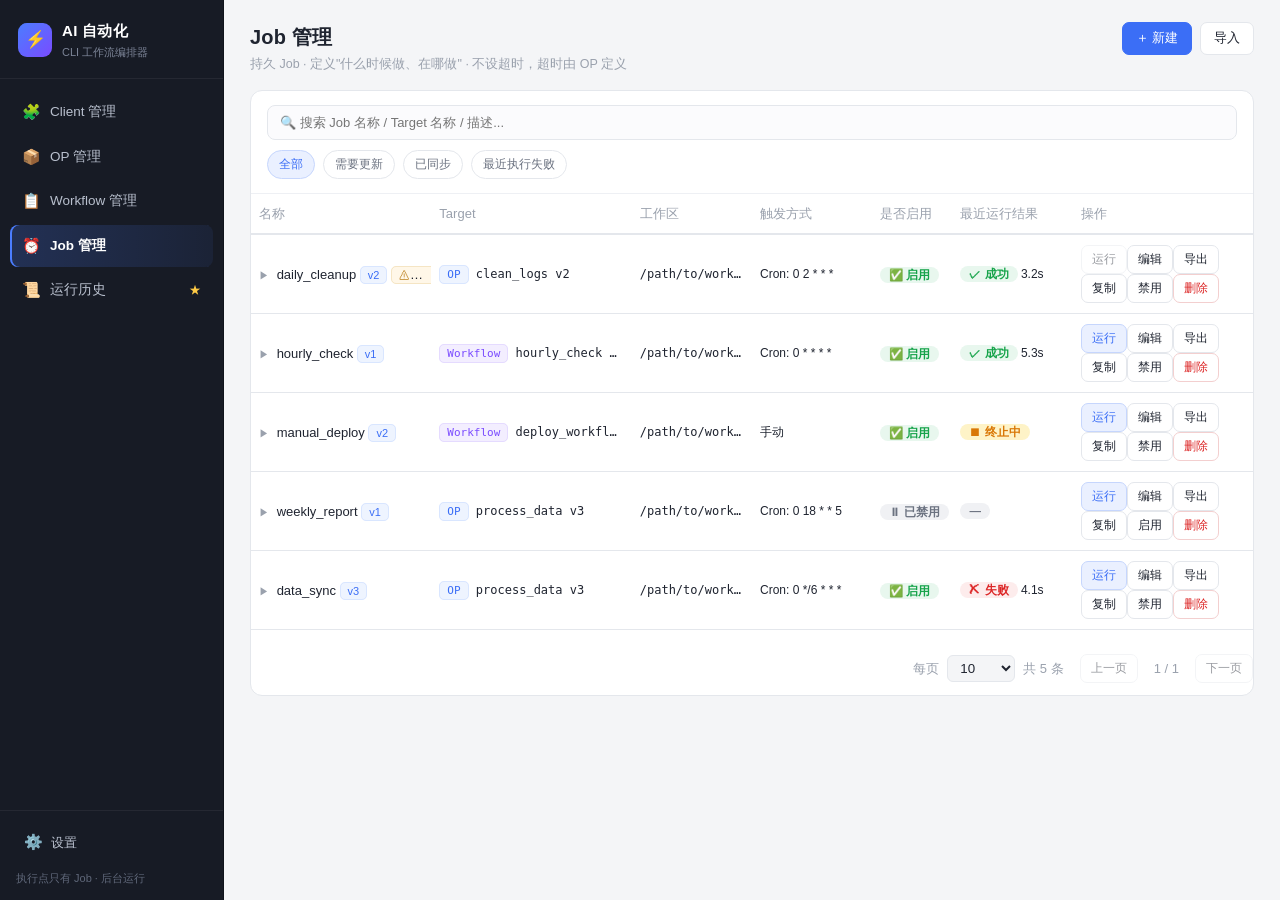
<file: docs/cli非交互式/原型图/job.html>
﻿<!DOCTYPE html>
<html lang="zh-CN">
<head>
<meta charset="UTF-8" />
<meta name="viewport" content="width=device-width, initial-scale=1" />
<title>Job 管理 · AI 自动化</title>
<script src="mock-data.js"></script>
<style>
  *{box-sizing:border-box;margin:0;padding:0}
  :root{
    --bg:#f4f5f7;--panel:#fff;--border:#e4e7ec;--border-soft:#eef0f4;
    --text:#1f2430;--text-2:#6b7280;--text-3:#9aa1ad;
    --text-dim:#9aa1ad;   /* N12：补充定义（取 --text-3 同值）；此前多处 var(--text-dim) 无定义 → 灰色层次丢失 */
    --accent:#3b6ef6;--accent-soft:#eaf0ff;
    --sidebar:#171b25;--sidebar-hover:#232838;
    --failed:#dc2626;--failed-bg:#fdecec;
    --success:#16a34a;--success-bg:#e8f7ee;
    --warn:#d97706;--warn-bg:#fff7e8;
  }
  body{font-family:-apple-system,BlinkMacSystemFont,"Segoe UI","PingFang SC","Hiragino Sans GB","Microsoft YaHei",sans-serif;background:var(--bg);color:var(--text);font-size:14px;line-height:1.5;-webkit-font-smoothing:antialiased}
  .app{display:flex;min-height:100vh}

  /* ---------- 左侧固定菜单栏 ---------- */
  .sidebar{width:224px;flex:0 0 224px;background:var(--sidebar);color:#c8cedb;display:flex;flex-direction:column;position:sticky;top:0;height:100vh;border-right:1px solid #0f131b}
  .brand{display:flex;align-items:center;gap:10px;padding:20px 18px 18px;border-bottom:1px solid rgba(255,255,255,.06)}
  .brand-mark{width:34px;height:34px;border-radius:9px;background:linear-gradient(135deg,#4b7dff,#7a4bff);display:flex;align-items:center;justify-content:center;font-size:17px;flex:0 0 34px}
  .brand-name{color:#fff;font-size:15px;font-weight:600;letter-spacing:.3px}
  .brand-desc{font-size:11px;color:#7d8598;margin-top:1px}
  .menu{padding:12px 10px;display:flex;flex-direction:column;gap:2px;flex:1}
  .menu-item{display:flex;align-items:center;gap:10px;width:100%;padding:10px 12px;border:0;border-radius:8px;background:transparent;color:#b9c0ce;font-size:13.5px;font-family:inherit;text-align:left;cursor:pointer;text-decoration:none;transition:background .15s,color .15s}
  .menu-item:hover{background:var(--sidebar-hover);color:#e8ecf4}
  .menu-item.active{background:linear-gradient(90deg,rgba(75,125,255,.22),rgba(75,125,255,.08));color:#fff;font-weight:600;box-shadow:inset 2px 0 0 #4b7dff}
  .mi-icon{font-size:15px;width:18px;text-align:center}
  .star{margin-left:auto;color:#ffcb45;font-size:12px}
  .sidebar-foot{padding:12px 12px 14px;font-size:11px;color:#5f6779;border-top:1px solid rgba(255,255,255,.06)}
  .foot-settings{display:flex;align-items:center;gap:9px;width:100%;padding:8px 12px;margin-bottom:8px;border:0;border-radius:8px;background:transparent;color:#b9c0ce;font-size:13px;font-family:inherit;text-align:left;cursor:pointer;text-decoration:none;transition:background .15s,color .15s}
  .foot-settings:hover{background:var(--sidebar-hover);color:#e8ecf4}
  .foot-settings.active{background:linear-gradient(90deg,rgba(75,125,255,.22),rgba(75,125,255,.08));color:#fff;font-weight:600;box-shadow:inset 2px 0 0 #4b7dff}
  .foot-hint{padding:0 4px;color:#5f6779}

  /* ---------- 右侧内容区 ---------- */
  .content{flex:1;min-width:0;padding:22px 26px 40px}
  .view{display:none}
  .view.active{display:block}

  .page-head{display:flex;align-items:flex-start;justify-content:space-between;gap:16px;flex-wrap:wrap;margin-bottom:16px}
  .page-head h1{font-size:20px;font-weight:650;letter-spacing:.2px}
  .page-head .sub{font-size:12.5px;color:var(--text-3);margin-top:3px}
  .head-actions{display:flex;align-items:center;gap:8px}
  .back-link{display:inline-flex;align-items:center;gap:6px;font-size:13px;color:var(--text-2);cursor:pointer;background:none;border:0;font-family:inherit;padding:0;margin-bottom:12px}
  .back-link:hover{color:var(--accent)}

  /* 按钮 */
  .btn{font-family:inherit;font-size:12.5px;padding:7px 13px;border-radius:7px;border:1px solid var(--border);background:#fff;color:var(--text);cursor:pointer;transition:background .15s,border-color .15s,color .15s;white-space:nowrap}
  .btn:hover{background:#f7f8fa;border-color:#d2d7de}
  .btn-sm{padding:5px 10px;font-size:12px}
  .btn-primary{background:var(--accent);border-color:var(--accent);color:#fff;font-weight:500}
  .btn-primary:hover{background:#2f5fe0;border-color:#2f5fe0}
  .btn-ghost-primary{color:var(--accent);border-color:#c6d6fd;background:var(--accent-soft)}
  .btn-ghost-primary:hover{background:#dde8ff}
  .btn-danger{color:var(--failed);border-color:#f3cfcf;background:#fff}
  .btn-danger:hover{background:#fdf2f2}
  .btn:disabled{opacity:.45;cursor:not-allowed}

  /* 卡片 / 工具栏 */
  .card{background:var(--panel);border:1px solid var(--border);border-radius:12px;overflow:hidden}
  .toolbar{padding:14px 16px;border-bottom:1px solid var(--border-soft)}
  .search{width:100%;padding:9px 12px;border:1px solid var(--border);border-radius:8px;font-family:inherit;font-size:13px;outline:none;background:#fbfbfd}
  .search:focus{border-color:#b9cbfb;background:#fff;box-shadow:0 0 0 3px rgba(59,110,246,.09)}
  .filters{display:flex;gap:8px;flex-wrap:wrap;margin-top:10px}
  .chip{font-family:inherit;font-size:12px;padding:5px 11px;border-radius:999px;border:1px solid var(--border);background:#fff;color:var(--text-2);cursor:pointer}
  .chip:hover{border-color:#c9d3e5;color:var(--text)}
  .chip.active{background:var(--accent-soft);border-color:#c6d6fd;color:var(--accent);font-weight:500}

  /* Job 列表卡片 */
  .job-card{display:flex;align-items:flex-start;gap:13px;padding:15px 16px;border-bottom:1px solid var(--border-soft);transition:background .12s;flex-wrap:wrap}
  .expand-arrow{display:inline-block;font-size:10px;color:var(--text-3);transition:transform .15s;width:14px}
  .job-card.expanded .expand-arrow{transform:rotate(90deg)}
  .detail-panel{width:100%;padding:12px 16px 16px 40px;background:var(--bg-soft,#f9fafc);border-bottom:1px solid var(--border-soft)}
  .detail-table{width:100%;border-collapse:collapse;font-size:13px}
  .detail-table td{padding:6px 10px;border-bottom:1px solid var(--border-soft);vertical-align:top}
  .detail-table .dt-k{color:var(--text-3);width:90px;white-space:nowrap;font-weight:500}
  .detail-table .dt-v{color:var(--text)}
  .detail-table .mono{font-family:ui-monospace,SFMono-Regular,Menlo,Consolas,monospace;font-size:12px}
  .sub-table{width:100%;border-collapse:collapse;font-size:12px}
  .sub-table td{padding:3px 8px;border-bottom:1px solid var(--border-soft)}
  .sub-table .st-name{font-family:ui-monospace,SFMono-Regular,Menlo,Consolas,monospace;width:180px}
  .job-card:last-child{border-bottom:0}
  .job-card:hover{background:#fafbfd}
  .job-icon{width:34px;height:34px;flex:0 0 34px;border-radius:9px;background:#f3f5f9;border:1px solid var(--border-soft);display:flex;align-items:center;justify-content:center;font-size:15px}
  .job-main{flex:1;min-width:0}
  .job-title{display:flex;align-items:center;gap:8px;flex-wrap:wrap}
  .job-name{font-size:14px;font-weight:620}
  .job-sub{font-size:12.5px;color:var(--text-2);margin-top:6px;display:flex;gap:10px;flex-wrap:wrap;align-items:center}
  .job-sub .k{color:var(--text-3)}
  .job-last{font-size:12.5px;color:var(--text-2);margin-top:5px;display:flex;gap:10px;flex-wrap:wrap;align-items:center}
  .job-actions{display:flex;gap:6px;align-items:center;padding-top:2px}

  .tag{font-size:11px;padding:2px 7px;border-radius:5px;background:#f1f3f7;color:#5b6474;border:1px solid #e6e9ef;white-space:nowrap}
  .tag-ver{background:#eef4ff;color:#3b6ef6;border-color:#d9e6ff}
  .tag-op{background:#eef4ff;color:#3b6ef6;border-color:#d9e6ff}
  .tag-wf{background:#f3eeff;color:#7a4bff;border-color:#e5dbff}
  .tag-warn{background:#fff7e8;color:#b4740a;border-color:#f5e5c4}
  .mono{font-family:ui-monospace,SFMono-Regular,Menlo,Consolas,monospace;font-size:12px}

  .badge{font-size:11.5px;font-weight:600;padding:2px 9px;border-radius:999px;white-space:nowrap}
  .badge-success{color:var(--success);background:var(--success-bg)}
  .badge-failed{color:var(--failed);background:var(--failed-bg)}
  .badge-off{color:#6b7280;background:#f0f1f4}
  .badge-timeout{color:#b45309;background:#fef3c7}
  .badge-running{color:#1d6df0;background:rgba(29,109,240,.1)}
  .badge-waiting{color:#6b7280;background:#f0f1f4}
  .badge-terminating{color:#d97706;background:#fef3c7}

  /* ---------- 编辑器 ---------- */
  .editor-card{background:var(--panel);border:1px solid var(--border);border-radius:12px;overflow:hidden;max-width:720px}
  .editor-head{display:flex;align-items:center;gap:10px;padding:16px 20px;border-bottom:1px solid var(--border-soft)}
  .editor-head h2{font-size:16px;font-weight:620;display:flex;align-items:center;gap:8px}
  .editor-body{padding:20px}

  .field{margin-bottom:16px}
  .field:last-child{margin-bottom:0}
  .field label{display:block;font-size:12.5px;color:var(--text-2);margin-bottom:5px;font-weight:500}
  .field input[type=text],.field input[type=number],.field select,.field textarea{
    width:100%;padding:8px 11px;border:1px solid var(--border);border-radius:7px;
    font-family:inherit;font-size:13px;outline:none;background:#fbfbfd;
  }
  .field input:focus,.field select:focus,.field textarea:focus{border-color:#b9cbfb;background:#fff;box-shadow:0 0 0 3px rgba(59,110,246,.09)}
  .field .hint{font-size:11.5px;color:var(--text-3);margin-top:4px}
  .form-row{display:flex;gap:12px;flex-wrap:wrap}
  .form-row .field{flex:1;min-width:180px}

  .radio-group{display:flex;gap:16px;flex-wrap:wrap;padding:4px 0}
  .radio-group label{display:flex;align-items:center;gap:6px;font-size:13px;color:var(--text);cursor:pointer;font-weight:400}
  .radio-group input[type=radio]{accent-color:var(--accent);width:15px;height:15px}

  .section-title{font-size:13px;font-weight:600;color:var(--text-2);margin:18px 0 10px;padding-bottom:6px;border-bottom:1px solid var(--border-soft);display:flex;align-items:center;justify-content:space-between}
  .section-title:first-of-type{margin-top:0}

  .editor-foot{display:flex;justify-content:flex-end;gap:8px;padding:16px 20px;border-top:1px solid var(--border-soft);background:#fafbfd}

  /* 初始入参表格（name 只读，value 可编辑） */
  .input-table{width:100%;border:1px solid var(--border);border-radius:8px;overflow:hidden;font-size:12.5px}
  .input-table .it-head,.input-table .it-row{display:grid;grid-template-columns:1.2fr 2fr;gap:8px;padding:8px 10px;align-items:center}
  .input-table .it-head{background:#f7f8fb;color:var(--text-3);font-weight:600;font-size:11.5px;border-bottom:1px solid var(--border)}
  .input-table .it-row{border-bottom:1px solid var(--border-soft);background:#fff}
  .input-table .it-row:last-child{border-bottom:0}
  .input-table .it-name{font-family:ui-monospace,SFMono-Regular,Menlo,Consolas,monospace;font-size:12.5px;color:var(--text-2)}
  .input-table .it-row input{width:100%;padding:5px 8px;border:1px solid var(--border);border-radius:5px;font-family:inherit;font-size:12.5px;outline:none;background:#fbfbfd}
  .input-table .it-row input:focus{border-color:#b9cbfb;background:#fff}
  .input-table .it-empty{padding:14px;text-align:center;color:var(--text-3);font-size:12.5px;background:#fbfbfd}

  /* 触发方式 / 并发 */
  .cron-row{display:flex;align-items:center;gap:10px;margin-top:8px;padding-left:24px}
  .cron-row input{flex:1;padding:8px 11px;border:1px solid var(--border);border-radius:7px;font-family:ui-monospace,Menlo,Consolas,monospace;font-size:13px;outline:none;background:#fbfbfd}
  .cron-row input:focus{border-color:#b9cbfb;background:#fff;box-shadow:0 0 0 3px rgba(59,110,246,.09)}

  .info-box{background:#f7f9fd;border:1px solid #e2e9f7;border-radius:8px;padding:10px 13px;font-size:12.5px;color:#4a5a7a;margin-top:8px;display:flex;gap:8px;align-items:flex-start}
  .info-box.warn{background:#fff8e9;border-color:#f3e4bd;color:#96660a}

  .target-config{display:none}
  .target-config.active{display:block}

  /* ---------- 弹窗 ---------- */
  .overlay{position:fixed;inset:0;background:rgba(23,27,37,.5);display:none;align-items:center;justify-content:center;z-index:50;padding:20px}
  .overlay.active{display:flex}
  .modal{background:#fff;border-radius:12px;width:100%;max-width:520px;box-shadow:0 18px 48px rgba(0,0,0,.18);overflow:hidden;max-height:90vh;display:flex;flex-direction:column}
  .modal-head{padding:16px 20px;border-bottom:1px solid var(--border-soft);font-size:15px;font-weight:620}
  .modal-body{padding:20px;overflow-y:auto}
  .modal-foot{display:flex;justify-content:flex-end;gap:8px;padding:14px 20px;border-top:1px solid var(--border-soft);background:#fafbfd}
  .modal .field{margin-bottom:14px}
  .modal .field:last-child{margin-bottom:0}
  .modal .field label{display:block;font-size:12.5px;color:var(--text-2);margin-bottom:5px;font-weight:500}
  .modal .field input,.modal .field select{width:100%;padding:8px 11px;border:1px solid var(--border);border-radius:7px;font-family:inherit;font-size:13px;outline:none;background:#fbfbfd}
  .modal .field input:focus,.modal .field select:focus{border-color:#b9cbfb;background:#fff;box-shadow:0 0 0 3px rgba(59,110,246,.09)}

  .summary{background:#f7f9fd;border:1px solid #e2e9f7;border-radius:8px;padding:12px 14px;font-size:12.5px;line-height:1.9}
  .summary .k{color:var(--text-3);display:inline-block;min-width:80px}
  .summary .v{color:var(--text)}

  .option-list{display:flex;flex-direction:column;gap:10px}
  .option-item{display:flex;align-items:flex-start;gap:9px;padding:11px 13px;border:1px solid var(--border);border-radius:9px;cursor:pointer;transition:border-color .15s,background .15s}
  .option-item:hover{border-color:#c9d3e5}
  .option-item.selected{border-color:#b9cbfb;background:#f5f8ff}
  .option-item input[type=radio]{accent-color:var(--accent);width:15px;height:15px;margin-top:2px}
  .opt-title{font-size:13.5px;font-weight:600}
  .opt-desc{font-size:12px;color:var(--text-3);margin-top:2px}

  .file-row{display:flex;align-items:center;gap:10px;padding:12px 14px;border:1.5px dashed #d3dae6;border-radius:9px;background:#fbfcfe;font-size:13px;color:var(--text-2)}
  .tree{font-family:ui-monospace,SFMono-Regular,Menlo,Consolas,monospace;font-size:12px;color:var(--text-2);line-height:1.9;background:#f7f9fd;border:1px solid #e2e9f7;border-radius:8px;padding:12px 14px;margin-top:12px;white-space:pre;max-height:280px;overflow:auto}
  .required{color:var(--failed);margin-left:2px}
</style>
</head>
<body>
<div class="app">

  <!-- ==================== 左侧固定菜单栏 ==================== -->
  <aside class="sidebar">
    <div class="brand">
      <div class="brand-mark">⚡</div>
      <div>
        <div class="brand-name">AI 自动化</div>
        <div class="brand-desc">CLI 工作流编排器</div>
      </div>
    </div>
    <nav class="menu">
      <a class="menu-item" href="client.html"><span class="mi-icon">🧩</span>Client 管理</a>
      <a class="menu-item" href="op.html"><span class="mi-icon">📦</span>OP 管理</a>
      <a class="menu-item" href="workflow.html"><span class="mi-icon">📋</span>Workflow 管理</a>
      <a class="menu-item active" href="job.html"><span class="mi-icon">⏰</span>Job 管理</a>
      <a class="menu-item" href="index.html"><span class="mi-icon">📜</span>运行历史<span class="star">★</span></a>
    </nav>
    <div class="sidebar-foot">
      <a class="foot-settings" href="settings.html"><span class="mi-icon">⚙️</span>设置</a>
      <div class="foot-hint">执行点只有 Job · 后台运行</div>
    </div>
  </aside>

  <!-- ==================== 右侧内容区 ==================== -->
  <main class="content">

    <!-- ========== 列表视图 ========== -->
    <div class="view active" id="view-list">
      <div class="page-head">
        <div>
          <h1>Job 管理</h1>
          <p class="sub">持久 Job · 定义"什么时候做、在哪做" · 不设超时，超时由 OP 定义</p>
        </div>
        <div class="head-actions">
          <button class="btn btn-primary" onclick="openEditor('')">＋ 新建</button>
          <button class="btn" onclick="openImportModal()">导入</button>
        </div>
      </div>

      <div class="card">
        <div class="toolbar">
          <input class="search" id="jobSearch" placeholder="🔍 搜索 Job 名称 / Target 名称 / 描述..." oninput="applyJobFilters()" />
          <div class="filters" id="jobChips">
            <button class="chip active" data-filter="all" onclick="selectJobChip(this)">全部</button>
            <button class="chip" data-filter="needs_update" onclick="selectJobChip(this)">需要更新</button>
            <button class="chip" data-filter="synced" onclick="selectJobChip(this)">已同步</button>
            <button class="chip" data-filter="last_failed" onclick="selectJobChip(this)">最近执行失败</button>
          </div>
        </div>

        <div id="jobList"></div>

        <!-- 分页控件 -->
        <div class="pagination" style="display:flex;align-items:center;justify-content:flex-end;gap:16px;padding:12px 0;margin-top:12px;font-size:13px;color:var(--text-dim)">
          <div style="display:flex;align-items:center;gap:8px">
            <span>每页</span>
            <select id="pageSize" onchange="changePageSize()" style="padding:4px 8px;border:1px solid var(--border);border-radius:6px;background:var(--bg);color:var(--text)">
              <option value="10">10</option>
              <option value="50">50</option>
              <option value="100">100</option>
              <option value="1000">1000</option>
            </select>
            <span id="totalCount">共 0 条</span>
          </div>
          <div style="display:flex;align-items:center;gap:4px">
            <button class="btn btn-sm" id="prevPage" onclick="changePage(-1)">上一页</button>
            <span id="pageInfo" style="padding:0 12px">1 / 1</span>
            <button class="btn btn-sm" id="nextPage" onclick="changePage(1)">下一页</button>
          </div>
        </div>
      </div>
    </div>

    <!-- ========== 编辑器视图 ========== -->
    <div class="view" id="view-editor">
      <button class="back-link" onclick="closeView()">← 返回</button>

      <div class="editor-card">
        <div class="editor-head">
          <h2>编辑: <span id="editorName">hourly_check</span> <span class="tag tag-ver" id="editorVersion">v1</span></h2>
        </div>

        <div class="editor-body">
          <!-- 名称 / 描述 -->
          <div class="form-row">
            <div class="field">
              <label>名称<span class="required">*</span></label>
              <input type="text" id="jobName" value="hourly_check" maxlength="512" />
            </div>
            <div class="field">
              <label>描述</label>
              <input type="text" id="jobDesc" value="每小时健康检查" />
            </div>
          </div>

          <!-- 目标类型（新建时无勾选） -->
          <div class="field">
            <label>目标类型</label>
            <div class="radio-group">
              <label><input type="radio" name="targetKind" value="op" onchange="switchTarget('op')" /> 单个 OP</label>
              <label><input type="radio" name="targetKind" value="workflow" onchange="switchTarget('workflow')" /> 整个 Workflow</label>
            </div>
          </div>

          <!-- OP target（选择"单个 OP"时显示） -->
          <div class="target-config" id="target-op">
            <div class="field">
              <label>OP<span class="required">*</span></label>
              <select id="opSelect" onchange="onOpSelected()">
                <option value="">— 请选择 OP —</option>
              </select>
              <div class="hint">ℹ 超时由 OP 定义</div>
            </div>
            <div class="field">
              <label>Client<span class="required">*</span></label>
              <select id="clientSelect">
                <option value="">— 请选择 Client —</option>
              </select>
              <div class="hint">ℹ Client 为 OP 专有，选择后存放在 target 内（target=OP 时必选）</div>
            </div>
          </div>

          <!-- Workflow target（选择"整个 Workflow"时显示） -->
          <div class="target-config" id="target-workflow">
            <div class="field">
              <label>Workflow<span class="required">*</span></label>
              <select id="wfSelect" onchange="onWfSelected()">
                <option value="">— 请选择 Workflow —</option>
              </select>
              <div class="hint">ℹ 超时由各节点引用的 OP 定义</div>
            </div>
          </div>

          <!-- 工作区 -->
          <div class="field">
            <label>工作区<span class="required">*</span></label>
            <div style="display:flex;gap:8px">
              <input type="text" id="jobWorkspace" value="" placeholder="手工输入工作区绝对路径" style="flex:1" />
              <select class="select" id="jobWorkspaceRecent" style="max-width:180px" onchange="pickRecentWorkspace('jobWorkspace', this.value)">
                <option value="">最近使用 ▾</option>
              </select>
            </div>
            <div class="hint">手工输入绝对路径，或从 [最近使用▾]（GET /api/workspaces）点选回填（proposal-01 §19.6）</div>
          </div>

          <!-- 初始入参：name 来源于 OP/Workflow，value 由用户填写 -->
          <div class="section-title">
            <span>初始入参</span>
          </div>
          <div class="input-table" id="inputTable">
            <div class="it-empty">选择 OP 或 Workflow 后，将自动带出参数列表</div>
          </div>

          <!-- 触发方式（新建时无勾选） -->
          <div class="section-title">触发方式</div>
          <div class="radio-group">
            <label><input type="radio" name="triggerKind" value="manual" onchange="switchTrigger('manual')" /> 手动</label>
            <label><input type="radio" name="triggerKind" value="schedule" onchange="switchTrigger('schedule')" /> 定时</label>
          </div>
          <div class="cron-row" id="cronRow" style="display:none">
            <input type="text" id="cronInput" value="" placeholder="Cron 表达式，如 0 * * * *" />
            <label style="display:flex;align-items:center;gap:6px;font-size:12.5px;color:var(--text-2);cursor:pointer">
              <input type="checkbox" id="cronEnabled" checked style="accent-color:var(--accent);width:14px;height:14px" /> 启用
            </label>
          </div>

          <!-- 并发策略（界面中文） -->
          <div class="field" style="margin-top:18px;max-width:260px">
            <label>并发策略</label>
            <select id="concurrency">
              <option value="">— 请选择 —</option>
              <option value="skip">跳过</option>
              <option value="queue">排队</option>
              <option value="parallel">并行</option>
            </select>
          </div>

          <div class="info-box">
            <span>ℹ</span>
            <span>Job 不设超时，超时由 OP 定义</span>
          </div>
        </div>

        <div class="editor-foot">
          <button class="btn" onclick="closeView()">取消</button>
          <button class="btn btn-primary" onclick="openVersionDialog()">保存</button>
        </div>
      </div>
    </div>

    <!-- ========== 手动运行确认视图 ========== -->
    <div class="view" id="view-run">
      <button class="back-link" onclick="closeView()">← 返回</button>

      <div class="editor-card" style="max-width:560px">
        <div class="editor-head">
          <h2>确认执行: <span id="runJobName">manual_deploy</span></h2>
        </div>
        <div class="editor-body">
          <div class="summary" id="runSummary">
            <div><span class="k">即将执行:</span><span class="v" id="runTarget">Workflow: deploy_workflow v2</span></div>
            <div><span class="k">工作区:</span><span class="v mono" id="runWorkspace">/path/to/workspace</span></div>
            <div><span class="k">入参:</span><span class="v" id="runInputs">（无）</span></div>
            <div><span class="k">触发来源:</span><span class="v" id="runTrigger">手动</span></div>
          </div>
          <div class="info-box" style="margin-top:14px">
            <span>ℹ</span>
            <span>确认后将创建 Job Run 并后台执行，执行记录进入运行历史。</span>
          </div>
        </div>
        <div class="editor-foot">
          <button class="btn" onclick="closeView()">取消</button>
          <button class="btn btn-primary" onclick="doRun()">确认执行</button>
        </div>
      </div>
    </div>

  </main>
</div>

<!-- ==================== 保存版本确认弹窗 ==================== -->
<div class="overlay" id="versionModal">
  <div class="modal" style="max-width:440px">
    <div class="modal-head">保存: <span id="versionJobName">hourly_check</span></div>
    <div class="modal-body">
      <div style="font-size:13px;color:var(--text-2);margin-bottom:14px">
        当前版本: <strong id="versionCurrent" style="color:var(--text)">v1</strong>
      </div>
      <div style="font-size:13px;color:var(--text-2);margin-bottom:10px">是否更新版本？</div>
      <div class="option-list">
        <label class="option-item" onclick="selectVersionOption(this)">
          <input type="radio" name="versionOpt" value="update" />
          <div>
            <div class="opt-title" id="verOptTitleUpdate">更新版本（v1 → v2）</div>
            <div class="opt-desc">创建新版本，历史运行记录保留旧版本快照</div>
          </div>
        </label>
        <label class="option-item selected" onclick="selectVersionOption(this)">
          <input type="radio" name="versionOpt" value="keep" checked />
          <div>
            <div class="opt-title" id="verOptTitleKeep">不更新版本（覆盖 v1）</div>
            <div class="opt-desc">默认选项，覆盖当前版本定义</div>
          </div>
        </label>
      </div>
    </div>
    <div class="modal-foot">
      <button class="btn" onclick="closeModal('versionModal')">取消</button>
      <button class="btn btn-primary" onclick="doSave()">确认</button>
    </div>
  </div>
</div>

<!-- ==================== 导入弹窗 ==================== -->
<div class="overlay" id="importModal">
  <div class="modal" style="max-width:480px">
    <div class="modal-head">导入 Job</div>
    <div class="modal-body">
      <div style="font-size:12.5px;color:var(--text-2);margin-bottom:10px">选择 ZIP 文件（在系统文件对话框中导航到目录并选中）</div>
      <div class="file-row">
        <span>📦</span>
        <span class="mono" id="importFileName">未选择文件</span>
        <button class="btn btn-sm" style="margin-left:auto" onclick="triggerImportFile()">选择文件</button>
        <input type="file" id="importFile" accept=".zip" style="display:none" onchange="onImportFileChange(this)" />
      </div>
      <div class="info-box warn" style="margin-top:12px">
        <span>⚠</span>
        <span>若同名 Job 已存在，导入时将提示冲突处理。</span>
      </div>
      <div class="tree" id="importTree" style="display:none"></div>
    </div>
    <div class="modal-foot">
      <button class="btn" onclick="closeModal('importModal')">取消</button>
      <button class="btn btn-primary" id="confirmImportBtn" disabled onclick="confirmImport()">导入</button>
    </div>
  </div>
</div>

<!-- ==================== 导出弹窗 ==================== -->
<div class="overlay" id="exportModal">
  <div class="modal" style="max-width:500px">
    <div class="modal-head">导出 Job</div>
    <div class="modal-body">
      <div class="field">
        <label>文件名</label>
        <input type="text" id="exportFileName" value="job-hourly_check-v1.zip" />
      </div>
      <div class="tree" id="exportTree">job-hourly_check-v1.zip
├── manifest.json
├── job.yaml
├── workflows/
│   └── deploy_workflow.yaml
└── ops/
    ├── check_tests.yaml
    └── ...</div>
      <div class="field" style="margin-top:14px">
        <label>导出目录</label>
        <div style="display:flex;gap:8px">
          <input type="text" id="exportDir" placeholder="未选择目录" style="flex:1" />
          <button class="btn" onclick="pickExportDirectory()">选择</button>
        </div>
        <div class="hint">点击 [选择] 弹出系统文件夹选择框，选中后回填目录名</div>
      </div>
    </div>
    <div class="modal-foot">
      <button class="btn" onclick="closeModal('exportModal')">取消</button>
      <button class="btn btn-primary" id="confirmExportBtn" disabled onclick="confirmExport()">导出</button>
    </div>
  </div>
</div>

<script>
  /* ==================== 视图切换 ==================== */
  var views = {
    list: document.getElementById('view-list'),
    editor: document.getElementById('view-editor'),
    run: document.getElementById('view-run')
  };

  function showView(name) {
    Object.keys(views).forEach(function (k) {
      views[k].classList.toggle('active', k === name);
    });
    window.scrollTo({ top: 0, behavior: 'smooth' });
  }

  function closeView() {
    showView('list');
  }

  /* ==================== 分页状态 ==================== */
  var allJobs = [];
  var fetchedJobs = [];   // 最近一次接口返回的全量列表（前端 mock 过滤的数据源）
  var currentPage = 1;
  var pageSize = 10;
  var jobChipFilter = 'all';   // G12：Job 状态 chip（全部 / 需要更新 / 已同步 / 最近执行失败）

  /* G12：搜索框 + chip 生效（proposal-01 §18.1.1：Job 搜索匹配 名称 / Target 名称 / 描述；§18.1.2：状态 chip）
     §18.1.3 注：原型阶段以前端 mock 过滤模拟；needsUpdate / 最近执行失败维度与 crud-04 3.4.1 查询参数同义 */
  function applyJobFilters() {
    var kw = (document.getElementById('jobSearch').value || '').trim().toLowerCase();
    allJobs = fetchedJobs.filter(function (j) {
      if (jobChipFilter === 'needs_update' && !j.needsUpdate) return false;
      if (jobChipFilter === 'synced' && j.needsUpdate) return false;
      if (jobChipFilter === 'last_failed') {
        var lr = j.lastRun;
        if (!lr || !(lr.status === 'failed' || lr.status === 'timeout' || lr.status === 'cancelled')) return false;   // crud-04 failed=true 口径
      }
      if (kw) {
        var hay = [j.name, targetNameOf(j), j.description || ''].join(' ').toLowerCase();
        if (hay.indexOf(kw) < 0) return false;
      }
      return true;
    });
    currentPage = 1;
    renderJobList();
  }
  function selectJobChip(el) {
    document.querySelectorAll('#jobChips .chip').forEach(function (c) { c.classList.remove('active'); });
    el.classList.add('active');
    jobChipFilter = el.dataset.filter || 'all';
    applyJobFilters();
  }

  /* M8：工作区选择器 = 手工输入 + [最近使用▾]（GET /api/workspaces 回填；proposal-01 §19.6） */
  function loadRecentWorkspaces() {
    mockFetch('/api/workspaces').then(function (res) {
      var items = (res && res.items) || [];
      var sel = document.getElementById('jobWorkspaceRecent');
      if (!sel) return;
      sel.innerHTML = '<option value="">最近使用 ▾</option>' + items.map(function (w) {
        return '<option value="' + escText(w) + '">' + escText(w) + '</option>';
      }).join('');
    });
  }
  function pickRecentWorkspace(inputId, value) {
    if (!value) return;
    var input = document.getElementById(inputId);
    if (input) input.value = value;
  }

  function changePageSize() {
    pageSize = parseInt(document.getElementById('pageSize').value);
    currentPage = 1;
    renderJobList();
  }

  function changePage(delta) {
    currentPage += delta;
    renderJobList();
  }

  /* ==================== 渲染 Job 列表 ==================== */
  function renderJobList(jobs) {
    if (jobs) { allJobs = jobs; }
    var container = document.getElementById('jobList');

    var total = allJobs.length;
    var totalPages = Math.max(1, Math.ceil(total / pageSize));
    if (currentPage > totalPages) currentPage = totalPages;
    var start = (currentPage - 1) * pageSize;
    var end = Math.min(start + pageSize, total);
    var pageData = allJobs.slice(start, end);

    // 表头
    var html = '<table style="width:100%;border-collapse:collapse;font-size:13px;table-layout:fixed">' +
      '<thead>' +
        '<tr style="border-bottom:2px solid var(--border)">' +
          '<th style="text-align:left;padding:10px 8px;color:var(--text-dim);font-weight:500;width:18%">名称</th>' +
          '<th style="text-align:left;padding:10px 8px;color:var(--text-dim);font-weight:500;width:20%">Target</th>' +
          '<th style="text-align:left;padding:10px 8px;color:var(--text-dim);font-weight:500;width:12%">工作区</th>' +
          '<th style="text-align:left;padding:10px 8px;color:var(--text-dim);font-weight:500;width:12%">触发方式</th>' +
          '<th style="text-align:left;padding:10px 8px;color:var(--text-dim);font-weight:500;width:8%">是否启用</th>' +
          '<th style="text-align:left;padding:10px 8px;color:var(--text-dim);font-weight:500;width:12%">最近运行结果</th>' +
          '<th style="text-align:left;padding:10px 8px;color:var(--text-dim);font-weight:500;width:18%">操作</th>' +
        '</tr>' +
      '</thead>' +
      '<tbody>';

    pageData.forEach(function(j) {
      var enabledBadge = j.enabled
        ? '<span class="badge badge-success">✅ 启用</span>'
        : '<span class="badge badge-off">⏸ 已禁用</span>';
      var warnTag = j.needsUpdate ? ' <span class="tag tag-warn">⚠ 需要更新</span>' : '';
      // S3：trigger / target 为 null 时列表渲染必须容错（crud-04 3.4.3 已在接口侧拦截，前端不再抛 TypeError）
      var cronText = (j.trigger && j.trigger.kind === 'schedule') ? 'Cron: ' + (j.trigger.cron || '') : '手动';
      var targetType = (j.target && j.target.kind === 'op') ? 'OP' : 'Workflow';
      var targetName = targetNameOf(j);
      var targetVersion = j.target ? (j.target.kind === 'op' ? j.target.opVersion : j.target.workflowVersion) : null;
      var workspace = j.workspace || '-';
      // G10：直接用列表项返回的 lastRun 摘要（crud-04 3.4.1 固定 5 字段），不再前端 join 全量 Run
      var lr = j.lastRun || null;
      var lastStatus = !lr ? '<span class="badge badge-off">—</span>'
        : lr.status === 'success' ? '<span class="badge badge-success">✓ 成功</span>'
        : lr.status === 'failed' ? '<span class="badge badge-failed">✗ 失败</span>'
        : lr.status === 'timeout' ? '<span class="badge badge-timeout">⏱ 超时</span>'
        : lr.status === 'cancelled' ? '<span class="badge badge-off">⊘ 已取消</span>'
        : lr.status === 'waiting' ? '<span class="badge badge-waiting">⏳ 等待中</span>'
        : lr.status === 'terminating' ? '<span class="badge badge-terminating">⏹ 终止中</span>'
        : '<span class="badge badge-running">● 运行中</span>';
      var lastDuration = (!lr || lr.durationMs == null) ? '' : ' ' + (lr.durationMs / 1000).toFixed(1) + 's';
      var runBtn = j.needsUpdate
        ? '<button class="btn btn-sm" disabled title="需要更新后才能运行">运行</button>'
        : '<button class="btn btn-sm btn-ghost-primary" data-action="run" data-name="' + escText(j.name) + '" data-target-type="' + escText(targetType) + '" data-target-name="' + escText(targetName) + '" data-target-version="v' + escText(targetVersion) + '">运行</button>';   // R6-S1：data-* 传参
      var toggleBtn = j.enabled
        ? '<button class="btn btn-sm" data-action="toggle-job" data-name="' + escText(j.name) + '">禁用</button>'
        : '<button class="btn btn-sm" data-action="toggle-job" data-name="' + escText(j.name) + '">启用</button>';
      html += '<tr style="border-bottom:1px solid var(--border)">' +
        '<td style="padding:10px 8px;cursor:pointer;white-space:nowrap;overflow:hidden;text-overflow:ellipsis" data-action="toggle-detail" data-name="' + escText(j.name) + '" data-version="v' + escText(j.version) + '" data-target-kind="' + escText(j.target ? j.target.kind : '') + '">' +
          '<span class="expand-arrow">▶</span> <span style="font-weight:500">' + escText(j.name) + '</span> <span class="tag tag-ver">v' + escText(j.version) + '</span>' + warnTag +
        '</td>' +
        '<td style="padding:10px 8px;font-family:monospace;font-size:12px;overflow:hidden;text-overflow:ellipsis;white-space:nowrap">' +
          '<span class="tag ' + ((j.target && j.target.kind === 'op') ? 'tag-op' : 'tag-wf') + '">' + escText(targetType) + '</span> ' + escText(targetName) + ' v' + escText(targetVersion) +
        '</td>' +
        '<td style="padding:10px 8px;font-family:monospace;font-size:12px;overflow:hidden;text-overflow:ellipsis;white-space:nowrap">' + escText(workspace) + '</td>' +
        '<td style="padding:10px 8px;font-size:12px">' + escText(cronText) + '</td>' +
        '<td style="padding:10px 8px">' + enabledBadge + '</td>' +
        '<td style="padding:10px 8px;font-size:12px">' + lastStatus + lastDuration + '</td>' +
        '<td style="padding:10px 8px">' +
          runBtn +
          '<button class="btn btn-sm" data-action="edit" data-name="' + escText(j.name) + '" data-target-kind="' + escText(j.target ? j.target.kind : '') + '">编辑</button>' +
          '<button class="btn btn-sm" data-action="export" data-name="' + escText(j.name) + '" data-version="v' + escText(j.version) + '" data-target-kind="' + escText(j.target ? j.target.kind : '') + '">导出</button>' +
          '<button class="btn btn-sm" data-action="copy" data-name="' + escText(j.name) + '">复制</button>' +
          toggleBtn +
          '<button class="btn btn-sm btn-danger" data-action="del" data-name="' + escText(j.name) + '">删除</button>' +
        '</td>' +
      '</tr>' +
      '<tr class="detail-row" style="display:none">' +
        '<td colspan="7" style="padding:0;background:var(--bg-hover, #f8f9fa)">' +
          '<div class="detail-panel" style="display:none"></div>' +
        '</td>' +
      '</tr>';
    });
    html += '</tbody></table>';
    container.innerHTML = html;

    // 更新分页信息
    document.getElementById('totalCount').textContent = '共 ' + total + ' 条';
    document.getElementById('pageInfo').textContent = currentPage + ' / ' + totalPages;
    document.getElementById('prevPage').disabled = currentPage <= 1;
    document.getElementById('nextPage').disabled = currentPage >= totalPages;
  }
  // 调用接口获取数据（crud-04 3.4.1：列表响应 { items, total, page, page_size }，用 listItems 取数组）
  function refreshJobList() {
    mockFetch('/api/jobs').then(function (res) { fetchedJobs = listItems(res); applyJobFilters(); });
  }
  refreshJobList();
  loadRecentWorkspaces();

  /* R6-S1：列表行一律用 data-* 传参 + 事件委托（name 允许任意 UTF-8 字符，不得拼进 onclick） */
  document.getElementById('jobList').addEventListener('click', function (e) {
    var el = e.target && e.target.closest ? e.target.closest('[data-action]') : null;
    if (!el) return;
    var d = el.dataset;
    switch (d.action) {
      case 'toggle-detail': toggleDetail(el, d.name, d.version, d.targetKind); break;
      case 'run': openRun(d.name, d.targetType, d.targetName, d.targetVersion, '手动'); break;
      case 'edit': openEditor(d.name, d.targetKind); break;
      case 'export': openExport(d.name, d.version, d.targetKind); break;
      case 'copy': copyJob(d.name); break;
      case 'toggle-job': toggleJob(d.name); break;
      case 'del': delJob(d.name); break;
    }
  });

  /* ==================== 行内展开详情（列表） ==================== */
  function toggleDetail(el, name, version, type) {
    var row = el.closest('tr');
    var detailRow = row.nextElementSibling;
    var isOpen = detailRow && detailRow.classList.contains('detail-row') && detailRow.style.display !== 'none';
    // 折叠所有其他展开的
    document.querySelectorAll('.detail-row').forEach(function(r) {
      r.style.display = 'none';
      var p = r.querySelector('.detail-panel');
      if (p) p.style.display = 'none';
    });
    document.querySelectorAll('.expand-arrow').forEach(function(a) {
      a.textContent = '▶';
    });
    if (!isOpen && detailRow) {
      var panel = detailRow.querySelector('.detail-panel');
      if (!panel.dataset.loaded) {
        panel.innerHTML = buildDetailTable(name, version, type);
        panel.dataset.loaded = '1';
      }
      panel.style.display = 'block';
      detailRow.style.display = 'table-row';
      el.querySelector('.expand-arrow').textContent = '▼';
    }
  }

  function buildDetailTable(name, version, type) {
    var job = JOB_BY_NAME[name];
    if (!job) return '<div class="dt-empty">无数据</div>';
    var t = job.target;
    if (!t) return '<table class="detail-table"><tr><td class="dt-k">目标</td><td class="dt-v">未配置</td></tr></table>';   // S3：target 缺失时容错
    var targetText = t.kind === 'op'
      ? 'OP ' + escText(OP_BY_ID[t.opId] ? OP_BY_ID[t.opId].name : '(已删除)') + ' v' + escText(t.opVersion)
      : 'Workflow ' + escText(WORKFLOW_BY_ID[t.workflowId] ? WORKFLOW_BY_ID[t.workflowId].name : '(已删除)') + ' v' + escText(t.workflowVersion);
    var clientName = (t.kind === 'op' && t.clientId)
      ? escText(CLIENT_BY_ID[t.clientId] ? CLIENT_BY_ID[t.clientId].name : '(已删除)')
      : null;
    var cronText = (job.trigger && job.trigger.kind === 'schedule') ? 'Cron: ' + (job.trigger.cron || '') : '手动触发';
    var note = job.needsUpdate ? '需要更新' : '';
    var params = job.inputs || {};

    var html = '<table class="detail-table">';
    html += '<tr>' +
      '<td class="dt-k">类型</td><td class="dt-v">' + (t.kind === 'op' ? 'OP' : 'Workflow') + '</td>' +
      '<td class="dt-k">状态</td><td class="dt-v">' + (job.enabled ? '✅ 启用' : '⏸ 禁用') + '</td>' +
      '<td class="dt-k">备注</td><td class="dt-v">' + (note || '-') + '</td>' +
      '</tr>';
    html += '<tr><td class="dt-k">目标</td><td class="dt-v mono" colspan="5">' + escText(targetText) + '</td></tr>';
    if (clientName) {
      html += '<tr><td class="dt-k">Client</td><td class="dt-v mono" colspan="5">' + escText(clientName) + '（OP 专有，存放于 target）</td></tr>';
    }
    html += '<tr><td class="dt-k">触发方式</td><td class="dt-v mono" colspan="5">' + escText(cronText) + '</td></tr>';
    html += '<tr><td class="dt-k">并发策略</td><td class="dt-v mono" colspan="5">' + escText(job.concurrency || 'skip') + '</td></tr>';

    if (Object.keys(params).length) {
      html += '<tr><td class="dt-k">入参</td><td colspan="5">';
      html += '<table class="sub-table">';
      Object.keys(params).forEach(function(k) {
        html += '<tr><td class="st-name">' + escText(k) + '</td><td>' + escText(params[k]) + '</td></tr>';
      });
      html += '</table>';
      html += '</td></tr>';
    }
    html += '</table>';
    return html;
  }

  /* ==================== 编辑器 ==================== */
  var currentVersion = 'v1';
  var isNewJob = false;
  var editingJobId = null;   // 非空 = 编辑已有 Job（PUT），空 = 新建 / 复制（POST）

  /* 入参名一律取自 mock 数据（OP.inputs / Workflow.inputs），不再硬编码 */

  /* 保留的入参值（切换目标时按 name 保留已有的 value） */
  var inputValues = {};

  /* G13：复制 Job = 以现有配置为模板新建（按 id 定位后回填 target / 触发 / 工作区 / 入参 / 并发，用作新建而不落旧 id） */
  function copyJob(name) {
    var job = JOB_BY_NAME[name];
    if (!job) return;
    openEditor(name + '_copy', (job.target && job.target.kind) || 'workflow', name);
  }

  /* 启用 / 禁用：POST /api/jobs/{jobId}/enable|disable（仅停/开定时，不影响手动运行） */
  function toggleJob(name) {
    var job = JOB_BY_NAME[name];
    if (!job) return;
    var action = job.enabled ? 'disable' : 'enable';
    mockFetch('/api/jobs/' + job.jobId + '/' + action, { method: 'POST' }).then(function () { refreshJobList(); });
  }

  /* 删除 Job：确认后 DELETE /api/jobs/{jobId}（有在途实例时后端返回 409 JOB_HAS_ACTIVE_RUNS） */
  function delJob(name) {
    var job = JOB_BY_NAME[name];
    if (!job) return;
    if (!confirm('确认删除 Job「' + name + '」？运行历史保留，已删 Job 的 Run 不可跳转定义')) return;
    mockFetch('/api/jobs/' + job.jobId, { method: 'DELETE' }).then(function (res) {
      if (res && res.error) { alert(errorText(res)); return; }
      refreshJobList();
    });
  }

  /* openEditor(name, targetKind, copyFromName)
     - name 为空 → 新建（各字段空，目标类型 / 触发方式无勾选）
     - name 为已有 Job 名 → 编辑（editingJobId 非空 → PUT）
     - copyFromName 非空 → 复制（以该 Job 配置回填，name 为新名，editingJobId 保持空 → POST 新建） */
  function openEditor(name, targetKind, copyFromName) {
    var copySrc = copyFromName ? (JOB_BY_NAME[copyFromName] || null) : null;
    var jobDef = copySrc || (name ? JOB_BY_NAME[name] : null);   // 编辑 / 复制时按 mock（API 结构）回填，不硬编码
    var isNew = !jobDef;   // 无任何配置来源 = 全新（复制有来源，但仍是新建：走 POST）
    isNewJob = isNew;
    editingJobId = (jobDef && !copySrc) ? jobDef.jobId : null;

    document.getElementById('editorName').textContent = name || '（未命名）';
    var ver = 'v' + (isNew ? 1 : (jobDef ? jobDef.version : 1));
    document.getElementById('editorVersion').textContent = ver;
    currentVersion = ver;

    document.getElementById('jobName').value = name || '';
    inputValues = (!jobDef) ? {} : Object.assign({}, jobDef.inputs || {});
    document.getElementById('jobDesc').value = jobDef ? (jobDef.description || '') : '';

    // 目标类型
    if (!jobDef) {
      // 新建：不勾选
      document.querySelectorAll('input[name="targetKind"]').forEach(function(r) { r.checked = false; });
      switchTarget('');
      document.getElementById('opSelect').value = '';
      document.getElementById('clientSelect').value = '';
      document.getElementById('wfSelect').value = '';
    } else {
      var kind = (jobDef.target && jobDef.target.kind) || targetKind || 'workflow';
      document.querySelector('input[name="targetKind"][value="' + kind + '"]').checked = true;
      switchTarget(kind);
      if (kind === 'op') {
        // 编辑 / 复制：按 API 结构回填（target.opId / target.clientId）
        document.getElementById('opSelect').value = (jobDef.target.opId) || '';
        document.getElementById('clientSelect').value = (jobDef.target.clientId) || '';
        onOpSelected();
      } else {
        document.getElementById('wfSelect').value = (jobDef.target.workflowId) || '';
        onWfSelected();
      }
    }

    // 工作区
    document.getElementById('jobWorkspace').value = jobDef ? (jobDef.workspace || '') : '';

    // 触发方式
    if (!jobDef) {
      document.querySelectorAll('input[name="triggerKind"]').forEach(function(r) { r.checked = false; });
      document.getElementById('cronRow').style.display = 'none';
      document.getElementById('cronInput').value = '';
      document.getElementById('concurrency').value = '';
      document.getElementById('cronEnabled').checked = true;   // crud-04 3.4.3：enabled 默认 true
    } else {
      // 编辑 / 复制
      var trig = (jobDef.trigger && jobDef.trigger.kind) || 'manual';
      // trigger / cron / enabled / concurrency 均取自数据源
      document.querySelector('input[name="triggerKind"][value="' + trig + '"]').checked = true;
      switchTrigger(trig);
      if (trig === 'schedule') {
        document.getElementById('cronInput').value = (jobDef.trigger && jobDef.trigger.cron) || '0 * * * *';
      }
      document.getElementById('cronEnabled').checked = jobDef.enabled !== false;   // M10：cron 行启用勾选框回填真实 enabled
      document.getElementById('concurrency').value = jobDef.concurrency || 'skip';
    }

    /* inputValues 已在函数开头按 mock 回填，此处不清空（避免覆盖已有入参值） */
    showView('editor');
  }

  function switchTarget(kind) {
    document.getElementById('target-op').classList.toggle('active', kind === 'op');
    document.getElementById('target-workflow').classList.toggle('active', kind === 'workflow');
    if (!kind) {
      // 都不选时，隐藏两个 target 配置，清空初始入参
      document.getElementById('target-op').classList.remove('active');
      document.getElementById('target-workflow').classList.remove('active');
      renderInitialInputs([]);
    }
  }

  function switchTrigger(kind) {
    document.getElementById('cronRow').style.display = (kind === 'schedule') ? 'flex' : 'none';
  }

  /* 下拉选项统一由 mock 数据（API 结构）生成：value = id，label = name */
  function initSelects() {
    document.getElementById('opSelect').innerHTML = '<option value="">— 请选择 OP —</option>' +
      OPS.map(function (o) { return '<option value="' + escText(o.opId) + '">' + escText(o.name) + '</option>'; }).join('');
    document.getElementById('clientSelect').innerHTML = '<option value="">— 请选择 Client —</option>' +
      CLIENTS.map(function (c) { return '<option value="' + escText(c.clientId) + '">' + escText(c.name) + '</option>'; }).join('');
    document.getElementById('wfSelect').innerHTML = '<option value="">— 请选择 Workflow —</option>' +
      WORKFLOWS.map(function (w) { return '<option value="' + escText(w.workflowId) + '">' + escText(w.name) + '</option>'; }).join('');
  }
  initSelects();

  /* 选择 OP 后带出参数（opSelect.value = opId；参数名取自 OP 定义） */
  function onOpSelected() {
    var op = OP_BY_ID[document.getElementById('opSelect').value];
    if (!op) { renderInitialInputs([]); return; }
    renderInitialInputs((op.inputs || []).map(function (i) { return i.name; }));
  }

  /* 选择 Workflow 后带出参数（wfSelect.value = workflowId；参数名取自 Workflow.inputs） */
  function onWfSelected() {
    var wf = WORKFLOW_BY_ID[document.getElementById('wfSelect').value];
    if (!wf) { renderInitialInputs([]); return; }
    renderInitialInputs((wf.inputs || []).map(function (i) { return i.name; }));
  }

  /* 渲染初始入参：name 只读，value 由用户填写 */
  function renderInitialInputs(names) {
    var table = document.getElementById('inputTable');
    if (!names || !names.length) {
      table.innerHTML = '<div class="it-empty">选择 OP 或 Workflow 后，将自动带出参数列表</div>';
      return;
    }
    var html = '<div class="it-head"><span>name（来自 OP / Workflow）</span><span>value</span></div>';
    names.forEach(function(nm) {
      var val = inputValues[nm] != null ? inputValues[nm] : '';
      html += '<div class="it-row">' +
        '<span class="it-name">' + escText(nm) + '</span>' +
        '<input type="text" data-name="' + escText(nm) + '" value="' + escapeAttr(val) + '" placeholder="填写参数值" oninput="onInputValue(this)" />' +
      '</div>';
    });
    table.innerHTML = html;
  }

  function onInputValue(el) {
    inputValues[el.dataset.name] = el.value;
  }

  function escapeAttr(s) {
    return escText(s);   // R6-S1：统一复用 mock-data.js 的 escText（& < > " ' 全部转义），不再只处理 " 与 <
  }

  /* ==================== 手动运行 ==================== */
  function openRun(name, type, target, version, trigger) {
    // M9：运行确认弹窗展示**已配置的参数**（proposal-01 §19.4）：工作区与初始入参取自 Job 配置
    var job = JOB_BY_NAME[name];
    document.getElementById('runJobName').textContent = name;
    document.getElementById('runTarget').textContent = type + ': ' + target + ' ' + version;
    document.getElementById('runTrigger').textContent = trigger;
    var ws = job ? (job.workspace || '') : '';
    document.getElementById('runWorkspace').textContent = ws || '（未配置）';
    var inputs = (job && job.inputs) || {};
    var keys = Object.keys(inputs);
    document.getElementById('runInputs').textContent = keys.length
      ? keys.map(function (k) { return k + ': ' + inputs[k]; }).join('；')
      : '（无）';
    showView('run');
  }

  function doRun() {
    // POST /api/jobs/{jobId}/run —— 手动运行（created 后返回 runId，异步执行）
    // crud-04 3.4.6：手动运行前先校验 needsUpdate（true → 禁止运行）；校验经 GET /api/jobs/{jobId}/needs-update
    var job = JOB_BY_NAME[document.getElementById('runJobName').textContent];
    var p = job
      ? mockFetch('/api/jobs/' + job.jobId + '/needs-update').then(function (nu) {
          // M5：needsUpdate 拦截 → 返回哨兵值，终止后续流程（不得继续执行 / 跳转）
          if (nu && nu.needsUpdate) { alert('该 Job 需要更新，请先更新后再运行'); return { __aborted: true }; }
          return mockFetch('/api/jobs/' + job.jobId + '/run', { method: 'POST' });
        })
      : Promise.resolve({ __aborted: true });
    p.then(function (res) {
      // M5：先判定是否被拦截 / 接口是否报错，均不跳转；只有拿到 runId 才关闭视图并跳转运行历史
      if (res && res.__aborted) return;
      if (res && res.error) { alert(errorText(res)); return; }
      if (!res || !res.runId) return;
      closeView();
      window.location.href = 'index.html';   // 异步投递后自动跳转运行历史
    });
  }

  /* ==================== 保存版本确认 ==================== */
  function openVersionDialog() {
    document.getElementById('versionJobName').textContent =
      document.getElementById('jobName').value || '(未命名)';
    document.getElementById('versionCurrent').textContent = currentVersion;
    // N9：选项文案里的版本号按**当前版本**动态生成（与 #versionCurrent 同源，不再硬编码）
    var curVerNum = parseInt(String(currentVersion).replace(/^v/, ''), 10) || 1;
    document.getElementById('verOptTitleUpdate').textContent = '更新版本（v' + curVerNum + ' → v' + (curVerNum + 1) + '）';
    document.getElementById('verOptTitleKeep').textContent = '不更新版本（覆盖 v' + curVerNum + '）';

    var items = document.querySelectorAll('#versionModal .option-item');
    items.forEach(function (el, i) {
      el.classList.toggle('selected', i === 1);
      el.querySelector('input').checked = (i === 1);
    });
    openModal('versionModal');
  }

  function selectVersionOption(el) {
    document.querySelectorAll('#versionModal .option-item').forEach(function (item) {
      item.classList.remove('selected');
    });
    el.classList.add('selected');
    el.querySelector('input').checked = true;
  }

  function doSave() {
    var opt = document.querySelector('#versionModal input[name="versionOpt"]:checked');
    var bump = !!(opt && opt.value === 'update');
    // S3：保存前先在客户端做必填校验（未选目标 / 触发方式 / 未填名称 / 未选目标对象 / 未填工作区 / 定时未填 cron 均阻止提交）
    var err = validateJobForm();
    if (err) { alert(err); return; }
    var job = collectJobForm();
    // 编辑：PUT /api/jobs/{jobId} {job, bumpVersion}；新建 / 复制：POST /api/jobs
    var req = editingJobId
      ? mockFetch('/api/jobs/' + editingJobId, { method: 'PUT', body: JSON.stringify({ job: job, bumpVersion: bump }) })
      : mockFetch('/api/jobs', { method: 'POST', body: JSON.stringify(job) });
    req.then(function (res) {
      if (res && res.error) { alert(errorText(res)); return; }
      closeModal('versionModal');
      closeView();
      refreshJobList();   // 保存后重新拉取列表（新建 / 复制的 Job 才会出现在列表里）
    });
  }

  /* S3：Job 表单必填校验（crud-04 3.4.3：name / target（target=op 须含 clientId）/ trigger / workspace 缺失→ 400 VALIDATION_ERROR） */
  function validateJobForm() {
    if (!document.getElementById('jobName').value.trim()) return '请填写 Job 名称';
    if (document.getElementById('jobName').value.trim().length > 512) return '名称长度不能超过 512 字符';   // R6-G3：proposal-01:78（与后端 400 同口径）
    var kindEl = document.querySelector('input[name="targetKind"]:checked');
    if (!kindEl) return '请选择目标类型（单个 OP / 整个 Workflow）';
    if (kindEl.value === 'op') {
      if (!document.getElementById('opSelect').value) return '请选择要执行的 OP';
      if (!document.getElementById('clientSelect').value) return '请选择 Client（target=OP 时必选）';
    } else if (!document.getElementById('wfSelect').value) {
      return '请选择要执行的 Workflow';
    }
    var trigEl = document.querySelector('input[name="triggerKind"]:checked');
    if (!trigEl) return '请选择触发方式（手动 / 定时）';
    if (trigEl.value === 'schedule' && !document.getElementById('cronInput').value.trim()) return '请填写 Cron 表达式';
    if (!document.getElementById('jobWorkspace').value.trim()) return '请填写工作区';
    return '';
  }

  /* 编辑器表单 → JobCreateRequest（crud-04 3.4.3） */
  function collectJobForm() {
    var kindEl = document.querySelector('input[name="targetKind"]:checked');
    var trigEl = document.querySelector('input[name="triggerKind"]:checked');
    var target = null;
    if (kindEl && kindEl.value === 'op') {
      var op = OP_BY_ID[document.getElementById('opSelect').value];
      target = { kind: 'op', opId: op ? op.opId : '', opVersion: op ? op.version : null, clientId: document.getElementById('clientSelect').value };
    } else if (kindEl && kindEl.value === 'workflow') {
      var wf = WORKFLOW_BY_ID[document.getElementById('wfSelect').value];
      target = { kind: 'workflow', workflowId: wf ? wf.workflowId : '', workflowVersion: wf ? wf.version : null };
    }
    var trigger = null;
    if (trigEl) trigger = trigEl.value === 'schedule' ? { kind: 'schedule', cron: document.getElementById('cronInput').value } : { kind: 'manual' };
    var inputs = {};
    document.querySelectorAll('#inputTable input[data-name]').forEach(function (el) { inputs[el.dataset.name] = el.value; });
    return {
      name: document.getElementById('jobName').value.trim(),
      description: document.getElementById('jobDesc').value,
      kind: 'persistent',
      target: target,
      trigger: trigger,
      workspace: document.getElementById('jobWorkspace').value,
      inputs: inputs,
      concurrency: document.getElementById('concurrency').value || 'skip',
      // crud-04 3.4.4：PUT 的 job 是**完整 JobCreateRequest**（全量替换），故编辑时把当前启用状态一并提交；
      // M10：定时触发时以 cron 行的「启用」勾选框（#cronEnabled）为准（enabled 默认 true；manual Job 恒视为 true）
      enabled: (trigEl && trigEl.value === 'schedule')
        ? document.getElementById('cronEnabled').checked
        : (editingJobId && JOB_BY_ID[editingJobId] ? !!JOB_BY_ID[editingJobId].enabled : true)
    };
  }

  /* ==================== 导出（后端生成 ZIP 内容，前端选择目录并写入文件） ==================== */
  var exportTargetName = '';
  var exportTargetVersion = '';
  var exportTargetType = '';

  function openExport(name, version, type) {
    exportTargetName = name;
    exportTargetVersion = version;
    exportTargetType = type;
    document.getElementById('exportFileName').value = 'job-' + name + '-' + version + '.zip';   // D4：默认名带 job- 前缀（crud-04 3.4.9）

    var tree = 'job-' + name + '-' + version + '.zip\n' +
      '├── manifest.json   # 含 clients[]（{name,file}）与 bindings[]（绑定关系）\n' +
      '├── job.yaml\n';

    if (type === 'workflow') {
      tree += '├── workflows/\n' +
              '│   └── deploy_workflow.yaml\n' +
              '├── ops/\n' +
              '│   ├── check_tests.yaml\n' +
              '│   └── ...\n' +
              '└── clients/          # 绑定 Client 的完整定义\n' +
              '    └── <clientName>.yaml';
    } else {
      tree += '├── ops/\n' +
              '│   ├── clean_logs.yaml\n' +
              '│   └── ...\n' +
              '└── clients/          # 绑定 Client 的完整定义\n' +
              '    └── <clientName>.yaml';
    }

    document.getElementById('exportTree').textContent = tree;
    document.getElementById('exportDir').value = '';
    document.getElementById('confirmExportBtn').disabled = true;
    openModal('exportModal');
  }
  var exportDirHandle = null;
  function pickExportDirectory() {
    if (window.showDirectoryPicker) {
      window.showDirectoryPicker().then(function (dirHandle) {
        exportDirHandle = dirHandle;
        document.getElementById('exportDir').value = dirHandle.name;
        document.getElementById('confirmExportBtn').disabled = false;
      }).catch(function () {});
    } else {
      alert('当前浏览器不支持直接写入目录，请使用 Chrome 或 Edge 浏览器');
    }
  }
  function base64ToBlob(b64) {
    var bin = atob(b64), arr = new Uint8Array(bin.length);
    for (var i = 0; i < bin.length; i++) arr[i] = bin.charCodeAt(i);
    return new Blob([arr], { type: 'application/zip' });
  }
  function confirmExport() {
    var fileName = document.getElementById('exportFileName').value.trim();
    if (!exportDirHandle) { alert('请先选择导出目录'); return; }
    if (!fileName) { alert('请填写导出文件名'); return; }
    if (/[/\\]|\.\./.test(fileName)) { alert('文件名不能包含 /、\\ 或 ..'); return; }   // D5：全部导出统一校验
    var job = JOB_BY_NAME[exportTargetName];
    // crud-04 3.4.9：POST /api/jobs/{jobId}/export 返回 {zip: base64}，由前端写入所选目录
    mockFetch('/api/jobs/' + (job ? job.jobId : exportTargetName) + '/export', { method: 'POST' })
      .then(function (res) {
        if (res && res.error) throw new Error(errorText(res));
        return exportDirHandle.getFileHandle(fileName, { create: true })
          .then(function (fileHandle) { return fileHandle.createWritable(); })
          .then(function (writable) { writable.write(base64ToBlob(res.zip || '')); return writable.close(); });
      })
      .then(function () {
        alert('已导出：' + exportDirHandle.name + '\\' + fileName);
        closeModal('exportModal');
      })
      .catch(function (err) { alert('导出失败：' + (err && err.message ? err.message : '未知错误')); });
  }

  /* ==================== 弹窗控制 ==================== */
  function openModal(id) {
    document.getElementById(id).classList.add('active');
  }
  function closeModal(id) {
    document.getElementById(id).classList.remove('active');
  }
  document.querySelectorAll('.overlay').forEach(function (ov) {
    ov.addEventListener('click', function (e) {
      if (e.target === ov) ov.classList.remove('active');
    });
  });

  /* ==================== 导入文件选择 ==================== */
  var importFileB64 = null;   // 所选 .zip 的 base64（导入请求体为 { zip: <base64> }，见 crud-04 3.4.10）
  function openImportModal() {
    importFileB64 = null;
    document.getElementById('importFileName').textContent = '未选择文件';
    document.getElementById('importFile').value = '';
    document.getElementById('confirmImportBtn').disabled = true;
    document.getElementById('importTree').style.display = 'none';
    document.getElementById('importTree').textContent = '';
    openModal('importModal');
  }
  function triggerImportFile() {
    document.getElementById('importFile').click();
  }
  function onImportFileChange(input) {
    var file = input.files[0];
    if (!file) return;
    importFileB64 = null;
    document.getElementById('importFileName').textContent = file.name;
    document.getElementById('confirmImportBtn').disabled = true;   // 读到 base64 后才可提交
    var tree = document.getElementById('importTree');
    tree.style.display = 'block';
    tree.textContent = file.name + '\n（ZIP 压缩包，大小 ' + (file.size / 1024).toFixed(1) + ' KB）\n正在读取…';
    // 导入请求体是 { zip: <base64> }，故先在浏览器内把所选 .zip 读成 base64（取 data URL 逗号后的部分）
    var reader = new FileReader();
    reader.onload = function () {
      var s = String(reader.result || '');
      importFileB64 = s.indexOf(',') >= 0 ? s.slice(s.indexOf(',') + 1) : s;
      document.getElementById('confirmImportBtn').disabled = false;
      tree.textContent = file.name + '\n（ZIP 压缩包，大小 ' + (file.size / 1024).toFixed(1) + ' KB）';
    };
    reader.onerror = function () {
      alert('读取文件失败，请重新选择');
    };
    reader.readAsDataURL(file);
  }
  function confirmImport() {
    if (!importFileB64) { alert('请先选择要导入的 ZIP 文件'); return; }
    // crud-04 3.4.10：POST /api/jobs/import {zip: base64} —— 同名 409
    mockFetch('/api/jobs/import', { method: 'POST', body: JSON.stringify({ zip: importFileB64 }) })
      .then(function (res) {
        if (res && res.error) throw new Error(errorText(res));
        alert('已导入：' + (res.name || '') + '（导入成功）');
        closeModal('importModal');
        refreshJobList();   // 导入后刷新列表
      })
      .catch(function (err) { alert('导入失败：' + (err && err.message ? err.message : '未知错误')); });
  }

  /* ==================== 初始化 ==================== */
  switchTarget('');
</script>
</body>
</html>
</file>
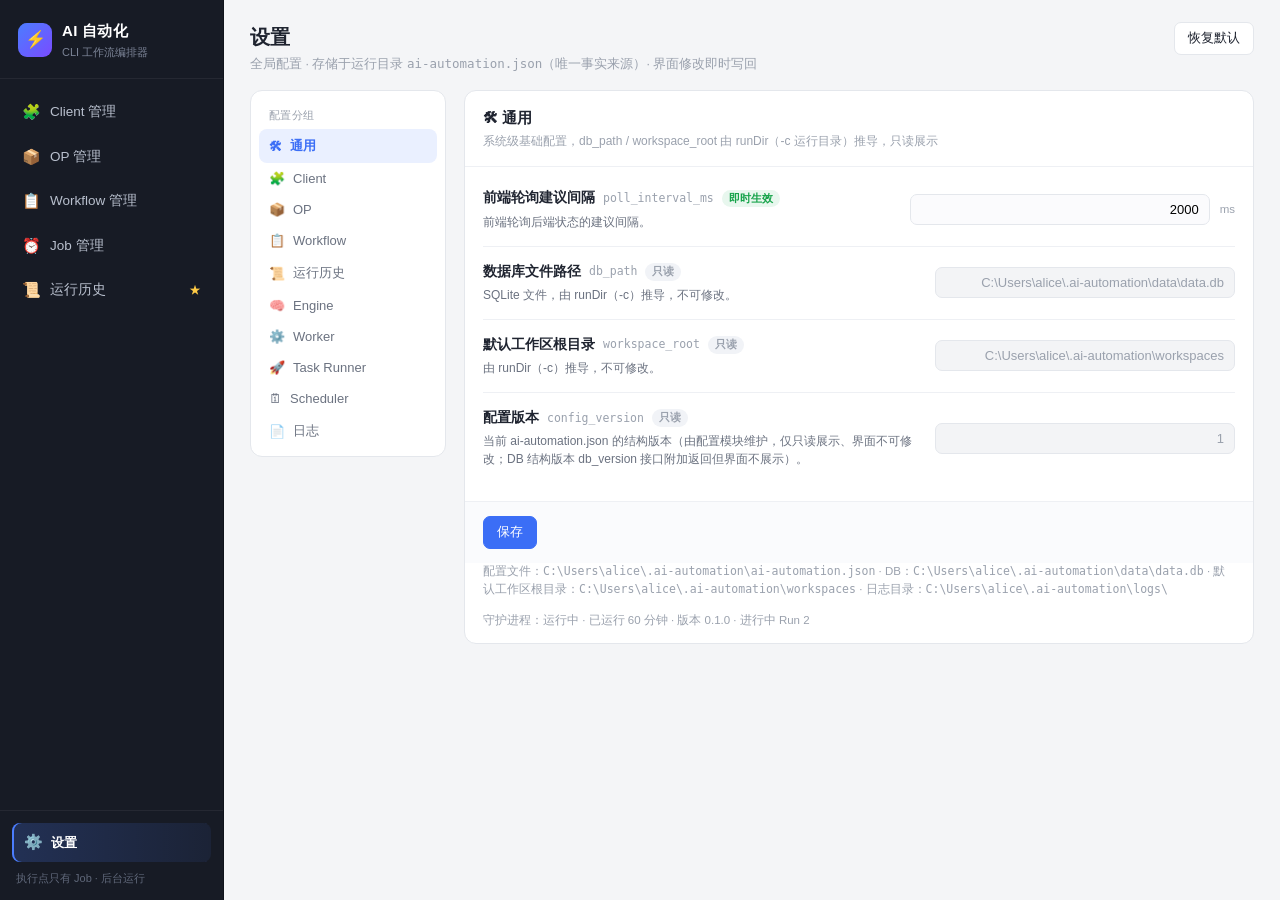
<file: docs/cli非交互式/原型图/settings.html>
<!DOCTYPE html>
<html lang="zh-CN">
<head>
<meta charset="UTF-8" />
<meta name="viewport" content="width=device-width, initial-scale=1" />
<title>设置 · AI 自动化</title>
<style>
  *{box-sizing:border-box;margin:0;padding:0}
  :root{
    --bg:#f4f5f7;--panel:#fff;--border:#e4e7ec;--border-soft:#eef0f4;
    --text:#1f2430;--text-2:#6b7280;--text-3:#9aa1ad;
    --accent:#3b6ef6;--accent-soft:#eaf0ff;
    --sidebar:#171b25;--sidebar-hover:#232838;
    --failed:#dc2626;--failed-bg:#fdecec;
    --success:#16a34a;--success-bg:#e8f7ee;
    --warn:#d97706;--warn-bg:#fdf3e3;
  }
  body{font-family:-apple-system,BlinkMacSystemFont,"Segoe UI","PingFang SC","Hiragino Sans GB","Microsoft YaHei",sans-serif;background:var(--bg);color:var(--text);font-size:14px;line-height:1.5;-webkit-font-smoothing:antialiased}
  .app{display:flex;min-height:100vh}

  /* ---------- 左侧固定菜单栏 ---------- */
  .sidebar{width:224px;flex:0 0 224px;background:var(--sidebar);color:#c8cedb;display:flex;flex-direction:column;position:sticky;top:0;height:100vh;border-right:1px solid #0f131b}
  .brand{display:flex;align-items:center;gap:10px;padding:20px 18px 18px;border-bottom:1px solid rgba(255,255,255,.06)}
  .brand-mark{width:34px;height:34px;border-radius:9px;background:linear-gradient(135deg,#4b7dff,#7a4bff);display:flex;align-items:center;justify-content:center;font-size:17px;flex:0 0 34px}
  .brand-name{color:#fff;font-size:15px;font-weight:600;letter-spacing:.3px}
  .brand-desc{font-size:11px;color:#7d8598;margin-top:1px}
  .menu{padding:12px 10px;display:flex;flex-direction:column;gap:2px;flex:1}
  .menu-item{display:flex;align-items:center;gap:10px;width:100%;padding:10px 12px;border:0;border-radius:8px;background:transparent;color:#b9c0ce;font-size:13.5px;font-family:inherit;text-align:left;cursor:pointer;text-decoration:none;transition:background .15s,color .15s}
  .menu-item:hover{background:var(--sidebar-hover);color:#e8ecf4}
  .menu-item.active{background:linear-gradient(90deg,rgba(75,125,255,.22),rgba(75,125,255,.08));color:#fff;font-weight:600;box-shadow:inset 2px 0 0 #4b7dff}
  .mi-icon{font-size:15px;width:18px;text-align:center}
  .star{margin-left:auto;color:#ffcb45;font-size:12px}
  .sidebar-foot{padding:12px 12px 14px;font-size:11px;color:#5f6779;border-top:1px solid rgba(255,255,255,.06)}
  .foot-settings{display:flex;align-items:center;gap:9px;width:100%;padding:8px 12px;margin-bottom:8px;border:0;border-radius:8px;background:transparent;color:#b9c0ce;font-size:13px;font-family:inherit;text-align:left;cursor:pointer;text-decoration:none;transition:background .15s,color .15s}
  .foot-settings:hover{background:var(--sidebar-hover);color:#e8ecf4}
  .foot-settings.active{background:linear-gradient(90deg,rgba(75,125,255,.22),rgba(75,125,255,.08));color:#fff;font-weight:600;box-shadow:inset 2px 0 0 #4b7dff}
  .foot-hint{padding:0 4px;color:#5f6779}

  /* ---------- 右侧内容区 ---------- */
  .content{flex:1;min-width:0;padding:22px 26px 40px}
  .page-head{display:flex;align-items:flex-start;justify-content:space-between;gap:16px;flex-wrap:wrap;margin-bottom:16px}
  .page-head h1{font-size:20px;font-weight:650;letter-spacing:.2px}
  .page-head .sub{font-size:12.5px;color:var(--text-3);margin-top:3px}
  .btn{font-family:inherit;font-size:12.5px;padding:7px 13px;border-radius:7px;border:1px solid var(--border);background:#fff;color:var(--text);cursor:pointer;transition:background .15s,border-color .15s,color .15s;white-space:nowrap}
  .btn:hover{background:#f7f8fa;border-color:#d2d7de}
  .btn-primary{background:var(--accent);border-color:var(--accent);color:#fff;font-weight:500}
  .btn-primary:hover{background:#2f5fe0;border-color:#2f5fe0}

  /* ---------- 配置界面 ---------- */
  .settings-shell{display:flex;gap:18px;align-items:flex-start}
  .cfg-nav{width:196px;flex:0 0 196px;background:var(--panel);border:1px solid var(--border);border-radius:12px;padding:8px;position:sticky;top:22px}
  .cfg-nav-title{font-size:11px;color:var(--text-3);padding:8px 10px 6px;letter-spacing:.4px}
  .cfg-nav-item{display:flex;align-items:center;gap:8px;width:100%;padding:8px 10px;border:0;border-radius:8px;background:transparent;color:var(--text-2);font-size:13px;font-family:inherit;text-align:left;cursor:pointer;transition:background .13s,color .13s}
  .cfg-nav-item:hover{background:#f4f6fa;color:var(--text)}
  .cfg-nav-item.active{background:var(--accent-soft);color:var(--accent);font-weight:600}
  .cfg-panel{flex:1;min-width:0;background:var(--panel);border:1px solid var(--border);border-radius:12px;overflow:hidden}
  .cfg-panel-head{padding:16px 18px;border-bottom:1px solid var(--border-soft);display:flex;align-items:center;justify-content:space-between;gap:12px;flex-wrap:wrap}
  .cfg-panel-title{font-size:15px;font-weight:650}
  .cfg-panel-desc{font-size:12px;color:var(--text-3);margin-top:3px}
  .cfg-list{padding:6px 18px 18px}
  .cfg-item{display:flex;align-items:center;justify-content:space-between;gap:18px;padding:15px 0;border-bottom:1px solid var(--border-soft)}
  .cfg-item:last-child{border-bottom:0}
  .cfg-info{flex:1;min-width:0}
  .cfg-name{font-size:13.5px;font-weight:600;display:flex;align-items:center;gap:8px;flex-wrap:wrap}
  .cfg-key{font-family:ui-monospace,Consolas,monospace;font-size:11.5px;color:var(--text-3);font-weight:400}
  .cfg-desc{font-size:12px;color:var(--text-2);margin-top:4px}
  .cfg-badge{font-size:10.5px;padding:1px 7px;border-radius:999px;white-space:nowrap;font-weight:600}
  .badge-dyn{color:var(--success);background:var(--success-bg)}
  .badge-restart{color:var(--warn);background:var(--warn-bg)}
  .badge-ro{color:var(--text-3);background:#f1f3f7}
  .cfg-control{flex:0 0 auto;display:flex;align-items:center;gap:10px}
  .cfg-input{width:300px;padding:7px 10px;border:1px solid var(--border);border-radius:7px;font-family:inherit;font-size:13px;outline:none;background:#fbfbfd;text-align:right}
  .cfg-input:focus{border-color:#b9cbfb;background:#fff;box-shadow:0 0 0 3px rgba(59,110,246,.09)}
  .cfg-input.ro{background:#f3f4f6;color:var(--text-3);cursor:not-allowed}
  .cfg-select{padding:7px 10px;border:1px solid var(--border);border-radius:7px;font-family:inherit;font-size:13px;outline:none;background:#fff;color:var(--text)}
  .cfg-unit{font-size:11.5px;color:var(--text-3)}
  .empty-tip{padding:30px;text-align:center;color:var(--text-3);font-size:13px}
  .cfg-note{margin:0 18px 18px;padding:10px 14px;border-radius:8px;background:#f8f9fb;border:1px dashed var(--border);font-size:12px;color:var(--text-2);line-height:1.7}
  .cfg-note code{font-family:ui-monospace,Consolas,monospace;background:#eef0f4;padding:1px 5px;border-radius:4px;font-size:11px;color:#c0392b}
  .foot-actions{display:flex;align-items:center;gap:10px;padding:14px 18px;border-top:1px solid var(--border-soft);background:#fafbfd}
  .save-tip{font-size:12px;color:var(--success);font-weight:500;opacity:0;transition:opacity .2s}
  .save-tip.show{opacity:1}
  .src-info{font-size:11.5px;color:var(--text-3);padding:0 18px 14px}
</style>
</head>
<body>
<div class="app">
  <!-- ==================== 左侧固定菜单栏 ==================== -->
  <aside class="sidebar">
    <div class="brand">
      <div class="brand-mark">⚡</div>
      <div>
        <div class="brand-name">AI 自动化</div>
        <div class="brand-desc">CLI 工作流编排器</div>
      </div>
    </div>
    <nav class="menu">
      <a class="menu-item" href="client.html"><span class="mi-icon">🧩</span>Client 管理</a>
      <a class="menu-item" href="op.html"><span class="mi-icon">📦</span>OP 管理</a>
      <a class="menu-item" href="workflow.html"><span class="mi-icon">📋</span>Workflow 管理</a>
      <a class="menu-item" href="job.html"><span class="mi-icon">⏰</span>Job 管理</a>
      <a class="menu-item" href="index.html"><span class="mi-icon">📜</span>运行历史<span class="star">★</span></a>
    </nav>
    <div class="sidebar-foot">
      <a class="foot-settings active" href="settings.html"><span class="mi-icon">⚙️</span>设置</a>
      <div class="foot-hint">执行点只有 Job · 后台运行</div>
    </div>
  </aside>

  <!-- ==================== 右侧内容区 ==================== -->
  <main class="content">
    <div class="page-head">
      <div>
        <h1>设置</h1>
        <p class="sub">全局配置 · 存储于运行目录 <code>ai-automation.json</code>（唯一事实来源）· 界面修改即时写回</p>
      </div>
      <div class="head-actions">
        <button class="btn" onclick="resetAll()">恢复默认</button>
      </div>
    </div>

    <div class="settings-shell">
      <!-- 左侧分组导航 -->
      <nav class="cfg-nav" id="cfgNav"></nav>

      <!-- 右侧配置面板 -->
      <div class="cfg-panel">
        <div class="cfg-panel-head">
          <div>
            <div class="cfg-panel-title" id="panelTitle"></div>
            <div class="cfg-panel-desc" id="panelDesc"></div>
          </div>
        </div>
        <div class="cfg-list" id="cfgList"></div>
        <div class="cfg-note" id="cfgNote" style="display:none"></div>
        <div class="foot-actions">
          <button class="btn btn-primary" onclick="save()">保存</button>
          <span class="save-tip" id="saveTip">✓ 已保存（配置即时生效；Worker 池大小于重启后生效）</span>
        </div>
        <div class="src-info" id="srcInfo"></div>
      </div>
    </div>
  </main>
</div>

<script src="mock-data.js"></script>
<script>
// ============ 配置界面展示元数据 ============
// 配置值唯一来源 = mockFetch('/api/settings') 返回的配置（mock-data.js 中的 SETTINGS，与 crud-06 3.3 结构体一致）；
// 注意：本页缓存变量用 CFG，**不可命名为 SETTINGS**，否则会覆盖 mock 数据源的全局 SETTINGS（导致接口返回 null）
// GROUPS 仅承载展示元数据（label / desc / unit / type / mode / max / options），不包含任何配置值（界面不硬编码配置）
// mode: dyn=即时生效  ro=只读（当前无 restart 项；Worker 池大小重启生效仅在 job_queue_running_max 的 desc 注明）
var CFG = null;   // 由 mockFetch('/api/settings') 填充（当前配置快照）
const GROUPS = [
  { id:'general', name:'通用', icon:'🛠', desc:'系统级基础配置，db_path / workspace_root 由 runDir（-c 运行目录）推导，只读展示', note:null,
    items:[
      {key:'poll_interval_ms', label:'前端轮询建议间隔', unit:'ms', type:'num', mode:'dyn', desc:'前端轮询后端状态的建议间隔。'},
      {key:'db_path', label:'数据库文件路径', type:'text', mode:'ro', desc:'SQLite 文件，由 runDir（-c）推导，不可修改。'},
      {key:'workspace_root', label:'默认工作区根目录', type:'text', mode:'ro', desc:'由 runDir（-c）推导，不可修改。'},
      {key:'config_version', label:'配置版本', type:'text', mode:'ro', desc:'当前 ai-automation.json 的结构版本（由配置模块维护，仅只读展示、界面不可修改；DB 结构版本 db_version 接口附加返回但界面不展示）。'}
      // db_version（DB 结构版本）：接口附加返回，但**界面不展示**（D3 拍板）
    ]},
  { id:'client', name:'Client', icon:'🧩', desc:'CLI 客户端适配配置', note:null,
    items:[
      {key:'client_import_max_bytes', label:'Client 导入大小上限', unit:'B', type:'num', mode:'dyn', desc:'从 YAML 导入 Client 时的文件大小上限。'}
    ]},
  { id:'op', name:'OP', icon:'📦', desc:'最小可执行单元配置', note:null,
    items:[
      {key:'op_import_max_bytes', label:'OP 导入大小上限', unit:'B', type:'num', mode:'dyn', desc:'从 YAML 导入 OP 时的文件大小上限。'}
    ]},
  { id:'workflow', name:'Workflow', icon:'📋', desc:'DAG 编排配置', note:null,
    items:[
      {key:'workflow_max_nodes', label:'单流程最大节点数', type:'num', mode:'dyn', desc:'单个 Workflow 允许的最大节点数（start/op/end）。'},
      {key:'workflow_auto_layout', label:'导入自动排布', type:'bool', mode:'dyn', desc:'导入 ZIP 缺坐标时，后端自动排布节点。'}
    ]},
  { id:'history', name:'运行历史', icon:'📜', desc:'运行记录保存策略与队列深度', note:'Job 不设自动重试：任务失败即失败，需人工重跑或在 Workflow 中配置节点重试。',
    items:[
      {key:'job_queue_waiting_max', label:'等待中队列深度上限', type:'num', mode:'dyn', max:1000, desc:'全局 waiting 状态 Job Run 数量上限（默认 20，可调，上限 1000）；达到后拒绝新建运行任务。'},
      {key:'job_queue_running_max', label:'运行中队列深度上限', type:'num', mode:'dyn', max:10, desc:'全局 running 状态 Job Run 数量上限（默认 10，最大 10）；限制即时生效，仅派生的 Worker 池大小重启后生效（🔄）。'},
      {key:'history_max_per_job', label:'单 Job 最大保留历史', type:'num', mode:'dyn', desc:'每个 Job 最多保留的历史运行记录条数。'},
      {key:'history_max_total', label:'整体最大保留历史', type:'num', mode:'dyn', desc:'全部 Job 累计最多保留的历史记录总条数。'},
      {key:'history_max_age_days', label:'单条记录最大保存时长', unit:'天', type:'num', mode:'dyn', max:180, desc:'单条运行记录最长保存天数（半年 = 180 天，硬上限 180），超期自动清理。'}
    ]},
  { id:'engine', name:'Engine', icon:'🧠', desc:'编排控制配置（超时只来自 OP，Engine 不设步骤超时）', note:null,
    items:[
      {key:'max_loop_multiplier', label:'循环执行总次数上限', type:'num', mode:'dyn', desc:'循环节点执行总次数上限；0=不限制（按 max×3），否则与 max×3 取较小值。'},
      {key:'engine_event_retention_days', label:'失败事件保留时长', unit:'天', type:'num', mode:'dyn', desc:'失败调度事件保留 1 天后软删除、2 天后物理删除。'}
    ]},
  { id:'worker', name:'Worker', icon:'⚙️', desc:'执行资源池（派生值，只读展示：池大小 = ceil(job_queue_running_max × 1.5)；数值派生自同一配置，语义与 Task Runner 并发阈值不同——阈值为 running 的 JobRun 数上限，池大小为常驻执行体数）', note:'任务排队一律入 DB（step_records waiting）：入队（派发）总是成功，池满（无空闲 Worker）不报错，任务留在 waiting 等调度线程指派；排队中（waiting）的 OP 可直接取消，running 的 OP 不可外部取消（仅等其自然结束或自身超时）。不做本地滞留队列。',
    items:[
      {key:'worker_pool_size', label:'Worker 池大小', type:'text', mode:'ro', desc:'= ceil(job_queue_running_max × 1.5)（示例：running_max=10 → 15），不按 CPU 核数；随 running_max 联动派生。'},
      {key:'worker_max_concurrency', label:'并发执行上限', type:'text', mode:'ro', desc:'= worker_pool_size；单个 Worker 内仅一个工作线程。'}
    ]},
  { id:'runner', name:'Task Runner', icon:'🚀', desc:'调度层配置（常驻轮询扫描 DB）', note:null,
    items:[
      {key:'runner_poll_interval_ms', label:'调度轮询间隔', unit:'ms', type:'num', mode:'dyn', desc:'Task Runner 扫描 DB 调度下一个任务的间隔。'},
      {key:'runner_batch_size', label:'单轮调度批数', type:'num', mode:'dyn', desc:'单轮轮询最多调度的任务数。'}
    ]},
  { id:'scheduler', name:'Scheduler', icon:'🗓', desc:'定时任务配置（时区固定为 Local，非跨区域系统）', note:null,
    items:[
      {key:'scheduler_max_jobs', label:'可加载定时任务上限', type:'num', mode:'dyn', desc:'Scheduler 可加载的定时 Job 数量上限。'}
    ]},
  { id:'log', name:'日志', icon:'📄', desc:'日志配置（绕接为 zip，无保留天数，按最大文件数）', note:'日志绕接文件名规则：<code>{日志名}-{YYYYMMDDHHMMSS}{三位毫秒}.zip</code>',
    items:[
      {key:'log_level', label:'应用日志级别', type:'enum', mode:'dyn', options:['debug','info','warn','error'], desc:'动态调整日志输出级别，无需重启。'},
      {key:'log_max_files', label:'最大绕接 zip 文件数', type:'num', mode:'dyn', desc:'应用日志绕接为 zip 后保留的最大文件数，超限删最旧。'}
    ]}
];

let current = 'general';

function badgeHtml(m){
  if(m==='dyn') return '<span class="cfg-badge badge-dyn">即时生效</span>';
  if(m==='restart') return '<span class="cfg-badge badge-restart">🔄 重启后生效</span>';   // 预留分支：当前无 restart 项
  return '<span class="cfg-badge badge-ro">只读</span>';
}
function controlHtml(it, val){
  const ro = it.mode==='ro';
  if(it.type==='enum' && !ro){
    const opts = it.options.map(o=>`<option ${o===val?'selected':''}>${o}</option>`).join('');
    return `<select class="cfg-select" data-key="${it.key}">${opts}</select>`;
  }
  if(it.type==='bool' && !ro){
    const on = val==='true';
    return `<select class="cfg-select" data-key="${it.key}"><option value="true" ${on?'selected':''}>true</option><option value="false" ${!on?'selected':''}>false</option></select>`;
  }
  return `<input class="cfg-input${ro?' ro':''}" data-key="${it.key}" value="${val}" ${ro?'readonly':''} />${it.unit?`<span class="cfg-unit">${it.unit}</span>`:''}`;
}

function renderNav(){
  document.getElementById('cfgNav').innerHTML =
    '<div class="cfg-nav-title">配置分组</div>' +
    GROUPS.map(g=>`<button class="cfg-nav-item ${g.id===current?'active':''}" data-id="${g.id}"><span>${g.icon}</span>${g.name}</button>`).join('');
  document.querySelectorAll('.cfg-nav-item').forEach(b=>b.onclick=()=>{current=b.dataset.id;render();});
}
function render(){
  // M1：底部信息条只展示后端下发的绝对路径（db_path / workspace_root），**不自行拼接**（crud-06 3.3）；
  // 仅“配置文件位置”按文档口径用 runDir + 固定文件名 ai-automation.json 拼接（展示用途），分隔符按 runDir 实际平台取
  const RD = (CFG && CFG.runDir) ? CFG.runDir : '';
  const SEP = RD.indexOf('\\') >= 0 ? '\\' : '/';
  const cfgFile = RD ? (RD + SEP + 'ai-automation.json') : 'ai-automation.json';
  const DB = (CFG && CFG.general && CFG.general.db_path) ? CFG.general.db_path : '—';
  const WS = (CFG && CFG.general && CFG.general.workspace_root) ? CFG.general.workspace_root : '—';
  const LOG = RD ? (RD + SEP + 'logs' + SEP) : '—';
  document.getElementById('srcInfo').innerHTML =
    '配置文件：<code>' + cfgFile + '</code> · DB：<code>' + DB + '</code> · 默认工作区根目录：<code>' + WS + '</code> · 日志目录：<code>' + LOG + '</code>';
  const g = GROUPS.find(x=>x.id===current);
  document.querySelectorAll('.cfg-nav-item').forEach(b=>b.classList.toggle('active', b.dataset.id===current));
  document.getElementById('panelTitle').textContent = g.icon + ' ' + g.name;
  document.getElementById('panelDesc').textContent = g.desc;
  const list = document.getElementById('cfgList');
  if(!g.items.length){
    list.innerHTML = '<div class="empty-tip">当前分组暂无独立配置项</div>';
  } else {
    list.innerHTML = g.items.map(function(it){
      // 配置值唯一来源 = CFG（mockFetch('/api/settings') 返回，mock-data.js）；界面不硬编码配置值
      var val = (CFG && CFG[g.id] && CFG[g.id][it.key] != null) ? CFG[g.id][it.key] : '';
      return `
      <div class="cfg-item">
        <div class="cfg-info">
          <div class="cfg-name">${it.label} <span class="cfg-key">${it.key}</span> ${badgeHtml(it.mode)}</div>
          <div class="cfg-desc">${it.desc}</div>
        </div>
        <div class="cfg-control">${controlHtml(it, val)}</div>
      </div>`;
    }).join('');
  }
  const note = document.getElementById('cfgNote');
  if(g.note){ note.style.display='block'; note.innerHTML = 'ℹ️ ' + g.note; } else { note.style.display='none'; }
}
function save(){
  // PUT /api/settings（crud-06 3.4）：仅提交当前分组内可修改项（data-key）；只读项（db_path / workspace_root / config_version / db_version）不提交
  var g = GROUPS.find(x=>x.id===current);
  var payload = {}; payload[g.id] = {};
  document.querySelectorAll('#cfgList .cfg-control [data-key]').forEach(function(ctl){
    var it = g.items.find(x=>x.key===ctl.dataset.key);
    if(!it || it.mode==='ro') return;
    payload[g.id][ctl.dataset.key] = String(ctl.value);
  });
  mockFetch('/api/settings', {method:'PUT', body: JSON.stringify(payload)}).then(function(s){
    // 后端校验失败（只读项拒绝 / 超上限）返回文档口径的错误对象 { error: { code, message } }，用 errorText() 取文案
    if (s && s.error) { alert('保存失败：' + errorText(s)); return; }
    renderSettings(s);
    document.getElementById('saveTip').classList.add('show');
    setTimeout(()=>document.getElementById('saveTip').classList.remove('show'), 2400);
  });
}
function resetAll(){
  // 调用恢复默认接口：POST /api/settings/reset（crud-06 3.5），将 JSON 重置为默认值并写回；返回更新后配置驱动重渲染
  if(confirm('恢复全部配置为默认值？')) { mockFetch('/api/settings/reset', {method:'POST'}).then(renderSettings); }
}
// 调用接口获取配置（与其他页面一致：mockFetch('/api/xxx').then(渲染函数)）
function renderSettings(s){
  CFG = s;   // 存页面缓存供分组切换时 render() 持续取值（不碰 mock 数据源的全局 SETTINGS）
  renderNav();
  render();
  renderSysInfo();
}
// M12：crud-06 3.1 / 3.2 —— 设置页展示守护进程是否运行及运行时长 + 版本（GET /api/system/status、GET /api/system/version）
function renderSysInfo(){
  mockFetch('/api/system/status').then(function(st){
    return mockFetch('/api/system/version').then(function(v){
      var el = document.getElementById('sysInfo');
      if (!el) {
        el = document.createElement('div');
        el.id = 'sysInfo';
        el.className = 'src-info';
        var src = document.getElementById('srcInfo');
        if (src && src.parentNode) src.parentNode.insertBefore(el, src.nextSibling);
      }
      var up = parseInt((st && st.uptimeMs) || 0, 10);
      el.textContent = '守护进程：' + ((st && st.status === 'running') ? '运行中' : '未运行') +
        ' · 已运行 ' + Math.floor(up / 60000) + ' 分钟 · 版本 ' + ((v && v.version) || '-') +
        ' · 进行中 Run ' + ((st && st.activeRuns) || 0);
    });
  });
}
mockFetch('/api/settings').then(renderSettings);
</script>
</body>
</html>
</file>
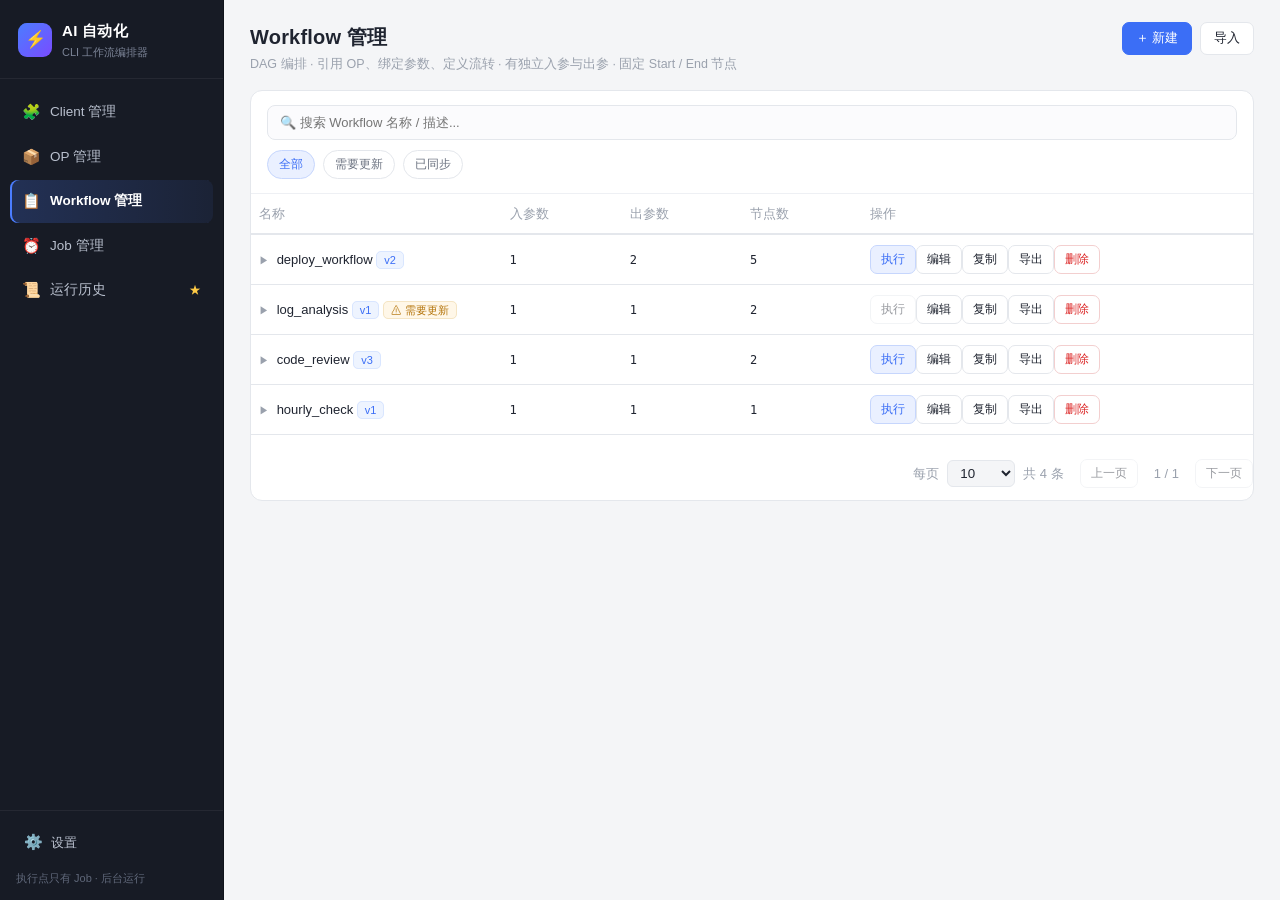
<file: docs/cli非交互式/原型图/workflow.html>
<!DOCTYPE html>
<html lang="zh-CN">
<head>
<meta charset="UTF-8" />
<meta name="viewport" content="width=device-width, initial-scale=1" />
<title>Workflow 管理 · AI 自动化</title>
<script src="mock-data.js"></script>
<link rel="stylesheet" href="workflow-canvas.css" />
<script src="workflow-canvas.js"></script>
<style>
  *{box-sizing:border-box;margin:0;padding:0}
  :root{
    --bg:#f4f5f7;--panel:#fff;--border:#e4e7ec;--border-soft:#eef0f4;
    --text:#1f2430;--text-2:#6b7280;--text-3:#9aa1ad;
    --text-dim:#9aa1ad;   /* N12：补充定义（取 --text-3 同值）；此前多处 var(--text-dim) 无定义 → 灰色层次丢失 */
    --accent:#3b6ef6;--accent-soft:#eaf0ff;
    --sidebar:#171b25;--sidebar-hover:#232838;
    --failed:#dc2626;--failed-bg:#fdecec;
    --success:#16a34a;--success-bg:#e8f7ee;
    --warn:#d97706;--warn-bg:#fff7e8;
  }
  body{font-family:-apple-system,BlinkMacSystemFont,"Segoe UI","PingFang SC","Hiragino Sans GB","Microsoft YaHei",sans-serif;background:var(--bg);color:var(--text);font-size:14px;line-height:1.5;-webkit-font-smoothing:antialiased}
  .app{display:flex;min-height:100vh}

  /* ---------- 左侧固定菜单栏 ---------- */
  .sidebar{width:224px;flex:0 0 224px;background:var(--sidebar);color:#c8cedb;display:flex;flex-direction:column;position:sticky;top:0;height:100vh;border-right:1px solid #0f131b}
  .brand{display:flex;align-items:center;gap:10px;padding:20px 18px 18px;border-bottom:1px solid rgba(255,255,255,.06)}
  .brand-mark{width:34px;height:34px;border-radius:9px;background:linear-gradient(135deg,#4b7dff,#7a4bff);display:flex;align-items:center;justify-content:center;font-size:17px;flex:0 0 34px}
  .brand-name{color:#fff;font-size:15px;font-weight:600;letter-spacing:.3px}
  .brand-desc{font-size:11px;color:#7d8598;margin-top:1px}
  .menu{padding:12px 10px;display:flex;flex-direction:column;gap:2px;flex:1}
  .menu-item{display:flex;align-items:center;gap:10px;width:100%;padding:10px 12px;border:0;border-radius:8px;background:transparent;color:#b9c0ce;font-size:13.5px;font-family:inherit;text-align:left;cursor:pointer;text-decoration:none;transition:background .15s,color .15s}
  .menu-item:hover{background:var(--sidebar-hover);color:#e8ecf4}
  .menu-item.active{background:linear-gradient(90deg,rgba(75,125,255,.22),rgba(75,125,255,.08));color:#fff;font-weight:600;box-shadow:inset 2px 0 0 #4b7dff}
  .mi-icon{font-size:15px;width:18px;text-align:center}
  .star{margin-left:auto;color:#ffcb45;font-size:12px}
  .sidebar-foot{padding:12px 12px 14px;font-size:11px;color:#5f6779;border-top:1px solid rgba(255,255,255,.06)}
  .foot-settings{display:flex;align-items:center;gap:9px;width:100%;padding:8px 12px;margin-bottom:8px;border:0;border-radius:8px;background:transparent;color:#b9c0ce;font-size:13px;font-family:inherit;text-align:left;cursor:pointer;text-decoration:none;transition:background .15s,color .15s}
  .foot-settings:hover{background:var(--sidebar-hover);color:#e8ecf4}
  .foot-settings.active{background:linear-gradient(90deg,rgba(75,125,255,.22),rgba(75,125,255,.08));color:#fff;font-weight:600;box-shadow:inset 2px 0 0 #4b7dff}
  .foot-hint{padding:0 4px;color:#5f6779}

  /* ---------- 右侧内容区 ---------- */
  .content{flex:1;min-width:0;padding:22px 26px 40px}
  .view{display:none}
  .view.active{display:block}

  .page-head{display:flex;align-items:flex-start;justify-content:space-between;gap:16px;flex-wrap:wrap;margin-bottom:16px}
  .page-head h1{font-size:20px;font-weight:650;letter-spacing:.2px}
  .page-head .sub{font-size:12.5px;color:var(--text-3);margin-top:3px}
  .head-actions{display:flex;align-items:center;gap:8px}

  /* 按钮 */
  .btn{font-family:inherit;font-size:12.5px;padding:7px 13px;border-radius:7px;border:1px solid var(--border);background:#fff;color:var(--text);cursor:pointer;transition:background .15s,border-color .15s,color .15s;white-space:nowrap}
  .btn:hover{background:#f7f8fa;border-color:#d2d7de}
  .btn-sm{padding:5px 10px;font-size:12px}
  .btn-primary{background:var(--accent);border-color:var(--accent);color:#fff;font-weight:500}
  .btn-primary:hover{background:#2f5fe0;border-color:#2f5fe0}
  .btn-ghost-primary{color:var(--accent);border-color:#c6d6fd;background:var(--accent-soft)}
  .btn-ghost-primary:hover{background:#dde8ff}
  .btn-danger{color:var(--failed);border-color:#f3cfcf;background:#fff}
  .btn-danger:hover{background:#fdf2f2}
  .btn:disabled{opacity:.45;cursor:not-allowed}

  /* 卡片 / 工具栏 */
  .card{background:var(--panel);border:1px solid var(--border);border-radius:12px;overflow:hidden}
  .toolbar{padding:14px 16px;border-bottom:1px solid var(--border-soft)}
  .search{width:100%;padding:9px 12px;border:1px solid var(--border);border-radius:8px;font-family:inherit;font-size:13px;outline:none;background:#fbfbfd}
  .search:focus{border-color:#b9cbfb;background:#fff;box-shadow:0 0 0 3px rgba(59,110,246,.09)}
  .filters{display:flex;gap:8px;flex-wrap:wrap;margin-top:10px}
  .chip{font-family:inherit;font-size:12px;padding:5px 11px;border-radius:999px;border:1px solid var(--border);background:#fff;color:var(--text-2);cursor:pointer}
  .chip:hover{border-color:#c9d3e5;color:var(--text)}
  .chip.active{background:var(--accent-soft);border-color:#c6d6fd;color:var(--accent);font-weight:500}

  /* 列表行 */
  .row{display:flex;align-items:center;gap:12px;padding:13px 16px;border-bottom:1px solid var(--border-soft);flex-wrap:wrap}
  .expand-arrow{display:inline-block;font-size:10px;color:var(--text-3);transition:transform .15s;width:14px}
  .row.expanded .expand-arrow{transform:rotate(90deg)}
  .detail-panel{width:100%;padding:12px 16px 16px 40px;background:var(--bg-soft,#f9fafc);border-bottom:1px solid var(--border-soft)}
  .detail-canvas{display:flex;flex-direction:column;border:1px solid var(--border);border-radius:10px;overflow:hidden;background:#fff;height:420px}
  .detail-canvas .dc-body{display:flex;flex:1;overflow:hidden}
  .detail-canvas .dc-left{flex:1;overflow:auto;position:relative}
  .detail-canvas .dc-right{width:260px;border-left:1px solid var(--border);overflow:auto;padding:14px 16px}
  .dc-left .dag-node.dc-highlight{border-color:#f59e0b;box-shadow:0 0 0 3px rgba(245,158,11,.3)}
  .row:last-child{border-bottom:0}
  .row:hover{background:#fafbfd}
  .row-icon{width:32px;height:32px;flex:0 0 32px;border-radius:8px;background:#f3f5f9;border:1px solid var(--border-soft);display:flex;align-items:center;justify-content:center;font-size:14px}
  .row-body{flex:1;min-width:0}
  .row-name{font-weight:600;font-size:13.5px;display:flex;align-items:center;gap:7px;flex-wrap:wrap}
  .row-desc{font-size:12.5px;color:var(--text-3);margin-top:2px}
  .row-actions{display:flex;gap:6px}

  .tag{font-size:11px;padding:2px 7px;border-radius:5px;background:#f1f3f7;color:#5b6474;border:1px solid #e6e9ef;white-space:nowrap}
  .tag-ver{background:#eef4ff;color:#3b6ef6;border-color:#d9e6ff}
  .tag-warn{background:#fff7e8;color:#b4740a;border-color:#f5e5c4}
  .tag-start{background:#e8f7ee;color:#16a34a;border-color:#c8ead5}
  .tag-end{background:#e8f7ee;color:#16a34a;border-color:#c8ead5}
  .mono{font-family:ui-monospace,SFMono-Regular,Menlo,Consolas,monospace;font-size:12px}

  /* ---------- 编辑器 ---------- */
  .editor-topbar{display:flex;align-items:center;gap:12px;flex-wrap:wrap;margin-bottom:14px}
  .editor-topbar h2{font-size:17px;font-weight:620;display:flex;align-items:center;gap:8px}
  .topbar-spacer{flex:1}
  .back-link{display:inline-flex;align-items:center;gap:6px;font-size:13px;color:var(--text-2);cursor:pointer;background:none;border:0;font-family:inherit;padding:0}
  .back-link:hover{color:var(--accent)}

  .warn-bar{display:none;align-items:center;gap:8px;background:#fff8e9;border:1px solid #f3e4bd;color:#96660a;border-radius:9px;padding:10px 14px;font-size:12.5px;margin-bottom:14px}

  .base-card{background:var(--panel);border:1px solid var(--border);border-radius:12px;padding:18px 20px;margin-bottom:14px}
  .form-row{display:flex;gap:14px;flex-wrap:wrap}
  .field{flex:1;min-width:200px;margin-bottom:14px}
  .field:last-child{margin-bottom:0}
  .field label{display:block;font-size:12.5px;color:var(--text-2);margin-bottom:5px;font-weight:500}
  .field input,.field select{width:100%;padding:8px 11px;border:1px solid var(--border);border-radius:7px;font-family:inherit;font-size:13px;outline:none;background:#fbfbfd}
  .field input:focus,.field select:focus{border-color:#b9cbfb;background:#fff;box-shadow:0 0 0 3px rgba(59,110,246,.09)}

  .section-title{font-size:13px;font-weight:600;color:var(--text-2);margin:18px 0 10px;padding-bottom:6px;border-bottom:1px solid var(--border-soft);display:flex;align-items:center;justify-content:space-between}
  .section-title:first-child{margin-top:0}

  .param-table{width:100%;border:1px solid var(--border);border-radius:8px;overflow:hidden;font-size:12.5px}
  .param-table .pt-head,.param-table .pt-row{display:grid;gap:8px;padding:8px 10px;align-items:center}
  .param-table .pt-head{background:#f7f8fb;color:var(--text-3);font-weight:600;font-size:11.5px;border-bottom:1px solid var(--border)}
  .param-table .pt-row{border-bottom:1px solid var(--border-soft);background:#fff}
  .param-table .pt-row:last-child{border-bottom:0}
  .param-table .pt-row input,.param-table .pt-row select{width:100%;padding:5px 8px;border:1px solid var(--border);border-radius:5px;font-family:inherit;font-size:12.5px;outline:none;background:#fbfbfd}
  .param-table .pt-row input:focus,.param-table .pt-row select:focus{border-color:#b9cbfb;background:#fff}
  .pt-in{grid-template-columns:1.1fr .8fr .7fr 1fr 1.6fr 34px}
  .pt-out{grid-template-columns:1fr 1.6fr 1.4fr 34px}
  .pt-del{width:26px;height:26px;border:0;background:#fff;color:#c3c8d0;border-radius:5px;cursor:pointer;font-size:15px;line-height:1}
  .pt-del:hover{background:#fdf2f2;color:var(--failed)}

  /* ---------- DAG：三栏（OP 库 + 画布 + 节点详情） ---------- */
  .dag-card{display:flex;background:var(--panel);border:1px solid var(--border);border-radius:12px;overflow:hidden;min-height:480px}

  /* 左侧 OP 库 */
  .op-lib{width:240px;flex:0 0 240px;border-right:1px solid var(--border);display:flex;flex-direction:column;background:#fcfcfe}
  .op-lib-head{padding:11px 12px;border-bottom:1px solid var(--border-soft);background:#fff}
  .op-lib-title{font-size:12.5px;font-weight:600;color:var(--text-2);margin-bottom:8px;display:flex;align-items:center;gap:6px}
  .op-lib-search{width:100%;padding:7px 10px;border:1px solid var(--border);border-radius:7px;font-family:inherit;font-size:12.5px;outline:none;background:#fbfbfd}
  .op-lib-search:focus{border-color:#b9cbfb;background:#fff;box-shadow:0 0 0 3px rgba(59,110,246,.09)}
  .op-lib-list{flex:1;overflow-y:auto;padding:8px;min-height:0}
  .op-lib-item{padding:8px 10px;border:1px solid var(--border);border-radius:8px;margin-bottom:6px;background:#fff;cursor:grab;transition:border-color .15s,box-shadow .15s,opacity .15s;user-select:none}
  .op-lib-item:last-child{margin-bottom:0}
  .op-lib-item:hover{border-color:#b9cbfb;box-shadow:0 2px 8px rgba(59,110,246,.1)}
  .op-lib-item:active{cursor:grabbing}
  .op-lib-item.dragging{opacity:.45;border-style:dashed}
  .ol-name{font-size:12.5px;font-weight:600;display:flex;align-items:center;gap:6px}
  .ol-meta{font-size:11px;color:var(--text-3);margin-top:2px;padding-left:20px}
  .op-lib-empty{padding:18px 10px;text-align:center;font-size:12px;color:var(--text-3)}
  .op-lib-foot{padding:10px 12px;border-top:1px solid var(--border-soft);font-size:11px;color:var(--text-3);line-height:1.8;background:#fff}
  .op-lib-foot .hint-line{display:flex;gap:6px;align-items:flex-start}

  /* 中间画布 */
  .dag-wrap{flex:1;min-width:0;display:flex;flex-direction:column}
  .dag-toolbar{display:flex;align-items:center;gap:8px;padding:10px 14px;border-bottom:1px solid var(--border-soft);font-size:12.5px;color:var(--text-3);background:#fff}
  .dag-toolbar .legend{display:flex;align-items:center;gap:14px;margin-left:auto}
  .legend-item{display:flex;align-items:center;gap:5px;font-size:11.5px;color:var(--text-3)}
  .legend-dot{width:9px;height:9px;border-radius:50%;display:inline-block}
  .ld-fail{background:#dc2626}.ld-success{background:#16a34a}.ld-always{background:#3b6ef6}.ld-system{background:#16a34a}

  .dag-scroll{flex:1;overflow:auto;background:var(--bg)}

  /* 画布节点/连线/锚点样式统一由 workflow-canvas.css 提供 */

  /* 右侧节点详情面板（常驻） */
  .node-panel{width:320px;flex:0 0 320px;border-left:1px solid var(--border);display:flex;flex-direction:column;background:#fcfcfe;position:relative}
  .panel-resizer{position:absolute;left:-3px;top:0;bottom:0;width:6px;cursor:col-resize;z-index:5}
  .panel-resizer:hover{background:rgba(59,110,246,.15)}
  .panel-head{display:flex;align-items:center;gap:8px;padding:12px 16px;border-bottom:1px solid var(--border-soft);font-size:13px;font-weight:600;background:#fff}
  .panel-body{padding:16px;overflow-y:auto;flex:1}

  .panel-empty{text-align:center;color:var(--text-3);font-size:12.5px;padding:50px 10px;line-height:1.9}

  .panel-section{margin-bottom:18px}
  .panel-section:last-child{margin-bottom:0}
  .ps-label{display:block;font-size:11.5px;font-weight:600;color:var(--text-3);text-transform:uppercase;letter-spacing:.4px;margin-bottom:8px}
  .ps-row{display:flex;font-size:12.5px;margin-bottom:7px}
  .ps-k{color:var(--text-3);width:52px;flex:0 0 52px}
  .ps-v{color:var(--text);flex:1;min-width:0;word-break:break-all}
  .ps-select,.ps-input{width:100%;padding:7px 10px;border:1px solid var(--border);border-radius:7px;font-family:inherit;font-size:12.5px;outline:none;background:#fff}
  .ps-select:focus,.ps-input:focus{border-color:#b9cbfb;box-shadow:0 0 0 3px rgba(59,110,246,.09)}
  .ps-select-sm,.ps-input-sm{padding:5px 8px;font-size:12px}
  .panel-hint{font-size:12px;color:var(--text-3)}
  .panel-note{margin-top:10px;font-size:11.5px;color:#4a5a7a;background:#f4f7fd;border:1px solid #e2e9f7;border-radius:7px;padding:8px 10px}
  .panel-note.warn{background:#fff8e9;border-color:#f3e4bd;color:#96660a}
  .panel-note.system{background:#e8f7ee;border-color:#c8ead5;color:#15803d}

  .binding-item{border:1px solid var(--border);border-radius:8px;padding:9px 11px;margin-bottom:8px;background:#fff}
  .binding-item:last-child{margin-bottom:0}
  .bi-name{font-size:12.5px;font-weight:600;margin-bottom:6px}
  .bi-opts{display:flex;flex-direction:column;gap:6px}
  .bi-opt{display:flex;align-items:center;gap:6px;font-size:11.5px;color:var(--text-2)}
  .bi-opt input[type=radio]{accent-color:var(--accent);width:13px;height:13px;flex:0 0 auto}
  .bi-opt .bi-field{flex:1;min-width:0}
  .bi-field select,.bi-field input{padding:4px 7px;border:1px solid var(--border);border-radius:5px;font-family:inherit;font-size:11.5px;outline:none;background:#fff;width:100%}
  .bi-field select:focus,.bi-field input:focus{border-color:#b9cbfb}

  .retry-grid{display:flex;flex-direction:column;gap:8px}
  .rg-row{display:flex;align-items:center;gap:10px}
  .rg-k{font-size:12px;color:var(--text-3);width:62px;flex:0 0 62px}

  /* 面板底部固定操作栏（保存 / 取消） */
  .panel-foot{padding:12px 16px;border-top:1px solid var(--border-soft);background:#fff;display:flex;gap:8px;justify-content:flex-end}
  .panel-foot .btn{flex:1;justify-content:center;text-align:center}

  /* ---------- 弹窗 ---------- */
  .overlay{position:fixed;inset:0;background:rgba(23,27,37,.5);display:none;align-items:center;justify-content:center;z-index:50;padding:20px}
  .overlay.active{display:flex}
  .modal{background:#fff;border-radius:12px;width:100%;max-width:520px;box-shadow:0 18px 48px rgba(0,0,0,.18);overflow:hidden;max-height:90vh;display:flex;flex-direction:column}
  .modal-head{padding:16px 20px;border-bottom:1px solid var(--border-soft);font-size:15px;font-weight:620}
  .modal-body{padding:20px;overflow-y:auto}
  .modal-foot{display:flex;justify-content:flex-end;gap:8px;padding:14px 20px;border-top:1px solid var(--border-soft);background:#fafbfd}
  .modal .field{margin-bottom:14px}
  .modal .field:last-child{margin-bottom:0}
  .modal .field label{display:block;font-size:12.5px;color:var(--text-2);margin-bottom:5px;font-weight:500}
  .modal .field input,.modal .field select{width:100%;padding:8px 11px;border:1px solid var(--border);border-radius:7px;font-family:inherit;font-size:13px;outline:none;background:#fbfbfd}
  .modal .field input:focus,.modal .field select:focus{border-color:#b9cbfb;background:#fff;box-shadow:0 0 0 3px rgba(59,110,246,.09)}

  .summary{background:#f7f9fd;border:1px solid #e2e9f7;border-radius:8px;padding:12px 14px;font-size:12.5px;line-height:1.9}
  .summary .k{color:var(--text-3);display:inline-block;min-width:80px}
  .summary .v{color:var(--text)}

  .option-list{display:flex;flex-direction:column;gap:10px}
  .option-item{display:flex;align-items:flex-start;gap:9px;padding:11px 13px;border:1px solid var(--border);border-radius:9px;cursor:pointer;transition:border-color .15s,background .15s}
  .option-item:hover{border-color:#c9d3e5}
  .option-item.selected{border-color:#b9cbfb;background:#f5f8ff}
  .option-item input[type=radio]{accent-color:var(--accent);width:15px;height:15px;margin-top:2px}
  .opt-title{font-size:13.5px;font-weight:600}
  .opt-desc{font-size:12px;color:var(--text-3);margin-top:2px}

  .check-list{display:flex;flex-direction:column;gap:9px;font-size:13px}
  .check-item{display:flex;align-items:flex-start;gap:9px}
  .ck-ok{color:var(--success);font-weight:700}
  .ck-bad{color:var(--failed);font-weight:700}
  .ck-text{flex:1}

  .file-row{display:flex;align-items:center;gap:10px;padding:12px 14px;border:1.5px dashed #d3dae6;border-radius:9px;background:#fbfcfe;font-size:13px;color:var(--text-2)}
  .tree{font-family:ui-monospace,SFMono-Regular,Menlo,Consolas,monospace;font-size:12px;color:var(--text-2);line-height:1.9;background:#f7f9fd;border:1px solid #e2e9f7;border-radius:8px;padding:12px 14px;margin-top:12px;white-space:pre}
  .required{color:var(--failed);margin-left:2px}

  /* Toast */
  .toast{position:fixed;left:50%;bottom:40px;transform:translateX(-50%) translateY(20px);background:#1f2430;color:#fff;font-size:13px;padding:10px 18px;border-radius:9px;box-shadow:0 10px 30px rgba(0,0,0,.25);opacity:0;pointer-events:none;transition:opacity .2s,transform .2s;z-index:100}
  .toast.show{opacity:1;transform:translateX(-50%) translateY(0)}
</style>
</head>
<body>
<div class="app">

  <!-- ==================== 左侧固定菜单栏 ==================== -->
  <aside class="sidebar">
    <div class="brand">
      <div class="brand-mark">⚡</div>
      <div>
        <div class="brand-name">AI 自动化</div>
        <div class="brand-desc">CLI 工作流编排器</div>
      </div>
    </div>
    <nav class="menu">
      <a class="menu-item" href="client.html"><span class="mi-icon">🧩</span>Client 管理</a>
      <a class="menu-item" href="op.html"><span class="mi-icon">📦</span>OP 管理</a>
      <a class="menu-item active" href="workflow.html"><span class="mi-icon">📋</span>Workflow 管理</a>
      <a class="menu-item" href="job.html"><span class="mi-icon">⏰</span>Job 管理</a>
      <a class="menu-item" href="index.html"><span class="mi-icon">📜</span>运行历史<span class="star">★</span></a>
    </nav>
    <div class="sidebar-foot">
      <a class="foot-settings" href="settings.html"><span class="mi-icon">⚙️</span>设置</a>
      <div class="foot-hint">执行点只有 Job · 后台运行</div>
    </div>
  </aside>

  <!-- ==================== 右侧内容区 ==================== -->
  <main class="content">

    <!-- ========== 列表视图 ========== -->
    <div class="view active" id="view-list">
      <div class="page-head">
        <div>
          <h1>Workflow 管理</h1>
          <p class="sub">DAG 编排 · 引用 OP、绑定参数、定义流转 · 有独立入参与出参 · 固定 Start / End 节点</p>
        </div>
        <div class="head-actions">
          <button class="btn btn-primary" onclick="openEditor('')">＋ 新建</button>
          <button class="btn" onclick="openImportModal()">导入</button>
        </div>
      </div>

      <div class="card">
        <div class="toolbar">
          <input class="search" id="wfSearch" placeholder="🔍 搜索 Workflow 名称 / 描述..." oninput="applyWorkflowFilters()" />
          <div class="filters" id="wfChips">
            <button class="chip active" data-filter="all" onclick="selectWfChip(this)">全部</button>
            <button class="chip" data-filter="needs_update" onclick="selectWfChip(this)">需要更新</button>
            <button class="chip" data-filter="synced" onclick="selectWfChip(this)">已同步</button>
          </div>
        </div>

        <div id="workflowList"></div>

        <!-- 分页控件 -->
        <div class="pagination" style="display:flex;align-items:center;justify-content:flex-end;gap:16px;padding:12px 0;margin-top:12px;font-size:13px;color:var(--text-dim)">
          <div style="display:flex;align-items:center;gap:8px">
            <span>每页</span>
            <select id="pageSize" onchange="changePageSize()" style="padding:4px 8px;border:1px solid var(--border);border-radius:6px;background:var(--bg);color:var(--text)">
              <option value="10">10</option>
              <option value="50">50</option>
              <option value="100">100</option>
              <option value="1000">1000</option>
            </select>
            <span id="totalCount">共 0 条</span>
          </div>
          <div style="display:flex;align-items:center;gap:4px">
            <button class="btn btn-sm" id="prevPage" onclick="changePage(-1)">上一页</button>
            <span id="pageInfo" style="padding:0 12px">1 / 1</span>
            <button class="btn btn-sm" id="nextPage" onclick="changePage(1)">下一页</button>
          </div>
        </div>
      </div>
    </div>

    <!-- ========== 编辑器视图（三栏：OP 库 + 画布 + 节点详情） ========== -->
    <div class="view" id="view-editor">
      <div class="editor-topbar">
        <button class="back-link" onclick="closeView()">← 返回</button>
        <h2>编辑: <span id="editorName">deploy_workflow</span> <span class="tag tag-ver" id="editorVersion">v2</span></h2>
        <div class="topbar-spacer"></div>
        <button class="btn" onclick="openValidateDialog()">校验</button>
        <button class="btn btn-primary" onclick="openVersionDialog()">保存</button>
      </div>

      <div class="warn-bar" id="warnBar">
        <span>⚠</span>
        <span>该 Workflow 有 2 个节点需要手动修改 OP 配置（node_check、node_review）</span>
      </div>

      <!-- 基础信息 + 入参 / 出参 -->
      <div class="base-card">
        <div class="form-row">
          <div class="field">
            <label>名称<span class="required">*</span></label>
            <input type="text" id="wfName" value="deploy_workflow" maxlength="512" />
          </div>
          <div class="field">
            <label>描述</label>
            <input type="text" id="wfDesc" value="部署流程" />
          </div>
        </div>

        <div class="section-title">
          <span>Workflow 入参</span>
          <button class="btn btn-sm" onclick="addWorkflowInput()">＋ 添加</button>
        </div>
        <div class="param-table" id="wfInputTable"></div>

        <div class="section-title">
          <span>Workflow 出参</span>
          <button class="btn btn-sm" onclick="addWorkflowOutput()">＋ 添加</button>
        </div>
        <div class="param-table" id="wfOutputTable"></div>
      </div>

      <!-- 三栏：OP 库 + 画布 + 节点详情（三栏常驻） -->
      <div class="dag-card" id="dagCard">

        <!-- 左侧 OP 库 -->
        <aside class="op-lib">
          <div class="op-lib-head">
            <div class="op-lib-title"><span>📚</span> OP 库</div>
            <input class="op-lib-search" id="opLibSearch" placeholder="🔍 搜索 OP..."
                   oninput="renderOpLib()" />
          </div>
          <div class="op-lib-list" id="opLibList"></div>
          <div class="op-lib-foot">
            <div class="hint-line"><span>ℹ</span><span>拖动 OP 到画布创建节点</span></div>
            <div class="hint-line"><span>ℹ</span><span>自动带出 OP 全部入参</span></div>
          </div>
        </aside>

        <!-- 中间画布 -->
        <div class="dag-wrap">
          <div class="dag-toolbar">
            <span>画布（含固定 Start / End 节点）</span>
            <div class="legend">
              <span class="legend-item"><i class="legend-dot ld-system"></i>系统节点</span>
              <span class="legend-item"><i class="legend-dot ld-fail"></i>失败锚点</span>
              <span class="legend-item"><i class="legend-dot ld-success"></i>成功锚点</span>
              <span class="legend-item"><i class="legend-dot ld-always"></i>通用锚点</span>
            </div>
          </div>

          <div class="dag-scroll">
            <div class="dag-canvas" id="dagCanvas">
              <svg class="dag-edges" id="dagEdges" width="1000" height="400" viewBox="0 0 1000 400">
                <defs>
                  <marker id="arr-g" markerWidth="7" markerHeight="7" refX="6.5" refY="3.5" orient="auto">
                    <path d="M0,0 L7,3.5 L0,7 Z" fill="#16a34a"/>
                  </marker>
                  <marker id="arr-r" markerWidth="7" markerHeight="7" refX="6.5" refY="3.5" orient="auto">
                    <path d="M0,0 L7,3.5 L0,7 Z" fill="#dc2626"/>
                  </marker>
                  <marker id="arr-b" markerWidth="7" markerHeight="7" refX="6.5" refY="3.5" orient="auto">
                    <path d="M0,0 L7,3.5 L0,7 Z" fill="#3b6ef6"/>
                  </marker>
                </defs>
                <!-- 边由 JS 渲染 -->
              </svg>
              <!-- 节点由 JS 渲染 -->
            </div>
          </div>
        </div>

        <!-- 右侧节点详情面板（常驻） -->
        <aside class="node-panel" id="nodePanel">
          <div class="panel-resizer" id="panelResizer"></div>
          <div class="panel-head">
            <span>节点详情</span>
          </div>
          <div class="panel-body" id="nodePanelBody"></div>
          <div class="panel-foot" id="nodePanelFoot" style="display:none">
            <button class="btn" onclick="cancelNodeEdit()">取消</button>
            <button class="btn btn-primary" onclick="saveNodeEdit()">保存</button>
          </div>
        </aside>

      </div>
    </div>

    <!-- ========== 单次执行视图 ========== -->
    <div class="view" id="view-execute">
      <button class="back-link" onclick="closeView()" style="margin-bottom:12px">← 返回</button>

      <div class="base-card" style="max-width:620px">
        <div class="section-title" style="margin-top:0">执行: <span id="execWfName" class="mono">deploy_workflow</span></div>

        <div class="field">
          <label>工作区<span class="required">*</span></label>
          <div style="display:flex;gap:8px">
            <input type="text" id="execWorkspace" value="" placeholder="手工输入工作区绝对路径" style="flex:1" />
            <select class="select" id="execWorkspaceRecent" style="max-width:180px" onchange="pickRecentWorkspace('execWorkspace', this.value)">
              <option value="">最近使用 ▾</option>
            </select>
          </div>
          <div class="hint">手工输入绝对路径，或从 [最近使用▾]（GET /api/workspaces）点选回填；不提供目录选择器</div>
        </div>

        <div class="section-title">Workflow 入参</div>
        <div id="execInputs"></div>
      </div>

      <div style="max-width:620px;display:flex;justify-content:flex-end;gap:8px">
        <button class="btn" onclick="closeView()">取消</button>
        <button class="btn btn-primary" onclick="openConfirm()">执行</button>
      </div>
    </div>

  </main>
</div>

<!-- ==================== 二次确认弹窗 ==================== -->
<div class="overlay" id="confirmModal">
  <div class="modal" style="max-width:460px">
    <div class="modal-head">二次确认</div>
    <div class="modal-body">
      <div class="summary">
        <div><span class="k">即将执行:</span><span class="v" id="confirmWfName">deploy_workflow</span></div>
        <div><span class="k">工作区:</span><span class="v mono" id="confirmWorkspace">/path/to/workspace</span></div>
        <div><span class="k">Workflow 入参:</span><span class="v" id="confirmInputs">target_env: staging</span></div>
      </div>
      <div style="margin-top:14px;font-size:12.5px;color:#4a5a7a;background:#f7f9fd;border:1px solid #e2e9f7;border-radius:8px;padding:10px 13px">
        ℹ 确认后将创建虚拟 Job 并后台执行，执行记录进入运行历史。
      </div>
    </div>
    <div class="modal-foot">
      <button class="btn" onclick="closeModal('confirmModal')">取消</button>
      <button class="btn btn-primary" onclick="doExecute()">确认执行</button>
    </div>
  </div>
</div>

<!-- ==================== 保存版本确认弹窗 ==================== -->
<div class="overlay" id="versionModal">
  <div class="modal" style="max-width:440px">
    <div class="modal-head">保存: <span id="versionWfName">deploy_workflow</span></div>
    <div class="modal-body">
      <div style="font-size:13px;color:var(--text-2);margin-bottom:14px">
        当前版本: <strong id="versionCurrent" style="color:var(--text)">v2</strong>
      </div>
      <div style="font-size:13px;color:var(--text-2);margin-bottom:10px">是否更新版本？</div>
      <div class="option-list">
        <label class="option-item" onclick="selectVersionOption(this)">
          <input type="radio" name="versionOpt" value="update" />
          <div>
            <div class="opt-title" id="verOptTitleUpdate">更新版本（v2 → v3）</div>
            <div class="opt-desc">创建新版本，历史运行记录保留旧版本快照</div>
          </div>
        </label>
        <label class="option-item selected" onclick="selectVersionOption(this)">
          <input type="radio" name="versionOpt" value="keep" checked />
          <div>
            <div class="opt-title" id="verOptTitleKeep">不更新版本（覆盖 v2）</div>
            <div class="opt-desc">默认选项，覆盖当前版本定义</div>
          </div>
        </label>
      </div>
    </div>
    <div class="modal-foot">
      <button class="btn" onclick="closeModal('versionModal')">取消</button>
      <button class="btn btn-primary" onclick="doSave()">确认</button>
    </div>
  </div>
</div>

<!-- ==================== 校验结果弹窗（R6-G1：标题取当前 Workflow 名，检查项按 POST /api/workflows/{workflowId}/validate 的 {valid, errors} 渲染） ==================== -->
<div class="overlay" id="validateModal">
  <div class="modal" style="max-width:520px">
    <div class="modal-head">校验结果: <span id="validateWfName"></span></div>
    <div class="modal-body">
      <div id="validateNotice" style="display:none;margin-bottom:10px;font-size:12.5px;color:#96660a;background:#fff8e9;border:1px solid #f3e4bd;border-radius:8px;padding:8px 12px"></div>
      <div class="check-list" id="checkList"></div>
    </div>
    <div class="modal-foot">
      <button class="btn" onclick="closeModal('validateModal')">关闭</button>
    </div>
  </div>
</div>

<!-- ==================== 导入弹窗 ==================== -->
<div class="overlay" id="importModal">
  <div class="modal" style="max-width:480px">
    <div class="modal-head">导入 Workflow</div>
    <div class="modal-body">
      <div style="font-size:12.5px;color:var(--text-2);margin-bottom:10px">选择 ZIP 文件（在系统文件对话框中导航到目录并选中）</div>
      <div class="file-row">
        <span>📦</span>
        <span class="mono" id="importFileName">未选择文件</span>
        <button class="btn btn-sm" style="margin-left:auto" onclick="triggerImportFile()">选择文件</button>
        <input type="file" id="importFile" accept=".zip" style="display:none" onchange="onImportFileChange(this)" />
      </div>
      <div style="margin-top:12px;font-size:12.5px;color:#96660a;background:#fff8e9;border:1px solid #f3e4bd;border-radius:8px;padding:10px 13px">
        ⚠ 若同名 Workflow 已存在，导入时将提示冲突处理。
      </div>
      <div class="tree" id="importTree" style="display:none"></div>
    </div>
    <div class="modal-foot">
      <button class="btn" onclick="closeModal('importModal')">取消</button>
      <button class="btn btn-primary" id="confirmImportBtn" disabled onclick="confirmImport()">导入</button>
    </div>
  </div>
</div>

<!-- ==================== 导出弹窗 ==================== -->
<div class="overlay" id="exportModal">
  <div class="modal" style="max-width:480px">
    <div class="modal-head">导出 Workflow</div>
    <div class="modal-body">
      <div class="field">
        <label>文件名</label>
        <input type="text" id="exportFileName" value="workflow-deploy_workflow-v2.zip" />
      </div>
      <div class="tree" id="exportTree">workflow-deploy_workflow-v2.zip
├── manifest.json
├── workflow.yaml
└── ops/
    ├── check_tests.yaml
    ├── review.yaml
    ├── deploy.yaml
    └── notify.yaml</div>
      <div class="field" style="margin-top:14px">
        <label>导出目录</label>
        <div style="display:flex;gap:8px">
          <input type="text" id="exportDir" placeholder="未选择目录" style="flex:1" />
          <button class="btn" onclick="pickExportDirectory()">选择</button>
        </div>
        <div class="hint">点击 [选择] 弹出系统文件夹选择框，选中后回填目录名</div>
      </div>
    </div>
    <div class="modal-foot">
      <button class="btn" onclick="closeModal('exportModal')">取消</button>
      <button class="btn btn-primary" id="confirmExportBtn" disabled onclick="confirmExport()">导出</button>
    </div>
  </div>
</div>

<!-- 连线右键菜单 -->
<div id="edgeCtxMenu" style="position:fixed;display:none;background:#fff;border:1px solid #e4e7ec;border-radius:8px;box-shadow:0 8px 24px rgba(0,0,0,.15);z-index:200;min-width:120px;overflow:hidden">
  <div onclick="deleteEdgeFromMenu()" style="padding:9px 16px;cursor:pointer;font-size:13px;color:#dc2626">删除连线</div>
</div>

<div class="toast" id="toast"></div>

<script>
  /* ==================== 常量 ==================== */
  var NODE_W = 130, NODE_H = 46;

  /* ==================== OP 库数据 ==================== */
  /* OP 库数据：直接复用 mock-data.js 的 OPS（API 结构：opId / name / type / version / timeoutSeconds / inputs[] / outputs[]） */
  var OP_LIB = OPS;

  var TYPE_ICON = { prompt: '💬', bash: '🐚', python: '🐍', powershell: '⚡' };

  function findOpDef(name) {
    return OP_BY_NAME[name] || null;
  }

  /* ==================== Workflow 数据 ==================== */

  function makeStartNode(workflowNodeId) { return { workflowNodeId: workflowNodeId, label: 'node_start', kind: 'start', position: { x: 20, y: 175 } }; }
  function makeEndNode(workflowNodeId)   { return { workflowNodeId: workflowNodeId, label: 'node_end',   kind: 'end',   position: { x: 850, y: 175 } }; }

  /* 空 Workflow：仅 Start + End（workflowNodeId 为 32 位 UUID，与后端一致） */
  function makeEmptyNodes() {
    var nodes = {};
    var sid = genNodeId(), eid = genNodeId();
    nodes[sid] = makeStartNode(sid);
    nodes[eid] = makeEndNode(eid);
    return nodes;
  }
  function makeEmptyEdges() { return []; }

  /* 从 mock-data.js 的 WORKFLOWS 初始化编辑数据（与预览界面共享同一数据源；严格按 API 结构） */
  function buildNodesFromWf(wfName) {
    var wf = WORKFLOW_BY_NAME[wfName];
    var nodes = {};
    (wf.nodes || []).forEach(function (n) {
      var id = n.workflowNodeId;
      if (n.kind === 'start') {
        nodes[id] = makeStartNode(id);
        if (n.position) { nodes[id].position.x = n.position.x; nodes[id].position.y = n.position.y; }
      } else if (n.kind === 'end') {
        nodes[id] = makeEndNode(id);
        if (n.position) { nodes[id].position.x = n.position.x; nodes[id].position.y = n.position.y; }
      } else {
        // OP 节点：直接使用 API 字段（opId / opVersion / clientId / bindings 结构化对象 / retry）
        nodes[id] = {
          workflowNodeId: id,
          label: n.label,
          kind: 'op',
          opId: n.opId,
          opVersion: n.opVersion || 1,
          clientId: n.clientId || null,
          bindings: JSON.parse(JSON.stringify(n.bindings || {})),
          retry: n.retry || null,
          outdated: false,
          position: { x: (n.position ? n.position.x : 200) || 200, y: (n.position ? n.position.y : 60) || 60 }
        };
      }
    });
    return nodes;
  }

  function buildEdgesFromWf(wfName) {
    var wf = WORKFLOW_BY_NAME[wfName];
    return (wf.edges || []).map(function (e) {
      return { from: e.from, to: e.to, condition: e.condition };
    });
  }

  /* 从 WORKFLOWS 初始化 4 条 Workflow 的编辑数据 */
  var WORKFLOW_DATA = {};
  WORKFLOWS.forEach(function (wf) {
    WORKFLOW_DATA[wf.name] = {
      nodes: buildNodesFromWf(wf.name),
      edges: buildEdgesFromWf(wf.name),
      version: 'v' + wf.version
    };
  });

  /* N11：过期节点标注 —— /api/workflows/{id}/outdated-nodes 返回**裸数组**（需更新的 workflowNodeId，crud-03 3.3.11）。
     原实现节点 outdated 恒为 false（赋值点只有 false）→ 画布 overdue 样式、⚠ 徽标与节点面板提示均为死代码。
     这里把接口结果落到编辑态节点，并顺带回填「OP 最新版本」（供面板展示，不再硬编码 opVersion + 1）。 */
  function refreshOutdatedNodes(wfName, wf) {
    var d = WORKFLOW_DATA[wfName];
    if (!d || !wf) return;
    mockFetch('/api/workflows/' + wf.workflowId + '/outdated-nodes').then(function (outs) {
      var list = Array.isArray(outs) ? outs : ((outs && outs.items) || []);
      Object.keys(d.nodes).forEach(function (nid) {
        var n = d.nodes[nid];
        if (n.kind !== 'op') return;
        n.outdated = list.indexOf(nid) >= 0;
        var opDef = OP_BY_ID[n.opId];
        n.opLatestVersion = opDef ? opDef.version : null;   // 无 OP（悬挂引用）→ null，面板回退原逻辑
      });
      if (currentWf === wfName) { renderCanvas(); renderNodePanel(selectedNodeId); }
    });
  }

  /* 新节点 workflowNodeId 生成：32 位 UUID（前端 mock 生成，与后端一致） */
  function genNodeId() {
    var chars = '0123456789abcdef';
    var s = '';
    for (var i = 0; i < 32; i++) s += chars[Math.floor(Math.random() * 16)];
    return s;
  }
  var nodeSeq = 100;   // label 展示名递增序号（node_101...）
  var currentWf = 'deploy_workflow';
  var currentVersion = 'v2';
  var selectedNodeId = null;
  var dragOp = null;

  /* 编辑草稿（节点详情面板的临时数据） */
  var editingNodeId = null;
  var editingDraft = null;

  function curNodes() { return WORKFLOW_DATA[currentWf].nodes; }
  function curEdges() { return WORKFLOW_DATA[currentWf].edges; }
  function isSystemNode(id) { var n = curNodes()[id]; return !!n && (n.kind === 'start' || n.kind === 'end'); }

  /* ==================== 视图切换 ==================== */
  var views = {
    list: document.getElementById('view-list'),
    editor: document.getElementById('view-editor'),
    execute: document.getElementById('view-execute')
  };

  function showView(name) {
    Object.keys(views).forEach(function (k) {
      views[k].classList.toggle('active', k === name);
    });
    window.scrollTo({ top: 0, behavior: 'smooth' });
  }
  function closeView() { showView('list'); }

  /* ==================== Toast ==================== */
  var toastTimer = null;
  function showToast(msg) {
    var t = document.getElementById('toast');
    t.textContent = msg;
    t.classList.add('show');
    clearTimeout(toastTimer);
    toastTimer = setTimeout(function () { t.classList.remove('show'); }, 1800);
  }

  /* ==================== 渲染 Workflow 列表 ==================== */
  /* ---------- 分页状态 ---------- */
  var allWorkflows = [];
  var fetchedWorkflows = [];   // 最近一次接口返回的全量列表（前端 mock 过滤的数据源）
  var currentPage = 1;
  var pageSize = 10;
  var wfChipFilter = 'all';    // G12：状态 chip（全部 / 需要更新 / 已同步）

  /* G12：搜索框 + chip 生效（proposal-01 §18.1.1：Workflow 搜索匹配 名称 / 描述；§18.1.2：状态 chip）
     §18.1.3 注：原型阶段以前端 mock 过滤模拟，真实后端传 keyword / needsUpdate 参数 */
  function applyWorkflowFilters() {
    var kw = (document.getElementById('wfSearch').value || '').trim().toLowerCase();
    allWorkflows = fetchedWorkflows.filter(function (w) {
      if (wfChipFilter === 'needs_update' && !w.needsUpdate) return false;
      if (wfChipFilter === 'synced' && w.needsUpdate) return false;
      if (kw) {
        var hay = [w.name, w.description || ''].join(' ').toLowerCase();
        if (hay.indexOf(kw) < 0) return false;
      }
      return true;
    });
    currentPage = 1;
    renderWorkflowList();
  }
  function selectWfChip(el) {
    document.querySelectorAll('#wfChips .chip').forEach(function (c) { c.classList.remove('active'); });
    el.classList.add('active');
    wfChipFilter = el.dataset.filter || 'all';
    applyWorkflowFilters();
  }

  function changePageSize() {
    pageSize = parseInt(document.getElementById('pageSize').value);
    currentPage = 1;
    renderWorkflowList();
  }

  function changePage(delta) {
    currentPage += delta;
    renderWorkflowList();
  }

  function renderWorkflowList(workflows) {
    if (workflows) { allWorkflows = workflows; }
    var container = document.getElementById('workflowList');

    var total = allWorkflows.length;
    var totalPages = Math.max(1, Math.ceil(total / pageSize));
    if (currentPage > totalPages) currentPage = totalPages;
    var start = (currentPage - 1) * pageSize;
    var end = Math.min(start + pageSize, total);
    var pageData = allWorkflows.slice(start, end);

    // 表头
    var html = '<table style="width:100%;border-collapse:collapse;font-size:13px;table-layout:fixed">' +
      '<thead>' +
        '<tr style="border-bottom:2px solid var(--border)">' +
          '<th style="text-align:left;padding:10px 8px;color:var(--text-dim);font-weight:500;width:25%">名称</th>' +
          '<th style="text-align:left;padding:10px 8px;color:var(--text-dim);font-weight:500;width:12%">入参数</th>' +
          '<th style="text-align:left;padding:10px 8px;color:var(--text-dim);font-weight:500;width:12%">出参数</th>' +
          '<th style="text-align:left;padding:10px 8px;color:var(--text-dim);font-weight:500;width:12%">节点数</th>' +
          '<th style="text-align:left;padding:10px 8px;color:var(--text-dim);font-weight:500;width:39%">操作</th>' +
        '</tr>' +
      '</thead>' +
      '<tbody>';

    pageData.forEach(function(w) {
      var nodeCount = Object.keys(w.nodes).filter(function(k){ return w.nodes[k].kind === 'op'; }).length;
      var warnTag = w.needsUpdate ? ' <span class="tag tag-warn">⚠ 需要更新</span>' : '';
      var execBtn = w.needsUpdate
        ? '<button class="btn btn-sm" disabled>执行</button>'
        : '<button class="btn btn-sm btn-ghost-primary" data-action="execute" data-name="' + escText(w.name) + '">执行</button>';
      html += '<tr style="border-bottom:1px solid var(--border)">' +
        '<td style="padding:10px 8px;cursor:pointer" data-action="toggle-detail" data-name="' + escText(w.name) + '" data-version="v' + escText(w.version) + '">' +
          '<span class="expand-arrow">▶</span> <span style="font-weight:500">' + escText(w.name) + '</span> <span class="tag tag-ver">v' + escText(w.version) + '</span>' + warnTag +
        '</td>' +
        '<td style="padding:10px 8px;font-family:monospace;font-size:12px">' + w.inputs.length + '</td>' +
        '<td style="padding:10px 8px;font-family:monospace;font-size:12px">' + w.outputs.length + '</td>' +
        '<td style="padding:10px 8px;font-family:monospace;font-size:12px">' + nodeCount + '</td>' +
        '<td style="padding:10px 8px">' +
          execBtn +
          '<button class="btn btn-sm" data-action="edit" data-name="' + escText(w.name) + '">编辑</button>' +
          '<button class="btn btn-sm" data-action="dup" data-name="' + escText(w.name) + '">复制</button>' +
          '<button class="btn btn-sm" data-action="export" data-name="' + escText(w.name) + '" data-version="v' + escText(w.version) + '">导出</button>' +
          '<button class="btn btn-sm btn-danger" data-action="del" data-name="' + escText(w.name) + '">删除</button>' +
        '</td>' +
      '</tr>' +
      '<tr class="detail-row" style="display:none">' +
        '<td colspan="5" style="padding:0;background:var(--bg-hover, #f8f9fa)">' +
          '<div class="detail-panel" style="display:none"></div>' +
        '</td>' +
      '</tr>';
    });
    html += '</tbody></table>';
    container.innerHTML = html;

    // 更新分页信息
    document.getElementById('totalCount').textContent = '共 ' + total + ' 条';
    document.getElementById('pageInfo').textContent = currentPage + ' / ' + totalPages;
    document.getElementById('prevPage').disabled = currentPage <= 1;
    document.getElementById('nextPage').disabled = currentPage >= totalPages;
  }
  // 调用接口获取数据（crud-03 3.3.1：列表响应 { items, total, page, page_size }，用 listItems 取数组）
  function refreshWorkflowList() {
    mockFetch('/api/workflows').then(function (res) { fetchedWorkflows = listItems(res); applyWorkflowFilters(); });
  }
  refreshWorkflowList();

  /* R6-S1：列表行一律用 data-* 传参 + 事件委托（name 允许任意 UTF-8 字符，不得拼进 onclick） */
  document.getElementById('workflowList').addEventListener('click', function (e) {
    var el = e.target && e.target.closest ? e.target.closest('[data-action]') : null;
    if (!el) return;
    var d = el.dataset;
    switch (d.action) {
      case 'toggle-detail': toggleDetail(el, d.name, d.version); break;
      case 'execute': openExecute(d.name); break;
      case 'edit': openEditor(d.name); break;
      case 'dup': dupWf(d.name); break;
      case 'export': openExport(d.name, d.version); break;
      case 'del': delWf(d.name); break;
    }
  });

  /* ==================== 行内展开详情（列表） ==================== */
  /* G2：行内展开画布的容器 id 必须与名称无关（名称允许任意 UTF-8 字符，含 `"` 时拼进 HTML 属性会被截断 → 画布不渲染） */
  var dcViewSeq = 0;
  function toggleDetail(el, name, version) {
    var row = el.closest('tr');
    var detailRow = row.nextElementSibling;
    var isOpen = detailRow && detailRow.classList.contains('detail-row') && detailRow.style.display !== 'none';
    // 折叠所有其他展开的
    document.querySelectorAll('.detail-row').forEach(function(r) {
      r.style.display = 'none';
      var p = r.querySelector('.detail-panel');
      if (p) p.style.display = 'none';
    });
    document.querySelectorAll('.expand-arrow').forEach(function(a) {
      a.textContent = '▶';
    });
    if (!isOpen && detailRow) {
      var panel = detailRow.querySelector('.detail-panel');
      panel.id = 'panel_' + name;
      if (!panel.dataset.loaded) {
        var canvasId = 'dcView' + (++dcViewSeq);   // G2：自增序号生成容器 id，不再用名称拼接
        panel.innerHTML = buildDetailPanel(name, version, canvasId);
        renderDcCanvas(name, canvasId);
        panel.dataset.loaded = '1';
      }
      panel.style.display = 'block';
      detailRow.style.display = 'table-row';
      el.querySelector('.expand-arrow').textContent = '▼';
    }
  }

  function buildDetailPanel(name, version, canvasId) {
    var wf = WORKFLOW_BY_NAME[name];
    if (!wf) return '<div style="padding:20px">未找到 Workflow 数据</div>';

    // 画布节点/连线由 renderDcCanvas() 通过 workflow-canvas.js 统一渲染
    var html = '<div class="detail-canvas">';
    html += '<div style="width:100%;background:#fff;border-bottom:1px solid var(--border);padding:10px 16px;font-size:13px">';
    html += '<table style="width:100%;border-collapse:collapse;font-size:13px">';
    html += '<tr><td style="color:var(--text-3);width:60px;padding:6px 10px;border-bottom:1px solid var(--border-soft)">入参</td><td style="padding:6px 10px;border-bottom:1px solid var(--border-soft)">';
    html += '<table style="width:100%;border-collapse:collapse;font-size:12px">';
    (wf.inputs || []).forEach(function(i) {
      html += '<tr><td class="mono" style="padding:3px 8px;width:160px;border-bottom:1px solid var(--border-soft)">' + escText(i.name) + ' (' + escText(i.type) + ')</td><td style="padding:3px 8px;border-bottom:1px solid var(--border-soft)">' + escText(i.description || '') + '</td></tr>';
    });
    html += '</table>';
    html += '</td><td style="color:var(--text-3);width:60px;padding:6px 10px;border-bottom:1px solid var(--border-soft)">出参</td><td style="padding:6px 10px;border-bottom:1px solid var(--border-soft)">';
    html += '<table style="width:100%;border-collapse:collapse;font-size:12px">';
    (wf.outputs || []).forEach(function(o) {
      html += '<tr><td class="mono" style="padding:3px 8px;width:160px;border-bottom:1px solid var(--border-soft)">' + escText(o.name) + ((o.type == null || o.type === '') ? '' : ' (' + escText(o.type) + ')') + '</td><td style="padding:3px 8px;border-bottom:1px solid var(--border-soft)">' + escText(o.description || '') + '</td></tr>';
    });
    html += '</table>';
    html += '</td></tr>';
    html += '</table>';
    html += '</div>';
    html += '<div class="dc-body">';
    var dcId = escText(canvasId);   // G2：id 值本身也经 escText 输出（画布容器不再依赖名称）
    html += '<div class="dc-left" id="' + dcId + '"></div>';
    html += '<div class="dc-right" id="' + dcId + '_right">';
    html += '<div style="color:var(--text-3);font-size:13px;text-align:center;padding:40px 0">点击左侧节点<br>查看节点配置</div>';
    html += '</div>';
    html += '</div>';
    html += '</div>';
    return html;
  }

  /* 查看界面画布：由 workflow-canvas.js 统一渲染（只读模式） */
  function renderDcCanvas(name, canvasId) {
    var wf = WORKFLOW_BY_NAME[name];
    if (!wf) return;
    var container = document.getElementById(canvasId);   // G2：与 buildDetailPanel 的 dcId 同一来源
    if (!container) return;

    var nodes = {};
    (wf.nodes || []).forEach(function (n) {
      nodes[n.workflowNodeId] = {
        workflowNodeId: n.workflowNodeId,
        kind: n.kind,
        label: n.label,
        position: { x: (n.position ? n.position.x : 0) || 0, y: (n.position ? n.position.y : 0) || 0 },
        opId: n.opId,
        opVersion: n.opVersion
      };
    });

    WFCanvas.render(container, nodes, wf.edges, {
      onNodeClick: function (id) { showDcNode(id, name); },
      nodeMeta: function (id, n) { return 'v' + (n.opVersion || '1'); }
    });
  }

  function showDcNode(id, name) {
    var panelEl = document.getElementById('panel_' + name);
    if (!panelEl) return;
    panelEl.querySelectorAll('.dc-left .dag-node').forEach(function (n) {
      n.classList.remove('dc-highlight');
    });
    var target = panelEl.querySelector('.dc-left .dag-node[data-node="' + id + '"]');
    if (target) target.classList.add('dc-highlight');

    var panel = panelEl.querySelector('.dc-right');
    // 从当前展开的 Workflow 数据中动态读取节点
    var wf = WORKFLOW_BY_NAME[name];
    var n = null;
    if (wf) {
      for (var i = 0; i < (wf.nodes || []).length; i++) {
        if (wf.nodes[i].workflowNodeId === id) { n = wf.nodes[i]; break; }
      }
    }
    if (!n) return;
    var opDef = n.opId ? OP_BY_ID[n.opId] : null;
    var opName = opDef ? opDef.name : '-';
    var label = n.kind === 'start' ? 'Start' : n.kind === 'end' ? 'End' : (n.label || opName || id);
    var html = '<div style="font-weight:600;margin-bottom:12px">' + escText(label) + '</div>';
    html += '<div style="font-size:12px;color:var(--text-3);margin-bottom:10px">节点配置</div>';
    html += '<div style="font-size:13px;line-height:2">';
    html += '<div><span style="color:var(--text-3)">OP：</span><span class="mono">' + escText(opName) + '</span></div>';
    html += '<div><span style="color:var(--text-3)">版本：</span>v' + (n.opVersion || '-') + '</div>';
    html += '</div>';
    html += '<div style="font-size:12px;color:var(--text-3);margin:14px 0 8px">节点参数</div>';
    html += '<div style="font-size:13px;line-height:2">';
    var bindings = n.bindings || {};
    var bindKeys = Object.keys(bindings);
    if (bindKeys.length === 0) {
      html += '<div style="color:var(--text-3)">无参数</div>';
    } else {
      bindKeys.forEach(function(k) {
        var b = bindings[k] || {};
        var desc = b.kind === 'node_output' ? ('前置出参 ' + (b.workflowNodeId || '') + '.' + (b.outputName || ''))
          : b.kind === 'workflow_input' ? ('Workflow 入参 ' + (b.inputName || ''))
          : ('字面量 ' + (b.value || ''));
        html += '<div><span style="color:var(--text-3)">' + escText(k) + '：</span><span class="mono">' + escText(desc) + '</span></div>';
      });
    }
    html += '</div>';
    html += '<div style="font-size:13px;line-height:2">';
    if (n.retry) {
      var backoffText = { constant: '固定间隔', linear: '线性退避', exponential: '指数退避' };
      html += '<div><span style="color:var(--text-3)">重试策略：</span>失败时重试 ' + n.retry.max + ' 次，' + (backoffText[n.retry.backoff] || n.retry.backoff) + '，间隔 ' + (n.retry.interval/1000) + 's</div>';
    } else {
      html += '<div><span style="color:var(--text-3)">重试策略：</span><span style="color:var(--text-3)">未配置</span></div>';
    }
    html += '</div>';
    panel.innerHTML = html;
  }

  /* ==================== 编辑器 ==================== */
  /* S2：按需构建编辑数据（复制 / 导入生成的 Workflow 也要能打开编辑器；原实现只认页面加载时的 4 个内置名称） */
  function ensureWorkflowData(name) {
    var wf = WORKFLOW_BY_NAME[name];
    if (!wf) return null;
    WORKFLOW_DATA[name] = {
      nodes: buildNodesFromWf(name),
      edges: buildEdgesFromWf(name),
      version: 'v' + wf.version
    };
    return WORKFLOW_DATA[name];
  }

  function openEditor(name) {
    var isNew = !name;
    var wf = isNew ? null : (WORKFLOW_BY_NAME[name] || null);   // S2：以 WORKFLOW_BY_NAME（接口数据）为准
    if (!isNew && !wf) { alert('未找到 Workflow：' + name); return; }
    var isLog = !!(wf && wf.needsUpdate);

    if (isNew) {
      currentWf = '__new__';
      WORKFLOW_DATA.__new__ = {
        nodes: makeEmptyNodes(),
        edges: makeEmptyEdges(),
        version: 'v1'
      };
      currentVersion = 'v1';
    } else {
      var data = ensureWorkflowData(name);
      currentWf = name;
      currentVersion = data.version;
    }

    document.getElementById('editorName').textContent = name || '（未命名）';
    document.getElementById('editorVersion').textContent = currentVersion;
    document.getElementById('wfName').value = name || '';
    document.getElementById('wfDesc').value = isNew ? '' : (wf.description || '');   // S4：描述取自被编辑对象

    // 需要更新提示条（proposal-01 §19.6）：文案按实际情况渲染，不再写死节点名
    var warnBar = document.getElementById('warnBar');
    warnBar.style.display = isLog ? 'flex' : 'none';
    if (isLog) {
      warnBar.innerHTML = '<span>⚠</span><span>该 Workflow 需要更新（needsUpdate）——请检查节点引用的 OP 版本与配置</span>';
      mockFetch('/api/workflows/' + wf.workflowId + '/needs-update').then(function (nu) {
        var outs = (nu && nu.outdatedNodes) || [];
        if (!outs.length) return;
        var labels = outs.map(function (nid) {
          var hit = (wf.nodes || []).filter(function (x) { return x.workflowNodeId === nid; })[0];
          return hit ? (hit.label || nid) : nid;
        });
        warnBar.innerHTML = '<span>⚠</span><span>该 Workflow 有 ' + outs.length + ' 个节点需要更新（' + labels.join('、') + '）</span>';
      });
    }

    /* S4：入参 / 出参必须来自被编辑对象本身（不得硬编码 target_env / deploy_url） */
    renderWfParams(wf, isNew);

    /* N11：画布过期节点标注 —— 取 GET /api/workflows/{id}/outdated-nodes（crud-03 3.3.11）的结果
       标注对应节点的 outdated（workflow-canvas.js 的 .outdated 样式 + ⚠ 徽标）并回填 OP 最新版本 */
    refreshOutdatedNodes(currentWf, isNew ? null : wf);

    /* 重置编辑状态 */
    selectedNodeId = null;
    editingNodeId = null;
    editingDraft = null;

    document.getElementById('opLibSearch').value = '';
    renderOpLib();
    renderCanvas();
    renderNodePanel(null);

    showView('editor');
  }

  /* 渲染 Workflow 入参 / 出参表格：数据一律来自被编辑对象（S4） */
  function renderWfParams(wf, isNew) {
    var inputTable = document.getElementById('wfInputTable');
    var outputTable = document.getElementById('wfOutputTable');

    var inputHead = '<div class="pt-head pt-in"><span>name</span><span>type</span><span>required</span><span>default</span><span>description</span><span></span></div>';
    var outputHead = '<div class="pt-head pt-out"><span>name</span><span>from (workflowNodeId.outputName)</span><span>description</span><span></span></div>';

    if (isNew || !wf) {
      // 新建：入参 / 出参均为空（proposal-01 §10.9 新建默认值）
      inputTable.innerHTML = inputHead;
      outputTable.innerHTML = outputHead;
      return;
    }

    var inputHtml = inputHead;
    (wf.inputs || []).forEach(function (p) {
      inputHtml +=
        '<div class="pt-row pt-in">' +
          '<input type="text" value="' + escapeAttr(p.name || '') + '" />' +
          '<select><option>string</option></select>' +
          '<select>' +
            '<option' + (p.required === true ? ' selected' : '') + '>是</option>' +
            '<option' + (p.required !== true ? ' selected' : '') + '>否</option>' +
          '</select>' +
          '<input type="text" value="' + escapeAttr(p.default == null ? '' : p.default) + '" placeholder="default" />' +
          '<input type="text" value="' + escapeAttr(p.description || '') + '" placeholder="description" />' +
          '<button class="pt-del" onclick="this.closest(\'.pt-row\').remove()">✕</button>' +
        '</div>';
    });
    if (!(wf.inputs || []).length) inputHtml += '<div class="pt-empty">无入参</div>';
    inputTable.innerHTML = inputHtml;

    var outputHtml = outputHead;
    (wf.outputs || []).forEach(function (o) {
      var fromVal = o.from ? ((o.from.workflowNodeId || '') + '.' + (o.from.outputName || '')) : '';
      outputHtml +=
        '<div class="pt-row pt-out">' +
          '<input type="text" value="' + escapeAttr(o.name || '') + '" />' +
          '<input type="text" value="' + escapeAttr(fromVal) + '" placeholder="workflowNodeId.outputName" />' +
          '<input type="text" value="' + escapeAttr(o.description || '') + '" placeholder="description" />' +
          '<button class="pt-del" onclick="this.closest(\'.pt-row\').remove()">✕</button>' +
        '</div>';
    });
    if (!(wf.outputs || []).length) outputHtml += '<div class="pt-empty">无出参</div>';
    outputTable.innerHTML = outputHtml;
  }

  function addWorkflowInput() {
    var table = document.getElementById('wfInputTable');
    var row = document.createElement('div');
    row.className = 'pt-row pt-in';
    row.innerHTML =
      '<input type="text" placeholder="name" />' +
      '<select><option>string</option></select>' +
      '<select><option>是</option><option>否</option></select>' +
      '<input type="text" placeholder="default" />' +
      '<input type="text" placeholder="description" />' +
      '<button class="pt-del" onclick="this.closest(\'.pt-row\').remove()">✕</button>';
    table.appendChild(row);
  }

  function addWorkflowOutput() {
    var table = document.getElementById('wfOutputTable');
    var row = document.createElement('div');
    row.className = 'pt-row pt-out';
    row.innerHTML =
      '<input type="text" placeholder="name" />' +
      '<input type="text" placeholder="workflowNodeId.outputName" />' +
      '<input type="text" placeholder="description" />' +
      '<button class="pt-del" onclick="this.closest(\'.pt-row\').remove()">✕</button>';
    table.appendChild(row);
  }

  /* ==================== OP 库渲染 ==================== */
  function renderOpLib() {
    var keyword = (document.getElementById('opLibSearch').value || '').trim().toLowerCase();
    var list = document.getElementById('opLibList');
    list.innerHTML = '';

    var matched = OP_LIB.filter(function (op) {
      return !keyword || op.name.toLowerCase().indexOf(keyword) !== -1;
    });

    if (!matched.length) {
      list.innerHTML = '<div class="op-lib-empty">无匹配的 OP</div>';
      return;
    }

    matched.forEach(function (op) {
      var item = document.createElement('div');
      item.className = 'op-lib-item';
      item.draggable = true;
      item.dataset.opName = op.name;
      item.innerHTML =
        '<div class="ol-name"><span>' + (TYPE_ICON[op.type] || '📦') + '</span>' + escText(op.name) + '</div>' +
        '<div class="ol-meta">' + escText(op.type) + ' · v' + escText(op.version) + '</div>';

      item.addEventListener('dragstart', function (e) {
        dragOp = op;
        e.dataTransfer.effectAllowed = 'copy';
        try { e.dataTransfer.setData('text/plain', op.name); } catch (err) {}
        item.classList.add('dragging');
      });
      item.addEventListener('dragend', function () {
        item.classList.remove('dragging');
        dragOp = null;
      });

      list.appendChild(item);
    });
  }

  /* ==================== 画布渲染（统一由 workflow-canvas.js 渲染） ==================== */
  function renderCanvas() {
    var canvas = document.getElementById('dagCanvas');
    WFCanvas.render(canvas, curNodes(), curEdges(), {
      editable: true,
      selectedId: selectedNodeId,
      nodeMeta: function (id, n) {
        var def = OP_BY_ID[n.opId];
        return 'OP v' + n.opVersion + ' · ' + (def ? def.timeoutSeconds : '—') + 's';
      },
      onNodeClick: function (id) { selectNode(id); },
      beforeAddEdge: function (from, to, condition) {
        var toNode = curNodes()[to];
        if (toNode && toNode.kind === 'start') { showToast('Start 节点不能有入边'); return false; }
        if (to === from) { showToast('不能连接到自身'); return false; }
        var exists = curEdges().some(function (ed) {
          return ed.from === from && ed.to === to && ed.condition === condition;
        });
        if (exists) { showToast('该连线已存在'); return false; }
        return true;
      },
      onEdgesChanged: function () {},
      onEdgeContextMenu: function (x, y, edge) { showEdgeContextMenu(x, y, edge); },
      connectingNow: function () { return !!connecting; },
      setConnecting: function (st) { connecting = st; }
    });
    if (selectedNodeId && curNodes()[selectedNodeId]) markSelected(selectedNodeId);
  }

  function markSelected(id) {
    document.querySelectorAll('#dagCanvas .dag-node').forEach(function (n) {
      n.classList.toggle('selected', n.dataset.node === id);
    });
  }

  /* ==================== 连线右键菜单 ==================== */
  var ctxMenuEdge = null;
  function showEdgeContextMenu(x, y, edge) {
    ctxMenuEdge = edge;
    var menu = document.getElementById('edgeCtxMenu');
    menu.style.display = 'block';
    menu.style.left = x + 'px';
    menu.style.top = y + 'px';
  }
  function deleteEdgeFromMenu() {
    var menu = document.getElementById('edgeCtxMenu');
    menu.style.display = 'none';
    if (!ctxMenuEdge) return;
    var edge = ctxMenuEdge;
    ctxMenuEdge = null;
    if (confirm('删除连线：' + edge.from + ' → ' + edge.to + '？')) {
      var edges = curEdges();
      var idx = edges.indexOf(edge);
      if (idx >= 0) edges.splice(idx, 1);
      renderCanvas();
    }
  }
  document.addEventListener('click', function () {
    document.getElementById('edgeCtxMenu').style.display = 'none';
  });

  /* ==================== 拖动创建 OP 节点 ==================== */
  (function bindCanvasDrop() {
    var canvas = document.getElementById('dagCanvas');

    canvas.addEventListener('dragover', function (e) {
      e.preventDefault();
      e.dataTransfer.dropEffect = 'copy';
      canvas.classList.add('drop-hover');
    });

    canvas.addEventListener('dragleave', function (e) {
      if (e.target === canvas) canvas.classList.remove('drop-hover');
    });

    canvas.addEventListener('drop', function (e) {
      e.preventDefault();
      canvas.classList.remove('drop-hover');

      if (!dragOp) return;

      var onNode = e.target.closest && e.target.closest('.dag-node');
      if (onNode) {
        showToast('此处已有节点');
        return;
      }

      var rect = canvas.getBoundingClientRect();
      var x = e.clientX - rect.left - NODE_W / 2;
      var y = e.clientY - rect.top - NODE_H / 2;

      x = Math.max(8, Math.min(x, canvas.offsetWidth - NODE_W - 8));
      y = Math.max(8, Math.min(y, canvas.offsetHeight - NODE_H - 8));

      createNode(dragOp, x, y);
      dragOp = null;
    });
  })();

  function createNode(op, x, y) {
    var id = genNodeId();
    /* bindings：结构化对象（API 结构）——按 OP 入参名建空槽 */
    var bindings = {};
    (op.inputs || []).forEach(function (inp) {
      bindings[inp.name] = { kind: 'literal', value: '' };
    });

    curNodes()[id] = {
      workflowNodeId: id,
      label: 'node_' + (++nodeSeq),
      kind: 'op',
      opId: op.opId,
      opVersion: op.version,
      clientId: null,
      bindings: bindings,
      retry: null,
      outdated: false,
      position: { x: x, y: y }
    };
    renderCanvas();
    selectNode(id);
    showToast('已创建节点：' + op.name);
  }

  /* ==================== 锚点拖拽连线 ==================== */
  /* 连线交互由 workflow-canvas.js 统一接管，此处仅保留状态标记 */
  var connecting = null;

  /* ==================== 节点选中与编辑草稿 ==================== */

  function selectNode(id) {
    selectedNodeId = id;
    markSelected(id);
    startEdit(id);
  }

  /* 开始编辑：拷贝节点数据到草稿 */
  function startEdit(id) {
    editingNodeId = id;
    var n = curNodes()[id];

    if (!n || n.kind === 'start' || n.kind === 'end') {
      editingDraft = null;
      renderNodePanel(id);
      return;
    }

    editingDraft = {
      clientId: n.clientId,
      bindings: JSON.parse(JSON.stringify(n.bindings || {})),
      retry: n.retry ? JSON.parse(JSON.stringify(n.retry)) : null
    };
    renderNodePanel(id);
  }

  /* 保存：把草稿写回节点数据 */
  function saveNodeEdit() {
    if (!editingNodeId || !editingDraft) { showToast('无可保存的修改'); return; }
    var n = curNodes()[editingNodeId];
    if (!n || n.kind !== 'op') return;

    n.clientId = editingDraft.clientId;
    n.bindings = JSON.parse(JSON.stringify(editingDraft.bindings));
    n.retry = editingDraft.retry ? JSON.parse(JSON.stringify(editingDraft.retry)) : null;

    renderNodePanel(editingNodeId);
    showToast('已保存');
  }

  /* 取消：丢弃草稿，还原为进入该节点时的配置 */
  function cancelNodeEdit() {
    if (!editingNodeId) return;
    startEdit(editingNodeId);
    showToast('已取消');
  }

  /* ==================== 节点详情面板（常驻） ==================== */
  function renderNodePanel(id) {
    var body = document.getElementById('nodePanelBody');
    var foot = document.getElementById('nodePanelFoot');

    /* 空状态：未选中节点 */
    if (!id || !curNodes()[id]) {
      body.innerHTML = '<div class="panel-empty">请在画布中选择一个节点<br/>以查看和编辑其配置</div>';
      foot.style.display = 'none';
      return;
    }

    var n = curNodes()[id];

    /* Start 节点：无需配置 */
    if (n.kind === 'start') {
      body.innerHTML =
        '<div class="panel-section">' +
          '<div class="ps-row"><span class="ps-k">节点</span><span class="ps-v">Start</span></div>' +
          '<div class="ps-row"><span class="ps-k">类型</span><span class="ps-v">开始节点（系统节点）</span></div>' +
        '</div>' +
        '<div class="panel-note system">ℹ 无需配置</div>' +
        '<div class="panel-note system" style="margin-top:8px">ℹ 从右侧 🟢 锚点连线到后续节点</div>';
      foot.style.display = 'none';
      return;
    }

    /* End 节点：无需配置 */
    if (n.kind === 'end') {
      body.innerHTML =
        '<div class="panel-section">' +
          '<div class="ps-row"><span class="ps-k">节点</span><span class="ps-v">End</span></div>' +
          '<div class="ps-row"><span class="ps-k">类型</span><span class="ps-v">结束节点（系统节点）</span></div>' +
        '</div>' +
        '<div class="panel-note system">ℹ 无需配置</div>' +
        '<div class="panel-note system" style="margin-top:8px">ℹ 从任意节点连线到 End 左侧入边</div>';
      foot.style.display = 'none';
      return;
    }

    /* ===== OP 节点：从编辑草稿渲染 ===== */
    var draft = editingDraft;
    if (!draft) {
      /* 兜底：无草稿，直接显示只读 */
      editingDraft = {
        clientId: n.clientId,
        bindings: JSON.parse(JSON.stringify(n.bindings || {})),
        retry: n.retry ? JSON.parse(JSON.stringify(n.retry)) : null
      };
      draft = editingDraft;
    }

    var opDef = OP_BY_ID[n.opId];
    var opName = opDef ? opDef.name : '(已删除)';
    var opTimeoutS = opDef ? opDef.timeoutSeconds : '—';

    var html = '';

    /* 基本信息 */
    html += '<div class="panel-section">';
    html += '<div class="ps-row"><span class="ps-k">节点</span><span class="ps-v mono">' + id + '</span></div>';
    html += '<div class="ps-row"><span class="ps-k">OP</span><span class="ps-v">' + opName +
            ' <span class="tag tag-ver">v' + n.opVersion + '</span></span></div>';
    html += '<div class="ps-row"><span class="ps-k">超时</span><span class="ps-v">' + opTimeoutS +
            's <span style="color:var(--text-3);font-size:11.5px">（由 OP 定义）</span></span></div>';
    html += '</div>';

    if (n.outdated) {
      // N11：「OP 最新」优先取 OP 定义当前版本（接口数据），其次取 outdated-nodes 回填值；
      // 两者都没有（如 OP 已删除的悬挂引用）时回退原逻辑（opVersion + 1）
      var opLatestVer = (opDef && opDef.version != null) ? opDef.version
        : ((n.opLatestVersion != null) ? n.opLatestVersion : (parseInt(n.opVersion, 10) + 1));
      html += '<div class="panel-note warn">⚠ 该 OP 已更新，请确认配置<br/>' +
              '<span style="font-size:11.5px">当前引用: v' + n.opVersion +
              ' · OP 最新: v' + opLatestVer + '</span></div>';
    }

    /* Client（value = clientId，label = name） */
    html += '<div class="panel-section" style="margin-top:16px">';
    html += '<label class="ps-label">Client</label>';
    html += '<select class="ps-select" onchange="setNodeClient(this.value)">';
    html += '<option value="">— 请选择 Client（必填） —</option>';
    CLIENTS.forEach(function (c) {
      html += '<option value="' + escText(c.clientId) + '"' + (draft.clientId === c.clientId ? ' selected' : '') + '>' + escText(c.name) + '</option>';
    });
    html += '</select>';
    html += '</div>';

    /* 参数绑定（结构化对象：{ "<paramName>": {kind, workflowNodeId?, outputName?, inputName?, value?} }） */
    html += '<div class="panel-section">';
    html += '<label class="ps-label">参数绑定</label>';
    var bindNames = Object.keys(draft.bindings || {});
    if (!bindNames.length) {
      html += '<div class="panel-hint">该节点无入参</div>';
    } else {
      bindNames.forEach(function (pname) {
        var b = draft.bindings[pname] || { kind: 'literal', value: '' };
        var pn = escText(pname);     // R6-S1：参数名允许任意 UTF-8 字符 → 文本/属性一律转义
        var pj = escJsStr(pname);    // 内联处理器中的字符串字面量
        html += '<div class="binding-item">';
        html += '<div class="bi-name">' + pn + '</div>';
        html += '<div class="bi-opts">';

        /* 前置节点出参 */
        html += '<label class="bi-opt">' +
                  '<input type="radio" name="bk_' + pn + '"' + (b.kind === 'node_output' ? ' checked' : '') +
                  ' onchange="setBindingKind(\'' + pj + '\',\'node_output\')" />' +
                  '<span>前置节点出参</span>' +
                  '<span class="bi-field"><select onchange="setBindingNodeOutput(\'' + pj + '\',this.value)">' +
                    buildNodeOutputOptions(id, b) +
                  '</select></span>' +
                '</label>';

        /* Workflow 入参 */
        html += '<label class="bi-opt">' +
                  '<input type="radio" name="bk_' + pn + '"' + (b.kind === 'workflow_input' ? ' checked' : '') +
                  ' onchange="setBindingKind(\'' + pj + '\',\'workflow_input\')" />' +
                  '<span>Workflow 入参</span>' +
                  '<span class="bi-field"><select onchange="setBindingInput(\'' + pj + '\',this.value)">' +
                    buildWorkflowInputOptions(b) +
                  '</select></span>' +
                '</label>';

        /* 字面量 */
        var litVal = (b.kind === 'literal' ? (b.value || '') : '');
        html += '<label class="bi-opt">' +
                  '<input type="radio" name="bk_' + pn + '"' + (b.kind === 'literal' ? ' checked' : '') +
                  ' onchange="setBindingKind(\'' + pj + '\',\'literal\')" />' +
                  '<span>字面量</span>' +
                  '<span class="bi-field"><input type="text" value="' + escapeAttr(litVal) +
                    '" placeholder="输入字面量" oninput="setBindingLiteral(\'' + pj + '\',this.value)" /></span>' +
                '</label>';

        html += '</div></div>';
      });
    }
    html += '</div>';

    /* 重试策略 */
    html += '<div class="panel-section">';
    html += '<label class="ps-label">重试策略</label>';
    if (!draft.retry) {
      html += '<div class="panel-hint">未配置重试</div>';
      html += '<button class="btn btn-sm" style="margin-top:8px" onclick="addRetry()">＋ 添加重试</button>';
    } else {
      html += '<div class="retry-grid">';
      html += '<div class="rg-row"><span class="rg-k">on</span><select class="ps-select ps-select-sm" onchange="setRetry(\'on\',this.value)">';
      html += '<option value="failure"' + (draft.retry.on === 'failure' ? ' selected' : '') + '>失败时</option>';
      html += '<option value="success"' + (draft.retry.on === 'success' ? ' selected' : '') + '>成功时</option>';
      html += '</select></div>';
      html += '<div class="rg-row"><span class="rg-k">max</span>' +
              '<input class="ps-input ps-input-sm" type="number" value="' + draft.retry.max + '" onchange="setRetry(\'max\',this.value)"/></div>';
      html += '<div class="rg-row"><span class="rg-k">backoff</span><select class="ps-input ps-select-sm" onchange="setRetry(\'backoff\',this.value)">';
      html += '<option value="constant"' + (draft.retry.backoff === 'constant' ? ' selected' : '') + '>固定间隔</option>';
      html += '<option value="linear"' + (draft.retry.backoff === 'linear' ? ' selected' : '') + '>线性退避</option>';
      html += '<option value="exponential"' + (draft.retry.backoff === 'exponential' ? ' selected' : '') + '>指数退避</option>';
      html += '</select></div>';
      html += '<div class="rg-row"><span class="rg-k">interval</span>' +
              '<input class="ps-input ps-input-sm" type="number" value="' + draft.retry.interval + '" onchange="setRetry(\'interval\',this.value)"/></div>';
      html += '</div>';
      html += '<button class="btn btn-sm btn-danger" style="margin-top:8px" onclick="removeRetry()">删除重试</button>';
    }
    html += '<div class="panel-note">ℹ 超时由 OP 定义（' + opTimeoutS +
            's），超时是终止信号，不参与重试</div>';
    html += '</div>';

    body.innerHTML = html;
    foot.style.display = 'flex';
  }

  function escapeAttr(s) {
    return escText(s);   // R6-S1：统一复用 mock-data.js 的 escText（& < > " ' 全部转义），不再只处理 " 与 <
  }

  function buildNodeOutputOptions(currentId, binding) {
    var html = '<option value="">— 选择 —</option>';
    var nodes = curNodes();

    Object.keys(nodes).forEach(function (nid) {
      if (nid === currentId) return;
      var n = nodes[nid];
      if (n.kind !== 'op') return;
      var def = OP_BY_ID[n.opId];
      var outs = def ? (def.outputs || []) : [];
      outs.forEach(function (out) {
        var val = nid + '.' + out.name;
        var sel = (binding.kind === 'node_output' && binding.workflowNodeId === nid && binding.outputName === out.name) ? ' selected' : '';
        html += '<option value="' + escText(val) + '"' + sel + '>' + escText(val) + '</option>';
      });
    });

    return html;
  }

  function buildWorkflowInputOptions(binding) {
    var wf = WORKFLOW_BY_NAME[currentWf];
    var wfInputs = ((wf && wf.inputs) || []).map(function (i) { return i.name; });
    return wfInputs.map(function (w) {
      var sel = (binding.kind === 'workflow_input' && binding.inputName === w) ? ' selected' : '';
      return '<option value="' + escText(w) + '"' + sel + '>' + escText(w) + '</option>';
    }).join('');
  }

  /* ==================== 草稿修改函数 ==================== */
  function setNodeClient(val) {
    if (!editingDraft) return;
    editingDraft.clientId = val || null;
  }

  function setBindingKind(pname, kind) {
    if (!editingDraft) return;
    var b = editingDraft.bindings[pname] || {};
    if (kind === 'node_output') {
      editingDraft.bindings[pname] = { kind: 'node_output', workflowNodeId: b.workflowNodeId || '', outputName: b.outputName || '' };
    } else if (kind === 'workflow_input') {
      editingDraft.bindings[pname] = { kind: 'workflow_input', inputName: b.inputName || '' };
    } else {
      editingDraft.bindings[pname] = { kind: 'literal', value: b.value || '' };
    }
    renderNodePanel(editingNodeId);
  }

  /* 传入 "<workflowNodeId>.<outputName>" */
  function setBindingNodeOutput(pname, val) {
    if (!editingDraft) return;
    var parts = String(val || '').split('.');
    editingDraft.bindings[pname] = { kind: 'node_output', workflowNodeId: parts[0] || '', outputName: parts[1] || '' };
  }

  function setBindingInput(pname, val) {
    if (!editingDraft) return;
    editingDraft.bindings[pname] = { kind: 'workflow_input', inputName: val || '' };
  }

  function setBindingLiteral(pname, val) {
    if (!editingDraft) return;
    editingDraft.bindings[pname] = { kind: 'literal', value: val || '' };
  }

  function addRetry() {
    if (!editingDraft) return;
    editingDraft.retry = { on: 'failure', max: 3, backoff: 'exponential', interval: 1000 };
    renderNodePanel(editingNodeId);
  }
  function removeRetry() {
    if (!editingDraft) return;
    editingDraft.retry = null;
    renderNodePanel(editingNodeId);
  }
  function setRetry(key, val) {
    if (!editingDraft || !editingDraft.retry) return;
    if (key === 'max' || key === 'interval') val = parseInt(val, 10) || 0;
    editingDraft.retry[key] = val;
  }

  /* ==================== 节点详情面板拖拽宽度 ==================== */
  (function bindPanelResizer() {
    var resizer = document.getElementById('panelResizer');
    var panel = document.getElementById('nodePanel');
    var dragging = false;

    resizer.addEventListener('mousedown', function (e) {
      dragging = true;
      e.preventDefault();
      document.body.style.cursor = 'col-resize';
      document.body.style.userSelect = 'none';
    });

    document.addEventListener('mousemove', function (e) {
      if (!dragging) return;
      var rect = panel.getBoundingClientRect();
      var newWidth = rect.right - e.clientX;
      newWidth = Math.max(240, Math.min(newWidth, 560));
      panel.style.width = newWidth + 'px';
      panel.style.flexBasis = newWidth + 'px';
    });

    document.addEventListener('mouseup', function () {
      if (!dragging) return;
      dragging = false;
      document.body.style.cursor = '';
      document.body.style.userSelect = '';
    });
  })();

  /* ==================== 单次执行 ==================== */
  /* G2：入参输入框带 data-name，提交时按名称收集实际值（不再恒提交空对象） */
  function collectExecInputs() {
    var out = {};
    document.querySelectorAll('#execInputs input[data-name]').forEach(function (el) {
      out[el.dataset.name] = el.value;
    });
    return out;
  }
  function formatInputs(inputs) {
    var keys = Object.keys(inputs || {});
    if (!keys.length) return '无';
    return keys.map(function (k) { return k + ': ' + inputs[k]; }).join('；');
  }
  /* M8：工作区选择器 = 手工输入 + [最近使用▾]（GET /api/workspaces 回填；proposal-01 §10.12 / §19.6） */
  function loadRecentWorkspaces() {
    mockFetch('/api/workspaces').then(function (res) {
      var items = (res && res.items) || [];
      var sel = document.getElementById('execWorkspaceRecent');
      if (!sel) return;
      sel.innerHTML = '<option value="">最近使用 ▾</option>' + items.map(function (w) {
        return '<option value="' + escText(w) + '">' + escText(w) + '</option>';
      }).join('');
    });
  }
  function pickRecentWorkspace(inputId, value) {
    if (!value) return;
    var input = document.getElementById(inputId);
    if (input) input.value = value;
  }

  /* ==================== 校验（R6-G1） ====================
     crud-03 3.3.6 `POST /api/workflows/{workflowId}/validate` → `{valid, errors}`；规则集与失败文案见 proposal-01-界面设计.md §10.14
     （**11 条规则** / **8 条失败提示**）。弹窗标题取当前 Workflow 名，检查项按接口返回逐条渲染（valid=false 时 ✗ 并附接口文案）。 */
  var WF_CHECK_RULES = [
    { key: 'start',     text: '有且仅有一个 Start 节点' },
    { key: 'end',       text: '有且仅有一个 End 节点' },
    { key: 'start_in',  text: 'Start 节点无入边' },
    { key: 'end_out',   text: 'End 节点无出边' },
    { key: 'start_out', text: 'Start 节点至少一条出边' },
    { key: 'end_in',    text: 'End 节点至少一条入边' },
    { key: 'reach',     text: '所有 OP 节点从 Start 可达' },
    { key: 'toward',    text: '所有 OP 节点能到达 End' },
    { key: 'acyclic',   text: 'DAG 无环（循环回跳除外）' },
    { key: 'required',  text: '所有 required 入参必须有来源' },
    { key: 'converge',  text: '有多条入边的节点必须有明确汇聚' }
  ];

  /* 接口 errors 文案 → 规则 key（§10.14 的 8 条失败文案 + 其余 3 条规则的补充文案） */
  function wfErrRuleKey(msg) {
    var m = String(msg || '');
    if (m.indexOf('从 Start 不可达') >= 0) return 'reach';
    if (m.indexOf('无法到达 End') >= 0) return 'toward';
    if (m.indexOf('Start 节点不能有入边') >= 0) return 'start_in';
    if (m.indexOf('End 节点不能有出边') >= 0) return 'end_out';
    if (m.indexOf('Start 节点至少需要一条出边') >= 0) return 'start_out';
    if (m.indexOf('End 节点至少需要一条入边') >= 0) return 'end_in';
    if (m.indexOf('缺少 Start') >= 0 || m.indexOf('只能有一个 Start') >= 0) return 'start';
    if (m.indexOf('缺少 End') >= 0 || m.indexOf('只能有一个 End') >= 0) return 'end';
    if (m.indexOf('环') >= 0) return 'acyclic';
    if (m.indexOf('汇聚') >= 0) return 'converge';
    if (m.indexOf('没有来源') >= 0 || m.indexOf('缺少来源') >= 0) return 'required';
    return '';
  }

  /* 渲染校验结果：逐条渲染 11 条规则；接口判失败的规则置 ✗ 并附接口文案，其余 ✓；
     不在 11 条内的 errors（如「引用的 OP 不存在」）作为附加条目列出，不丢信息。 */
  function renderValidateResult(wfName, res, notice) {
    var errors = (res && res.errors) || [];
    document.getElementById('validateWfName').textContent = wfName;
    var hit = {}, extra = [];
    errors.forEach(function (e) {
      var k = wfErrRuleKey(e);
      if (k) { if (!hit[k]) hit[k] = e; } else extra.push(e);
    });
    var html = '';
    WF_CHECK_RULES.forEach(function (r) {
      var bad = !!hit[r.key];
      html += '<div class="check-item">' +
        '<span class="' + (bad ? 'ck-bad' : 'ck-ok') + '">' + (bad ? '✗' : '✓') + '</span>' +
        '<span class="ck-text">' + escText(r.text) + (bad ? ' —— ' + escText(hit[r.key]) : '') + '</span>' +
        '</div>';
    });
    extra.forEach(function (e) {
      html += '<div class="check-item"><span class="ck-bad">✗</span><span class="ck-text">' + escText(e) + '</span></div>';
    });
    document.getElementById('checkList').innerHTML = html;
    var nb = document.getElementById('validateNotice');
    if (nb) {
      nb.textContent = notice || '';
      nb.style.display = notice ? 'block' : 'none';
    }
  }

  /* 调用校验接口（crud-03 3.3.6）：opts.alwaysShow = 校验通过也弹窗（[校验] 按钮）；
     opts.failNotice = 校验未通过时的提示语（保存 / 执行前调用 → 阻止后续动作）；opts.onValid = 通过后的后续动作。 */
  function runWorkflowValidate(wfName, opts) {
    opts = opts || {};
    var wf = WORKFLOW_BY_NAME[wfName];
    if (!wf) {   // 新建未保存：无 workflowId 可校验
      if (opts.onUnsaved) opts.onUnsaved();
      else alert('请先保存后再校验');
      return;
    }
    mockFetch('/api/workflows/' + wf.workflowId + '/validate', { method: 'POST' }).then(function (res) {
      if (res && res.error) { alert(errorText(res)); return; }
      var valid = !(res && res.valid === false);
      if (valid && !opts.alwaysShow) {
        if (opts.onValid) opts.onValid();
        return;
      }
      renderValidateResult(wf.name || wfName, res, valid ? '' : (opts.failNotice || ''));
      if (!valid && opts.onFail) opts.onFail();
      openModal('validateModal');
    });
  }

  /* [校验] 按钮：新建（未保存）的 Workflow 提示「请先保存后再校验」 */
  function openValidateDialog() {
    runWorkflowValidate(currentWf, { alwaysShow: true });
  }

  function openExecute(name) {
    var wf = WORKFLOW_BY_NAME[name];
    document.getElementById('execWfName').textContent = name;
    // G2：按 Workflow 定义的入参渲染输入框（含默认值）
    var html = '';
    var inputs = (wf && wf.inputs) || [];
    if (!inputs.length) {
      html = '<div class="hint" style="margin-bottom:12px">该 Workflow 无入参</div>';
    } else {
      inputs.forEach(function (p) {
        html +=
          '<div class="field">' +
            '<label>' + escText(p.name) + (p.required === true ? '<span class="required">*</span>' : '') + '</label>' +
            '<input type="text" data-name="' + escText(p.name) + '" value="' + escText(p.default == null ? '' : p.default) + '" />' +
          '</div>';
      });
    }
    document.getElementById('execInputs').innerHTML = html;
    document.getElementById('execWorkspace').value = '';
    loadRecentWorkspaces();
    showView('execute');
  }

  function openConfirm() {
    // G2：二次确认展示真实入参与页面上的工作区
    document.getElementById('confirmWfName').textContent =
      document.getElementById('execWfName').textContent;
    document.getElementById('confirmWorkspace').textContent =
      document.getElementById('execWorkspace').value.trim() || '（未填写）';
    document.getElementById('confirmInputs').textContent = formatInputs(collectExecInputs());
    openModal('confirmModal');
  }

  function doExecute() {
    // G2：POST /api/workflows/{workflowId}/execute —— 提交表单实际入参与页面上的工作区（crud-03 3.3.6）
    var name = document.getElementById('execWfName').textContent;
    var wf = WORKFLOW_BY_NAME[name];
    var inputs = collectExecInputs();
    var ws = document.getElementById('execWorkspace').value.trim();
    if (!ws) { alert('请填写工作区'); return; }
    var submit = function () {
      var req = { method: 'POST', body: JSON.stringify({ inputs: inputs, workspace: ws }) };
      mockFetch('/api/workflows/' + wf.workflowId + '/execute', req).then(function (res) {
        if (res && res.error) { alert(errorText(res)); return; }
        closeModal('confirmModal');
        closeView();
        window.location.href = 'index.html';   // 异步投递后自动跳转运行历史
      });
    };
    if (!wf) {   // 找不到定义（不应发生）：保持原行为（直接跳转运行历史）
      closeModal('confirmModal');
      closeView();
      window.location.href = 'index.html';
      return;
    }
    // R6-G1：执行前调用校验接口（crud-03 3.3.6「前端在保存或执行前调用」）——拓扑不合法则取消执行
    runWorkflowValidate(name, {
      failNotice: '校验未通过，已取消执行（请先修复上述拓扑错误）',
      onFail: function () { closeModal('confirmModal'); },
      onValid: submit
    });
  }

  /* ==================== 保存版本确认 ==================== */
  function openVersionDialog() {
    document.getElementById('versionWfName').textContent =
      document.getElementById('wfName').value || '(未命名)';
    document.getElementById('versionCurrent').textContent = currentVersion;
    // N9：选项文案里的版本号按**当前版本**动态生成（与 #versionCurrent 同源，不再硬编码）
    var curVerNum = parseInt(String(currentVersion).replace(/^v/, ''), 10) || 1;
    document.getElementById('verOptTitleUpdate').textContent = '更新版本（v' + curVerNum + ' → v' + (curVerNum + 1) + '）';
    document.getElementById('verOptTitleKeep').textContent = '不更新版本（覆盖 v' + curVerNum + '）';
    var items = document.querySelectorAll('#versionModal .option-item');
    items.forEach(function (el, i) {
      el.classList.toggle('selected', i === 1);
      el.querySelector('input').checked = (i === 1);
    });
    openModal('versionModal');
  }

  function selectVersionOption(el) {
    document.querySelectorAll('#versionModal .option-item').forEach(function (item) {
      item.classList.remove('selected');
    });
    el.classList.add('selected');
    el.querySelector('input').checked = true;
  }

  function doSave() {
    var opt = document.querySelector('#versionModal input[name="versionOpt"]:checked');
    var bump = opt && opt.value === 'update';
    var existing = WORKFLOW_BY_NAME[currentWf] || null;
    var ns = curNodes();
    // 名称取编辑器输入框：新建时 currentWf = '__new__' 只是编辑态哨兵值，不能当提交名称（否则新建的 Workflow 名就叫 __new__）
    var wfName = (document.getElementById('wfName').value || '').trim();
    if (!wfName) { alert('请填写 Workflow 名称'); return; }
    if (wfName.length > 512) { alert('名称长度不能超过 512 字符'); return; }   // R6-G3：proposal-01:78 —— name ≤ 512 字符（后端同样校验）
    var payload = {
      name: wfName,
      description: document.getElementById('wfDesc').value,
      inputs: collectWfParams('#wfInputTable', true),
      outputs: collectWfParams('#wfOutputTable', false),
      nodes: Object.keys(ns).map(function (id) { return ns[id]; }),
      edges: curEdges()
    };
    var submit = function () {
      // 编辑：PUT {workflow, bumpVersion}（crud-03 3.3.4）；新建：POST
      var req = existing
        ? mockFetch('/api/workflows/' + existing.workflowId, { method: 'PUT', body: JSON.stringify({ workflow: payload, bumpVersion: !!bump }) })
        : mockFetch('/api/workflows', { method: 'POST', body: JSON.stringify(payload) });
      req.then(function (res) {
        if (res && res.error) { alert(errorText(res)); return; }
        closeModal('versionModal');
        closeView();
        refreshWorkflowList();   // 保存后重新拉取列表（新建的 Workflow 才会出现在列表里）
      });
    };
    // R6-G1：保存前调用校验接口（crud-03 3.3.6「前端在保存或执行前调用，以提示拓扑错误」）——拓扑不合法则取消保存
    if (existing) {
      runWorkflowValidate(currentWf, { failNotice: '校验未通过，已取消保存（请先修复上述拓扑错误）', onValid: submit });
      return;
    }
    submit();
  }

  /* 从工作流入参 / 出参表格收集参数（行结构与 OP 编辑器一致）
     —— 出参按 API 结构输出 { name, from: { workflowNodeId, outputName }, description }（crud-03 Workflow 对象） */
  function collectWfParams(sel, isInput) {
    var out = [];
    document.querySelectorAll(sel + ' .pt-row').forEach(function (r) {
      var cells = r.querySelectorAll('input, select');
      var name = (cells[0].value || '').trim();
      if (!name) return;   // 空行不提交
      if (isInput) {
        out.push({ name: name, type: cells[1].value, required: cells[2].value === '是', default: cells[3].value || null, description: cells[4].value });
      } else {
        var parts = String(cells[1].value || '').split('.');
        out.push({
          name: name,
          from: { workflowNodeId: parts[0] || '', outputName: parts[1] || '' },
          description: cells[2].value
        });
      }
    });
    return out;
  }

  /* 复制 Workflow：深拷贝为 v1 新 Workflow（POST /api/workflows） */
  function dupWf(name) {
    var src = WORKFLOW_BY_NAME[name];
    if (!src) return;
    var copy = Object.assign({}, src, {
      workflowId: __uid32(), name: name + '_copy', version: 1,
      description: (src.description || '') + '（副本）',
      createdAtMs: String(Date.now()), updatedAtMs: String(Date.now())
    });
    mockFetch('/api/workflows', { method: 'POST', body: JSON.stringify(copy) }).then(function (res) {
      if (res && res.error) { alert(errorText(res)); return; }
      refreshWorkflowList();
    });
  }

  /* 删除 Workflow：确认后 DELETE /api/workflows/{workflowId} */
  function delWf(name) {
    var wf = WORKFLOW_BY_NAME[name];
    if (!wf) return;
    if (!confirm('确认删除 Workflow「' + name + '」？')) return;
    mockFetch('/api/workflows/' + wf.workflowId, { method: 'DELETE' }).then(function (res) {
      if (res && res.error) { alert(errorText(res)); return; }
      refreshWorkflowList();
    });
  }

  /* ==================== 导出（后端生成 ZIP 内容，前端选择目录并写入文件） ==================== */
  var exportTargetName = '';
  var exportTargetVersion = '';

  function openExport(name, version) {
    exportTargetName = name;
    exportTargetVersion = version;
    document.getElementById('exportFileName').value = 'workflow-' + name + '-' + version + '.zip';   // D4：默认名带 workflow- 前缀（crud-03 3.3.8）
    document.getElementById('exportTree').textContent =
      'workflow-' + name + '-' + version + '.zip\n' +
      '├── manifest.json   # 含 clients[]（{name,file}）与 bindings[]（绑定关系）\n' +
      '├── workflow.yaml\n' +
      '├── ops/\n' +
      '│   ├── check_tests.yaml\n' +
      '│   ├── review.yaml\n' +
      '│   ├── deploy.yaml\n' +
      '│   └── notify.yaml\n' +
      '└── clients/          # 绑定 Client 的完整定义（{name,file} 对应）\n' +
      '    └── <clientName>.yaml';
    document.getElementById('exportDir').value = '';
    document.getElementById('confirmExportBtn').disabled = true;
    openModal('exportModal');
  }
  var exportDirHandle = null;
  function pickExportDirectory() {
    if (window.showDirectoryPicker) {
      window.showDirectoryPicker().then(function (dirHandle) {
        exportDirHandle = dirHandle;
        document.getElementById('exportDir').value = dirHandle.name;
        document.getElementById('confirmExportBtn').disabled = false;
      }).catch(function () {});
    } else {
      alert('当前浏览器不支持直接写入目录，请使用 Chrome 或 Edge 浏览器');
    }
  }
  function base64ToBlob(b64) {
    var bin = atob(b64), arr = new Uint8Array(bin.length);
    for (var i = 0; i < bin.length; i++) arr[i] = bin.charCodeAt(i);
    return new Blob([arr], { type: 'application/zip' });
  }
  function confirmExport() {
    var fileName = document.getElementById('exportFileName').value.trim();
    if (!exportDirHandle) { alert('请先选择导出目录'); return; }
    if (!fileName) { alert('请填写导出文件名'); return; }
    if (/[/\\]|\.\./.test(fileName)) { alert('文件名不能包含 /、\\ 或 ..'); return; }   // D5：全部导出统一校验
    var wf = WORKFLOW_BY_NAME[exportTargetName];
    // crud-03 3.3.8：POST /api/workflows/{workflowId}/export 返回 {zip: base64}，由前端写入所选目录
    mockFetch('/api/workflows/' + (wf ? wf.workflowId : exportTargetName) + '/export', { method: 'POST' })
      .then(function (res) {
        if (res && res.error) throw new Error(errorText(res));
        return exportDirHandle.getFileHandle(fileName, { create: true })
          .then(function (fileHandle) { return fileHandle.createWritable(); })
          .then(function (writable) { writable.write(base64ToBlob(res.zip || '')); return writable.close(); });
      })
      .then(function () {
        alert('已导出：' + exportDirHandle.name + '\\' + fileName);
        closeModal('exportModal');
      })
      .catch(function (err) { alert('导出失败：' + (err && err.message ? err.message : '未知错误')); });
  }

  /* ==================== 弹窗控制 ==================== */
  function openModal(id) { document.getElementById(id).classList.add('active'); }
  function closeModal(id) { document.getElementById(id).classList.remove('active'); }
  document.querySelectorAll('.overlay').forEach(function (ov) {
    ov.addEventListener('click', function (e) {
      if (e.target === ov) ov.classList.remove('active');
    });
  });

  /* ==================== 导入文件选择 ==================== */
  var importFileB64 = null;   // 所选 .zip 的 base64（导入请求体为 { zip: <base64> }，见 crud-03 3.3.9）
  function openImportModal() {
    importFileB64 = null;
    document.getElementById('importFileName').textContent = '未选择文件';
    document.getElementById('importFile').value = '';
    document.getElementById('confirmImportBtn').disabled = true;
    document.getElementById('importTree').style.display = 'none';
    document.getElementById('importTree').textContent = '';
    openModal('importModal');
  }
  function triggerImportFile() {
    document.getElementById('importFile').click();
  }
  function onImportFileChange(input) {
    var file = input.files[0];
    if (!file) return;
    importFileB64 = null;
    document.getElementById('importFileName').textContent = file.name;
    document.getElementById('confirmImportBtn').disabled = true;   // 读到 base64 后才可提交
    var tree = document.getElementById('importTree');
    tree.style.display = 'block';
    tree.textContent = file.name + '\n（ZIP 压缩包，大小 ' + (file.size / 1024).toFixed(1) + ' KB）\n正在读取…';
    // 导入请求体是 { zip: <base64> }，故先在浏览器内把所选 .zip 读成 base64（取 data URL 逗号后的部分）
    var reader = new FileReader();
    reader.onload = function () {
      var s = String(reader.result || '');
      importFileB64 = s.indexOf(',') >= 0 ? s.slice(s.indexOf(',') + 1) : s;
      document.getElementById('confirmImportBtn').disabled = false;
      tree.textContent = file.name + '\n（ZIP 压缩包，大小 ' + (file.size / 1024).toFixed(1) + ' KB）';
    };
    reader.onerror = function () {
      alert('读取文件失败，请重新选择');
    };
    reader.readAsDataURL(file);
  }
  function confirmImport() {
    if (!importFileB64) { alert('请先选择要导入的 ZIP 文件'); return; }
    // crud-03 3.3.9：POST /api/workflows/import {zip: base64} —— 同名 409
    mockFetch('/api/workflows/import', { method: 'POST', body: JSON.stringify({ zip: importFileB64 }) })
      .then(function (res) {
        if (res && res.error) throw new Error(errorText(res));
        alert('已导入：' + (res.name || '') + '（导入成功）');
        closeModal('importModal');
        refreshWorkflowList();   // 导入后刷新列表
      })
      .catch(function (err) { alert('导入失败：' + (err && err.message ? err.message : '未知错误')); });
  }

  /* ==================== 初始化 ==================== */
  renderOpLib();
  renderCanvas();
  renderNodePanel(null);
</script>
</body>
</html>
</file>
<file: docs/cli非交互式/原型图/workflow-canvas.css>
/* ============================================================
 * workflow-canvas.css — Workflow 画布统一样式
 * 以 workflow.html 编辑界面画布样式为主，供以下界面复用：
 *   - workflow.html 编辑界面（可编辑模式）
 *   - workflow.html 查看界面（只读模式）
 *   - index.html 运行历史 Workflow 执行详情（只读模式 + 状态）
 * ============================================================ */

/* ---------- 画布容器 ---------- */
.dag-canvas{position:relative;width:1100px;height:400px;background:radial-gradient(circle,#e7eaf0 1px,transparent 1px) 0 0/18px 18px,#fcfcfe}
.dag-canvas.drop-hover{box-shadow:inset 0 0 0 2px rgba(59,110,246,.35)}

/* ---------- 连线 SVG ---------- */
.dag-edges{position:absolute;left:0;top:0;pointer-events:none;z-index:1}
.dag-edges path{pointer-events:stroke;cursor:pointer}

/* ---------- 节点（OP 块） ---------- */
.dag-node{position:absolute;width:130px;min-height:46px;background:#fff;border:1.5px solid #d8dde6;border-radius:9px;padding:5px 10px;cursor:pointer;z-index:2;display:flex;flex-direction:column;justify-content:center;box-sizing:border-box;transition:border-color .15s,box-shadow .15s}
.dag-node:hover{border-color:#b9cbfb}
.dag-node.selected{border-color:#3b6ef6;box-shadow:0 0 0 3px rgba(59,110,246,.16)}
.dag-node.outdated{border-color:#e8b84b;background:#fffdf7}
.dag-node.node-dragging{cursor:grabbing;border-color:#3b6ef6;box-shadow:0 6px 18px rgba(59,110,246,.28);z-index:4;transition:none}
.dn-title{font-size:12.5px;font-weight:620;white-space:nowrap;overflow:hidden;text-overflow:ellipsis;line-height:1.4}
.dn-meta{font-size:10.5px;color:#6b7280;margin-top:1px;line-height:1.4}
.dn-warn{position:absolute;top:-8px;right:-8px;width:17px;height:17px;border-radius:50%;background:#f5a623;color:#fff;font-size:10px;display:flex;align-items:center;justify-content:center;border:1.5px solid #fff}

/* ---------- Start / End 系统节点 ---------- */
.dag-node.node-system{
  background:#e8f7ee;
  border-color:#16a34a;
  border-radius:23px;
  padding:5px 12px;
}
.dag-node.node-system:hover{border-color:#15803d;box-shadow:0 0 0 3px rgba(22,163,74,.16)}
.dag-node.node-system.selected{border-color:#15803d;box-shadow:0 0 0 3px rgba(22,163,74,.24)}
.dag-node.node-system .dn-title{color:#15803d;font-weight:700;font-size:13px}
.dag-node.node-system .dn-meta{color:#4d9f68}

/* ---------- 锚点（仅编辑模式展示） ---------- */
.anchor{position:absolute;right:-6px;width:9px;height:9px;border-radius:50%;border:1.5px solid #fff;box-sizing:content-box;cursor:crosshair;z-index:3}
.anchor-fail{top:7px;background:#dc2626}
.anchor-success{top:17px;background:#16a34a}
.anchor-always{top:27px;background:#3b6ef6}
.anchor-center{top:50%;margin-top:-6px}
.anchor:hover{transform:scale(1.35)}

/* ---------- 节点执行状态（运行历史 / 只读查看叠加） ---------- */
.dag-node.st-success{border-color:#16a34a;background:#f4fdf8}
.dag-node.st-failed{border-color:#dc2626;background:#fdf6f6}
.dag-node.st-timeout{border-color:#d97706;background:#fdf9f2}
.dag-node.st-running{border-color:#eab308;background:#fefce8}
.dag-node.st-wait{border-color:#9ca3af;background:#f9fafb}
.dag-node.node-system.st-wait{background:#f3f4f6;border-color:#9ca3af}
.dag-node.node-system.st-wait .dn-title{color:#6b7280}
.dag-node.node-system.st-wait .dn-meta{color:#9ca3af}
.dn-state{font-size:10.5px;font-weight:600;margin-top:1px;line-height:1.4}
.dag-node.st-success .dn-state{color:#16a34a}
.dag-node.st-failed .dn-state{color:#dc2626}
.dag-node.st-timeout .dn-state{color:#d97706}
.dag-node.st-running .dn-state{color:#ca8a04}
.dag-node.st-wait .dn-state{color:#9ca3af}
</file>
